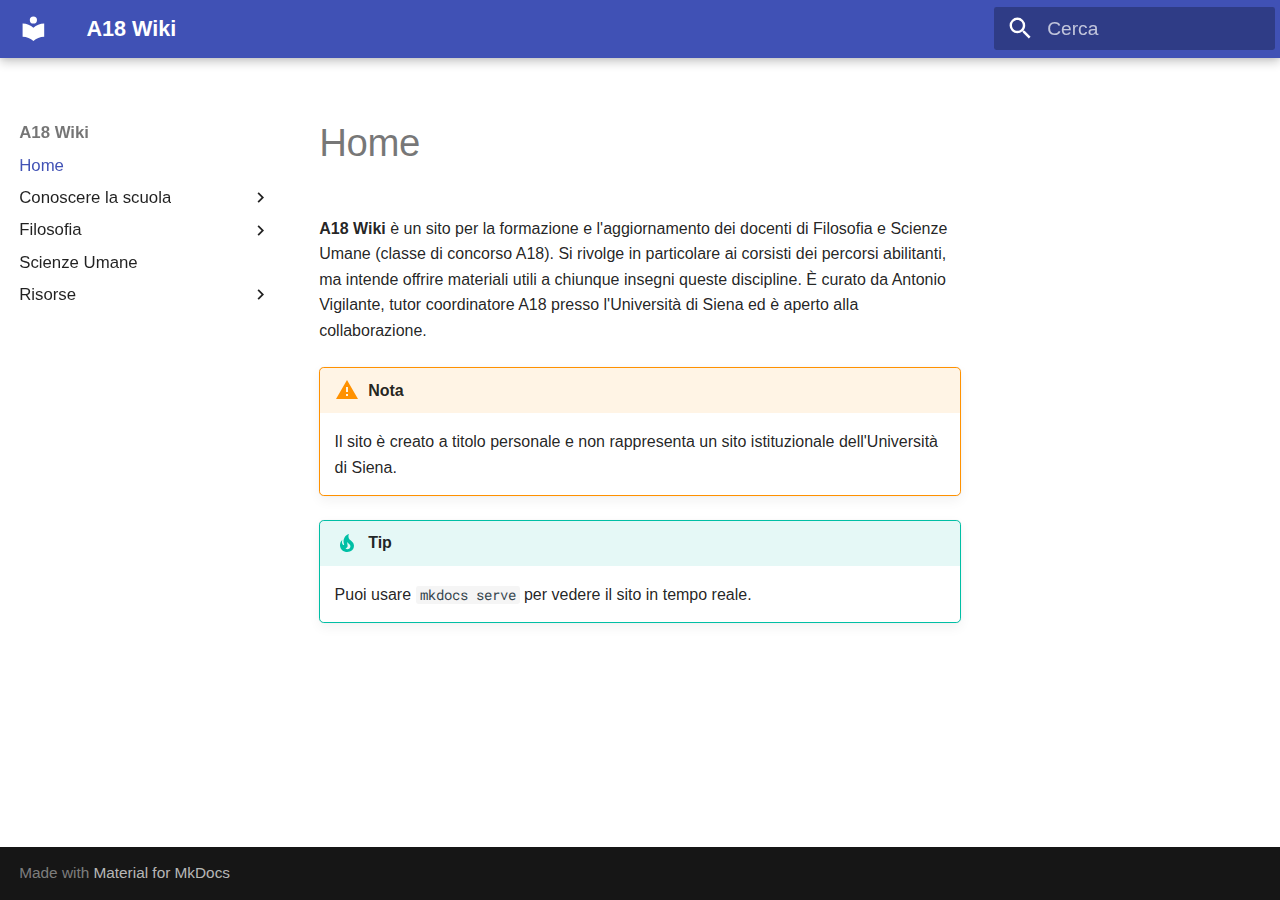
<file: index.html>
<!doctype html>
<html lang="it" class="no-js">
  <head>
    
      <meta charset="utf-8">
      <meta name="viewport" content="width=device-width,initial-scale=1">
      
      
      
      
      
        <link rel="next" href="scuola/presentazione/">
      
      
      <link rel="icon" href="assets/images/favicon.png">
      <meta name="generator" content="mkdocs-1.6.1, mkdocs-material-9.6.15">
    
    
      
        <title>A18 Wiki</title>
      
    
    
      <link rel="stylesheet" href="assets/stylesheets/main.342714a4.min.css">
      
        
        <link rel="stylesheet" href="assets/stylesheets/palette.06af60db.min.css">
      
      


    
    
      
    
    
      
        
        
        <link rel="preconnect" href="https://fonts.gstatic.com" crossorigin>
        <link rel="stylesheet" href="https://fonts.googleapis.com/css?family=Roboto:300,300i,400,400i,700,700i%7CRoboto+Mono:400,400i,700,700i&display=fallback">
        <style>:root{--md-text-font:"Roboto";--md-code-font:"Roboto Mono"}</style>
      
    
    
      <link rel="stylesheet" href="styles/extra.css">
    
    <script>__md_scope=new URL(".",location),__md_hash=e=>[...e].reduce(((e,_)=>(e<<5)-e+_.charCodeAt(0)),0),__md_get=(e,_=localStorage,t=__md_scope)=>JSON.parse(_.getItem(t.pathname+"."+e)),__md_set=(e,_,t=localStorage,a=__md_scope)=>{try{t.setItem(a.pathname+"."+e,JSON.stringify(_))}catch(e){}}</script>
    
      

    
    
    
  </head>
  
  
    
    
    
    
    
    <body dir="ltr" data-md-color-scheme="default" data-md-color-primary="indigo" data-md-color-accent="indigo">
  
    
    <input class="md-toggle" data-md-toggle="drawer" type="checkbox" id="__drawer" autocomplete="off">
    <input class="md-toggle" data-md-toggle="search" type="checkbox" id="__search" autocomplete="off">
    <label class="md-overlay" for="__drawer"></label>
    <div data-md-component="skip">
      
    </div>
    <div data-md-component="announce">
      
    </div>
    
    
      

  

<header class="md-header md-header--shadow" data-md-component="header">
  <nav class="md-header__inner md-grid" aria-label="Intestazione">
    <a href="." title="A18 Wiki" class="md-header__button md-logo" aria-label="A18 Wiki" data-md-component="logo">
      
  
  <svg xmlns="http://www.w3.org/2000/svg" viewBox="0 0 24 24"><path d="M12 8a3 3 0 0 0 3-3 3 3 0 0 0-3-3 3 3 0 0 0-3 3 3 3 0 0 0 3 3m0 3.54C9.64 9.35 6.5 8 3 8v11c3.5 0 6.64 1.35 9 3.54 2.36-2.19 5.5-3.54 9-3.54V8c-3.5 0-6.64 1.35-9 3.54"/></svg>

    </a>
    <label class="md-header__button md-icon" for="__drawer">
      
      <svg xmlns="http://www.w3.org/2000/svg" viewBox="0 0 24 24"><path d="M3 6h18v2H3zm0 5h18v2H3zm0 5h18v2H3z"/></svg>
    </label>
    <div class="md-header__title" data-md-component="header-title">
      <div class="md-header__ellipsis">
        <div class="md-header__topic">
          <span class="md-ellipsis">
            A18 Wiki
          </span>
        </div>
        <div class="md-header__topic" data-md-component="header-topic">
          <span class="md-ellipsis">
            
              Home
            
          </span>
        </div>
      </div>
    </div>
    
      
    
    
    
    
      
      
        <label class="md-header__button md-icon" for="__search">
          
          <svg xmlns="http://www.w3.org/2000/svg" viewBox="0 0 24 24"><path d="M9.5 3A6.5 6.5 0 0 1 16 9.5c0 1.61-.59 3.09-1.56 4.23l.27.27h.79l5 5-1.5 1.5-5-5v-.79l-.27-.27A6.52 6.52 0 0 1 9.5 16 6.5 6.5 0 0 1 3 9.5 6.5 6.5 0 0 1 9.5 3m0 2C7 5 5 7 5 9.5S7 14 9.5 14 14 12 14 9.5 12 5 9.5 5"/></svg>
        </label>
        <div class="md-search" data-md-component="search" role="dialog">
  <label class="md-search__overlay" for="__search"></label>
  <div class="md-search__inner" role="search">
    <form class="md-search__form" name="search">
      <input type="text" class="md-search__input" name="query" aria-label="Cerca" placeholder="Cerca" autocapitalize="off" autocorrect="off" autocomplete="off" spellcheck="false" data-md-component="search-query" required>
      <label class="md-search__icon md-icon" for="__search">
        
        <svg xmlns="http://www.w3.org/2000/svg" viewBox="0 0 24 24"><path d="M9.5 3A6.5 6.5 0 0 1 16 9.5c0 1.61-.59 3.09-1.56 4.23l.27.27h.79l5 5-1.5 1.5-5-5v-.79l-.27-.27A6.52 6.52 0 0 1 9.5 16 6.5 6.5 0 0 1 3 9.5 6.5 6.5 0 0 1 9.5 3m0 2C7 5 5 7 5 9.5S7 14 9.5 14 14 12 14 9.5 12 5 9.5 5"/></svg>
        
        <svg xmlns="http://www.w3.org/2000/svg" viewBox="0 0 24 24"><path d="M20 11v2H8l5.5 5.5-1.42 1.42L4.16 12l7.92-7.92L13.5 5.5 8 11z"/></svg>
      </label>
      <nav class="md-search__options" aria-label="Cerca">
        
        <button type="reset" class="md-search__icon md-icon" title="Cancella" aria-label="Cancella" tabindex="-1">
          
          <svg xmlns="http://www.w3.org/2000/svg" viewBox="0 0 24 24"><path d="M19 6.41 17.59 5 12 10.59 6.41 5 5 6.41 10.59 12 5 17.59 6.41 19 12 13.41 17.59 19 19 17.59 13.41 12z"/></svg>
        </button>
      </nav>
      
    </form>
    <div class="md-search__output">
      <div class="md-search__scrollwrap" tabindex="0" data-md-scrollfix>
        <div class="md-search-result" data-md-component="search-result">
          <div class="md-search-result__meta">
            Inizializza la ricerca
          </div>
          <ol class="md-search-result__list" role="presentation"></ol>
        </div>
      </div>
    </div>
  </div>
</div>
      
    
    
  </nav>
  
</header>
    
    <div class="md-container" data-md-component="container">
      
      
        
          
        
      
      <main class="md-main" data-md-component="main">
        <div class="md-main__inner md-grid">
          
            
              
              <div class="md-sidebar md-sidebar--primary" data-md-component="sidebar" data-md-type="navigation" >
                <div class="md-sidebar__scrollwrap">
                  <div class="md-sidebar__inner">
                    



<nav class="md-nav md-nav--primary" aria-label="Navigazione" data-md-level="0">
  <label class="md-nav__title" for="__drawer">
    <a href="." title="A18 Wiki" class="md-nav__button md-logo" aria-label="A18 Wiki" data-md-component="logo">
      
  
  <svg xmlns="http://www.w3.org/2000/svg" viewBox="0 0 24 24"><path d="M12 8a3 3 0 0 0 3-3 3 3 0 0 0-3-3 3 3 0 0 0-3 3 3 3 0 0 0 3 3m0 3.54C9.64 9.35 6.5 8 3 8v11c3.5 0 6.64 1.35 9 3.54 2.36-2.19 5.5-3.54 9-3.54V8c-3.5 0-6.64 1.35-9 3.54"/></svg>

    </a>
    A18 Wiki
  </label>
  
  <ul class="md-nav__list" data-md-scrollfix>
    
      
      
  
  
    
  
  
  
    <li class="md-nav__item md-nav__item--active">
      
      <input class="md-nav__toggle md-toggle" type="checkbox" id="__toc">
      
      
      
      <a href="." class="md-nav__link md-nav__link--active">
        
  
  
  <span class="md-ellipsis">
    Home
    
  </span>
  

      </a>
      
    </li>
  

    
      
      
  
  
  
  
    
    
    
    
    
    <li class="md-nav__item md-nav__item--nested">
      
        
        
        <input class="md-nav__toggle md-toggle " type="checkbox" id="__nav_2" >
        
          
          <label class="md-nav__link" for="__nav_2" id="__nav_2_label" tabindex="0">
            
  
  
  <span class="md-ellipsis">
    Conoscere la scuola
    
  </span>
  

            <span class="md-nav__icon md-icon"></span>
          </label>
        
        <nav class="md-nav" data-md-level="1" aria-labelledby="__nav_2_label" aria-expanded="false">
          <label class="md-nav__title" for="__nav_2">
            <span class="md-nav__icon md-icon"></span>
            Conoscere la scuola
          </label>
          <ul class="md-nav__list" data-md-scrollfix>
            
              
                
  
  
  
  
    <li class="md-nav__item">
      <a href="scuola/presentazione/" class="md-nav__link">
        
  
  
  <span class="md-ellipsis">
    Presentazione
    
  </span>
  

      </a>
    </li>
  

              
            
              
                
  
  
  
  
    <li class="md-nav__item">
      <a href="scuola/organismi/" class="md-nav__link">
        
  
  
  <span class="md-ellipsis">
    Gli organismi
    
  </span>
  

      </a>
    </li>
  

              
            
              
                
  
  
  
  
    <li class="md-nav__item">
      <a href="scuola/figure/" class="md-nav__link">
        
  
  
  <span class="md-ellipsis">
    Le figure
    
  </span>
  

      </a>
    </li>
  

              
            
          </ul>
        </nav>
      
    </li>
  

    
      
      
  
  
  
  
    
    
    
    
    
    <li class="md-nav__item md-nav__item--nested">
      
        
        
        <input class="md-nav__toggle md-toggle " type="checkbox" id="__nav_3" >
        
          
          <label class="md-nav__link" for="__nav_3" id="__nav_3_label" tabindex="0">
            
  
  
  <span class="md-ellipsis">
    Filosofia
    
  </span>
  

            <span class="md-nav__icon md-icon"></span>
          </label>
        
        <nav class="md-nav" data-md-level="1" aria-labelledby="__nav_3_label" aria-expanded="false">
          <label class="md-nav__title" for="__nav_3">
            <span class="md-nav__icon md-icon"></span>
            Filosofia
          </label>
          <ul class="md-nav__list" data-md-scrollfix>
            
              
                
  
  
  
  
    <li class="md-nav__item">
      <a href="filosofia/introduzione.md" class="md-nav__link">
        
  
  
  <span class="md-ellipsis">
    Introduzione
    
  </span>
  

      </a>
    </li>
  

              
            
              
                
  
  
  
  
    <li class="md-nav__item">
      <a href="filosofia/metodi.md" class="md-nav__link">
        
  
  
  <span class="md-ellipsis">
    Metodi
    
  </span>
  

      </a>
    </li>
  

              
            
          </ul>
        </nav>
      
    </li>
  

    
      
      
  
  
  
  
    <li class="md-nav__item">
      <a href="scienze-umane.md" class="md-nav__link">
        
  
  
  <span class="md-ellipsis">
    Scienze Umane
    
  </span>
  

      </a>
    </li>
  

    
      
      
  
  
  
  
    
    
    
    
    
    <li class="md-nav__item md-nav__item--nested">
      
        
        
        <input class="md-nav__toggle md-toggle " type="checkbox" id="__nav_5" >
        
          
          <label class="md-nav__link" for="__nav_5" id="__nav_5_label" tabindex="0">
            
  
  
  <span class="md-ellipsis">
    Risorse
    
  </span>
  

            <span class="md-nav__icon md-icon"></span>
          </label>
        
        <nav class="md-nav" data-md-level="1" aria-labelledby="__nav_5_label" aria-expanded="false">
          <label class="md-nav__title" for="__nav_5">
            <span class="md-nav__icon md-icon"></span>
            Risorse
          </label>
          <ul class="md-nav__list" data-md-scrollfix>
            
              
                
  
  
  
  
    <li class="md-nav__item">
      <a href="risorse/libri.md" class="md-nav__link">
        
  
  
  <span class="md-ellipsis">
    Libri
    
  </span>
  

      </a>
    </li>
  

              
            
              
                
  
  
  
  
    <li class="md-nav__item">
      <a href="risorse/siti.md" class="md-nav__link">
        
  
  
  <span class="md-ellipsis">
    Siti
    
  </span>
  

      </a>
    </li>
  

              
            
          </ul>
        </nav>
      
    </li>
  

    
  </ul>
</nav>
                  </div>
                </div>
              </div>
            
            
              
              <div class="md-sidebar md-sidebar--secondary" data-md-component="sidebar" data-md-type="toc" >
                <div class="md-sidebar__scrollwrap">
                  <div class="md-sidebar__inner">
                    

<nav class="md-nav md-nav--secondary" aria-label="Indice">
  
  
  
  
</nav>
                  </div>
                </div>
              </div>
            
          
          
            <div class="md-content" data-md-component="content">
              <article class="md-content__inner md-typeset">
                
                  



  <h1>Home</h1>

<p><strong>A18 Wiki</strong> è un sito per la formazione e l'aggiornamento dei docenti di Filosofia e Scienze Umane (classe di concorso A18).
Si rivolge in particolare ai corsisti dei percorsi abilitanti, ma intende offrire materiali utili a chiunque insegni queste discipline.
È curato da Antonio Vigilante, tutor coordinatore A18 presso l'Università di Siena ed è aperto alla collaborazione.</p>
<div class="admonition warning">
<p class="admonition-title">Nota</p>
<p>Il sito è creato a titolo personale e non rappresenta un sito istituzionale dell'Università di Siena.</p>
</div>
<div class="admonition tip">
<p class="admonition-title">Tip</p>
<p>Puoi usare <code>mkdocs serve</code> per vedere il sito in tempo reale.</p>
</div>












                
              </article>
            </div>
          
          
<script>var target=document.getElementById(location.hash.slice(1));target&&target.name&&(target.checked=target.name.startsWith("__tabbed_"))</script>
        </div>
        
      </main>
      
        <footer class="md-footer">
  
  <div class="md-footer-meta md-typeset">
    <div class="md-footer-meta__inner md-grid">
      <div class="md-copyright">
  
  
    Made with
    <a href="https://squidfunk.github.io/mkdocs-material/" target="_blank" rel="noopener">
      Material for MkDocs
    </a>
  
</div>
      
    </div>
  </div>
</footer>
      
    </div>
    <div class="md-dialog" data-md-component="dialog">
      <div class="md-dialog__inner md-typeset"></div>
    </div>
    
    
    
      
      <script id="__config" type="application/json">{"base": ".", "features": [], "search": "assets/javascripts/workers/search.d50fe291.min.js", "tags": null, "translations": {"clipboard.copied": "Copiato", "clipboard.copy": "Copia", "search.result.more.one": "1 altro in questa pagina", "search.result.more.other": "# altri in questa pagina", "search.result.none": "Nessun documento trovato", "search.result.one": "1 documento trovato", "search.result.other": "# documenti trovati", "search.result.placeholder": "Scrivi per iniziare a cercare", "search.result.term.missing": "Non presente", "select.version": "Seleziona la versione"}, "version": null}</script>
    
    
      <script src="assets/javascripts/bundle.56ea9cef.min.js"></script>
      
    
  </body>
</html>
</file>
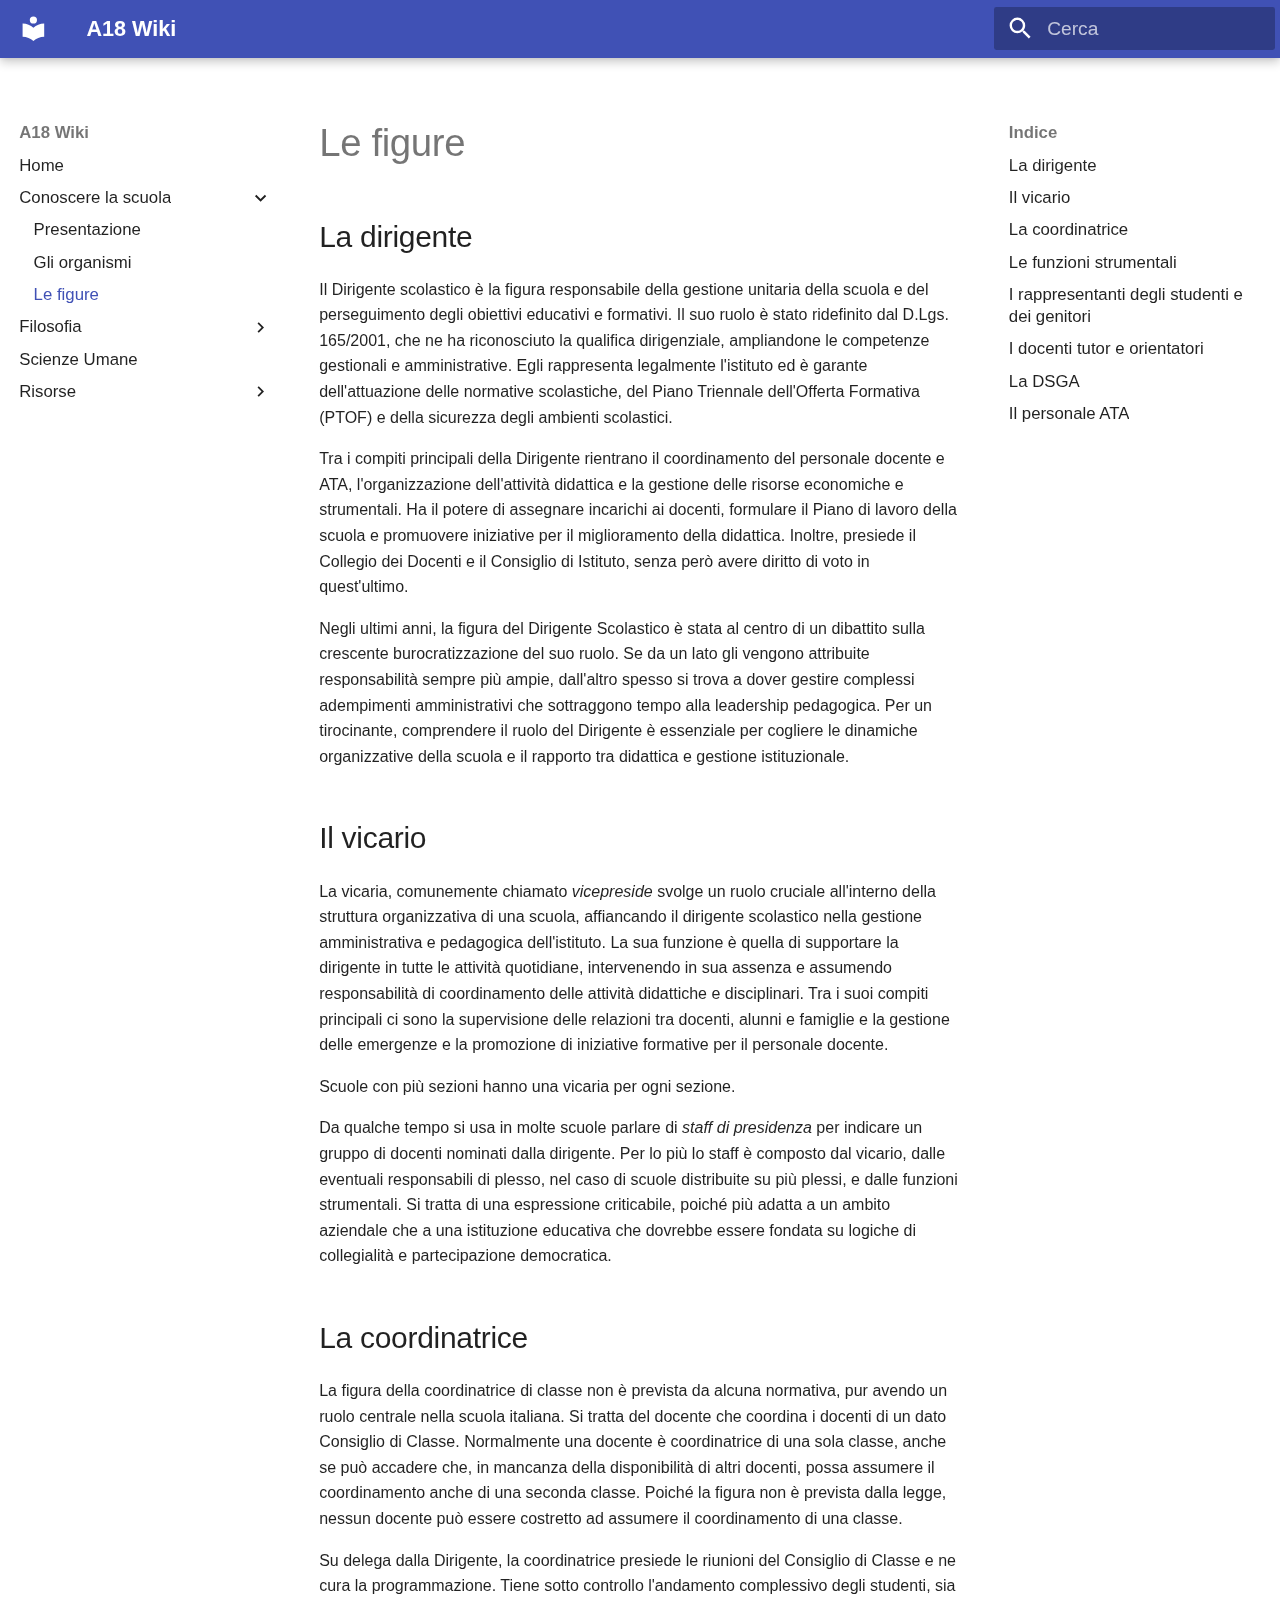
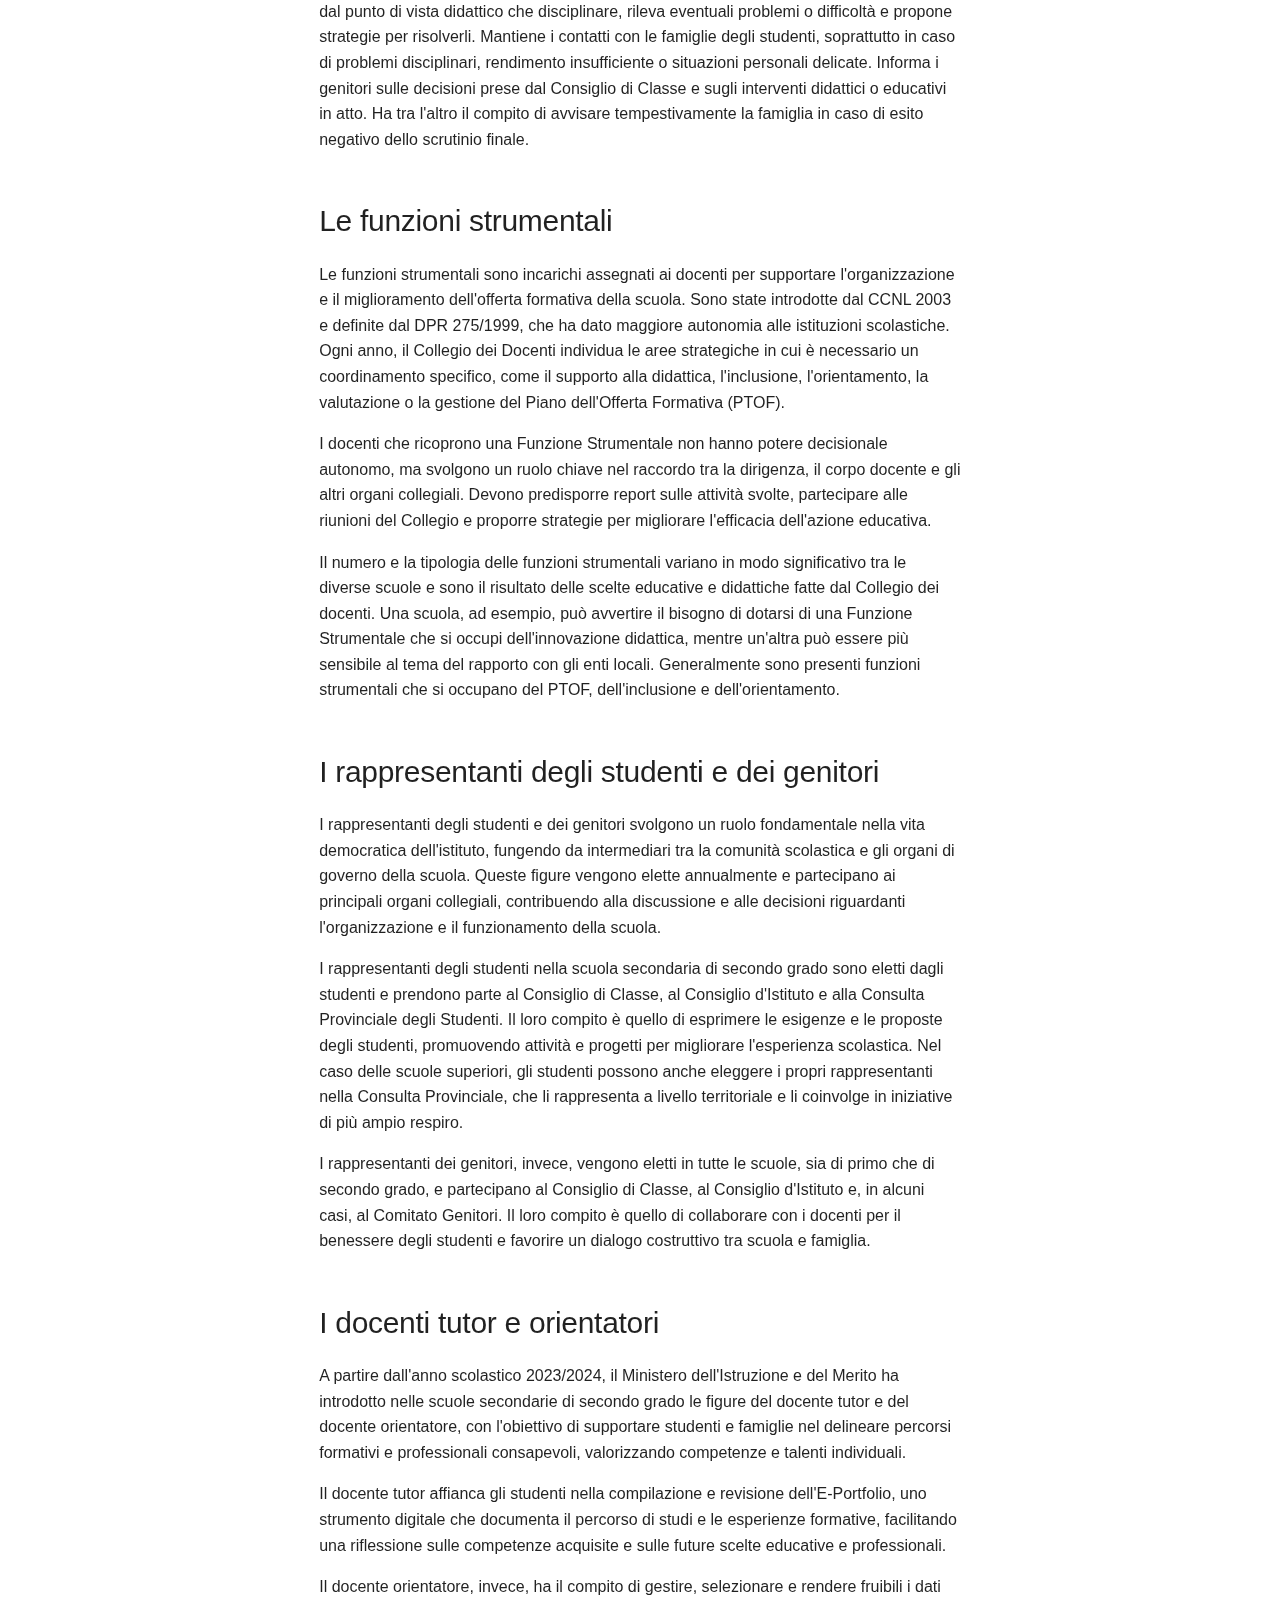
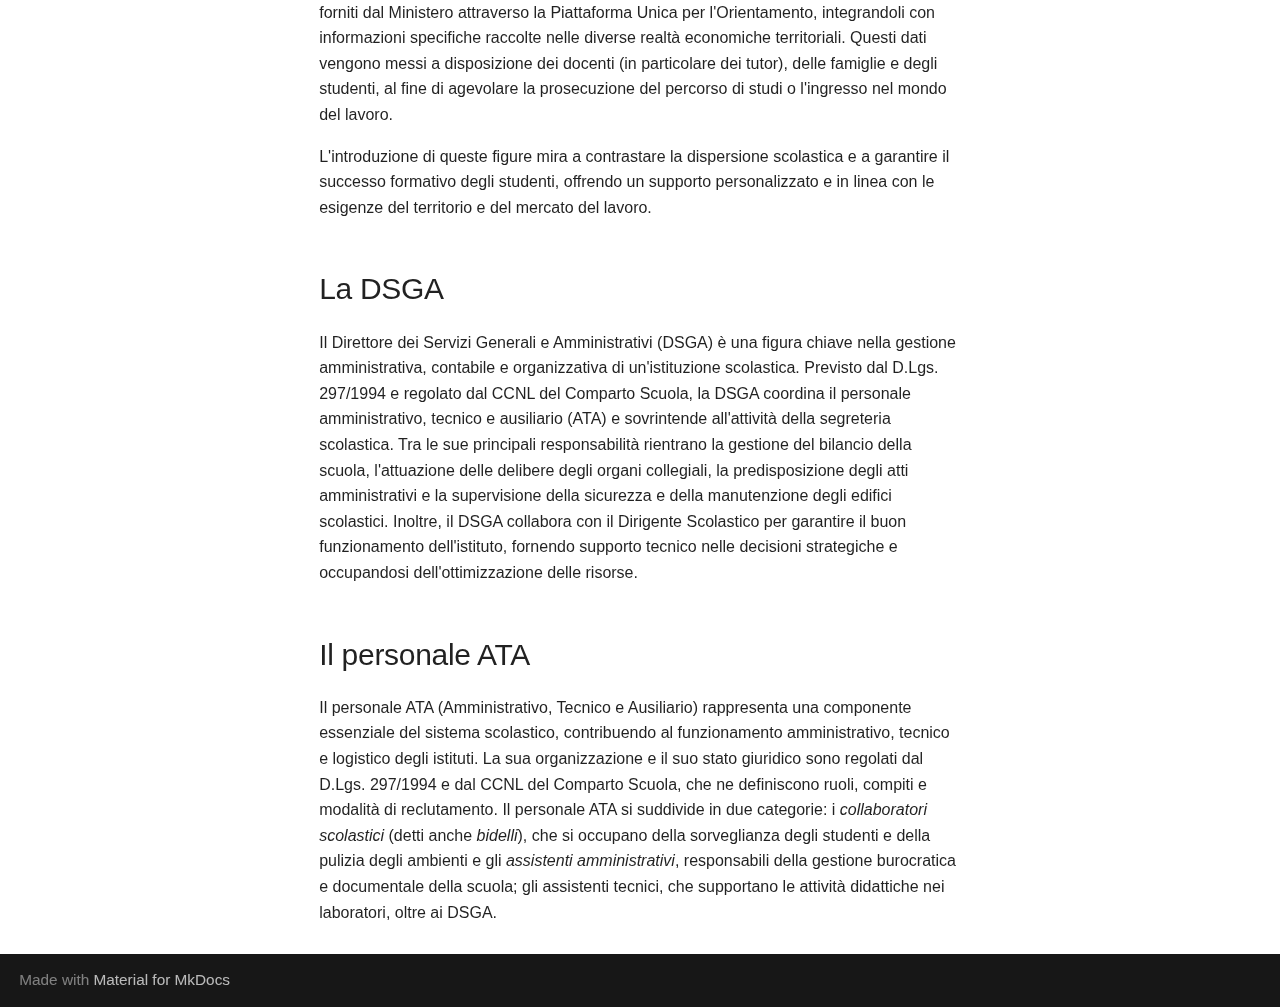
<file: scuola/figure/index.html>
<!doctype html>
<html lang="it" class="no-js">
  <head>
    
      <meta charset="utf-8">
      <meta name="viewport" content="width=device-width,initial-scale=1">
      
      
      
      
        <link rel="prev" href="../organismi/">
      
      
      
      <link rel="icon" href="../../assets/images/favicon.png">
      <meta name="generator" content="mkdocs-1.6.1, mkdocs-material-9.6.15">
    
    
      
        <title>Le figure - A18 Wiki</title>
      
    
    
      <link rel="stylesheet" href="../../assets/stylesheets/main.342714a4.min.css">
      
        
        <link rel="stylesheet" href="../../assets/stylesheets/palette.06af60db.min.css">
      
      


    
    
      
    
    
      
        
        
        <link rel="preconnect" href="https://fonts.gstatic.com" crossorigin>
        <link rel="stylesheet" href="https://fonts.googleapis.com/css?family=Roboto:300,300i,400,400i,700,700i%7CRoboto+Mono:400,400i,700,700i&display=fallback">
        <style>:root{--md-text-font:"Roboto";--md-code-font:"Roboto Mono"}</style>
      
    
    
      <link rel="stylesheet" href="../../styles/extra.css">
    
    <script>__md_scope=new URL("../..",location),__md_hash=e=>[...e].reduce(((e,_)=>(e<<5)-e+_.charCodeAt(0)),0),__md_get=(e,_=localStorage,t=__md_scope)=>JSON.parse(_.getItem(t.pathname+"."+e)),__md_set=(e,_,t=localStorage,a=__md_scope)=>{try{t.setItem(a.pathname+"."+e,JSON.stringify(_))}catch(e){}}</script>
    
      

    
    
    
  </head>
  
  
    
    
    
    
    
    <body dir="ltr" data-md-color-scheme="default" data-md-color-primary="indigo" data-md-color-accent="indigo">
  
    
    <input class="md-toggle" data-md-toggle="drawer" type="checkbox" id="__drawer" autocomplete="off">
    <input class="md-toggle" data-md-toggle="search" type="checkbox" id="__search" autocomplete="off">
    <label class="md-overlay" for="__drawer"></label>
    <div data-md-component="skip">
      
        
        <a href="#le-figure" class="md-skip">
          Vai al contenuto
        </a>
      
    </div>
    <div data-md-component="announce">
      
    </div>
    
    
      

  

<header class="md-header md-header--shadow" data-md-component="header">
  <nav class="md-header__inner md-grid" aria-label="Intestazione">
    <a href="../.." title="A18 Wiki" class="md-header__button md-logo" aria-label="A18 Wiki" data-md-component="logo">
      
  
  <svg xmlns="http://www.w3.org/2000/svg" viewBox="0 0 24 24"><path d="M12 8a3 3 0 0 0 3-3 3 3 0 0 0-3-3 3 3 0 0 0-3 3 3 3 0 0 0 3 3m0 3.54C9.64 9.35 6.5 8 3 8v11c3.5 0 6.64 1.35 9 3.54 2.36-2.19 5.5-3.54 9-3.54V8c-3.5 0-6.64 1.35-9 3.54"/></svg>

    </a>
    <label class="md-header__button md-icon" for="__drawer">
      
      <svg xmlns="http://www.w3.org/2000/svg" viewBox="0 0 24 24"><path d="M3 6h18v2H3zm0 5h18v2H3zm0 5h18v2H3z"/></svg>
    </label>
    <div class="md-header__title" data-md-component="header-title">
      <div class="md-header__ellipsis">
        <div class="md-header__topic">
          <span class="md-ellipsis">
            A18 Wiki
          </span>
        </div>
        <div class="md-header__topic" data-md-component="header-topic">
          <span class="md-ellipsis">
            
              Le figure
            
          </span>
        </div>
      </div>
    </div>
    
      
    
    
    
    
      
      
        <label class="md-header__button md-icon" for="__search">
          
          <svg xmlns="http://www.w3.org/2000/svg" viewBox="0 0 24 24"><path d="M9.5 3A6.5 6.5 0 0 1 16 9.5c0 1.61-.59 3.09-1.56 4.23l.27.27h.79l5 5-1.5 1.5-5-5v-.79l-.27-.27A6.52 6.52 0 0 1 9.5 16 6.5 6.5 0 0 1 3 9.5 6.5 6.5 0 0 1 9.5 3m0 2C7 5 5 7 5 9.5S7 14 9.5 14 14 12 14 9.5 12 5 9.5 5"/></svg>
        </label>
        <div class="md-search" data-md-component="search" role="dialog">
  <label class="md-search__overlay" for="__search"></label>
  <div class="md-search__inner" role="search">
    <form class="md-search__form" name="search">
      <input type="text" class="md-search__input" name="query" aria-label="Cerca" placeholder="Cerca" autocapitalize="off" autocorrect="off" autocomplete="off" spellcheck="false" data-md-component="search-query" required>
      <label class="md-search__icon md-icon" for="__search">
        
        <svg xmlns="http://www.w3.org/2000/svg" viewBox="0 0 24 24"><path d="M9.5 3A6.5 6.5 0 0 1 16 9.5c0 1.61-.59 3.09-1.56 4.23l.27.27h.79l5 5-1.5 1.5-5-5v-.79l-.27-.27A6.52 6.52 0 0 1 9.5 16 6.5 6.5 0 0 1 3 9.5 6.5 6.5 0 0 1 9.5 3m0 2C7 5 5 7 5 9.5S7 14 9.5 14 14 12 14 9.5 12 5 9.5 5"/></svg>
        
        <svg xmlns="http://www.w3.org/2000/svg" viewBox="0 0 24 24"><path d="M20 11v2H8l5.5 5.5-1.42 1.42L4.16 12l7.92-7.92L13.5 5.5 8 11z"/></svg>
      </label>
      <nav class="md-search__options" aria-label="Cerca">
        
        <button type="reset" class="md-search__icon md-icon" title="Cancella" aria-label="Cancella" tabindex="-1">
          
          <svg xmlns="http://www.w3.org/2000/svg" viewBox="0 0 24 24"><path d="M19 6.41 17.59 5 12 10.59 6.41 5 5 6.41 10.59 12 5 17.59 6.41 19 12 13.41 17.59 19 19 17.59 13.41 12z"/></svg>
        </button>
      </nav>
      
    </form>
    <div class="md-search__output">
      <div class="md-search__scrollwrap" tabindex="0" data-md-scrollfix>
        <div class="md-search-result" data-md-component="search-result">
          <div class="md-search-result__meta">
            Inizializza la ricerca
          </div>
          <ol class="md-search-result__list" role="presentation"></ol>
        </div>
      </div>
    </div>
  </div>
</div>
      
    
    
  </nav>
  
</header>
    
    <div class="md-container" data-md-component="container">
      
      
        
          
        
      
      <main class="md-main" data-md-component="main">
        <div class="md-main__inner md-grid">
          
            
              
              <div class="md-sidebar md-sidebar--primary" data-md-component="sidebar" data-md-type="navigation" >
                <div class="md-sidebar__scrollwrap">
                  <div class="md-sidebar__inner">
                    



<nav class="md-nav md-nav--primary" aria-label="Navigazione" data-md-level="0">
  <label class="md-nav__title" for="__drawer">
    <a href="../.." title="A18 Wiki" class="md-nav__button md-logo" aria-label="A18 Wiki" data-md-component="logo">
      
  
  <svg xmlns="http://www.w3.org/2000/svg" viewBox="0 0 24 24"><path d="M12 8a3 3 0 0 0 3-3 3 3 0 0 0-3-3 3 3 0 0 0-3 3 3 3 0 0 0 3 3m0 3.54C9.64 9.35 6.5 8 3 8v11c3.5 0 6.64 1.35 9 3.54 2.36-2.19 5.5-3.54 9-3.54V8c-3.5 0-6.64 1.35-9 3.54"/></svg>

    </a>
    A18 Wiki
  </label>
  
  <ul class="md-nav__list" data-md-scrollfix>
    
      
      
  
  
  
  
    <li class="md-nav__item">
      <a href="../.." class="md-nav__link">
        
  
  
  <span class="md-ellipsis">
    Home
    
  </span>
  

      </a>
    </li>
  

    
      
      
  
  
    
  
  
  
    
    
    
    
    
    <li class="md-nav__item md-nav__item--active md-nav__item--nested">
      
        
        
        <input class="md-nav__toggle md-toggle " type="checkbox" id="__nav_2" checked>
        
          
          <label class="md-nav__link" for="__nav_2" id="__nav_2_label" tabindex="0">
            
  
  
  <span class="md-ellipsis">
    Conoscere la scuola
    
  </span>
  

            <span class="md-nav__icon md-icon"></span>
          </label>
        
        <nav class="md-nav" data-md-level="1" aria-labelledby="__nav_2_label" aria-expanded="true">
          <label class="md-nav__title" for="__nav_2">
            <span class="md-nav__icon md-icon"></span>
            Conoscere la scuola
          </label>
          <ul class="md-nav__list" data-md-scrollfix>
            
              
                
  
  
  
  
    <li class="md-nav__item">
      <a href="../presentazione/" class="md-nav__link">
        
  
  
  <span class="md-ellipsis">
    Presentazione
    
  </span>
  

      </a>
    </li>
  

              
            
              
                
  
  
  
  
    <li class="md-nav__item">
      <a href="../organismi/" class="md-nav__link">
        
  
  
  <span class="md-ellipsis">
    Gli organismi
    
  </span>
  

      </a>
    </li>
  

              
            
              
                
  
  
    
  
  
  
    <li class="md-nav__item md-nav__item--active">
      
      <input class="md-nav__toggle md-toggle" type="checkbox" id="__toc">
      
      
        
      
      
        <label class="md-nav__link md-nav__link--active" for="__toc">
          
  
  
  <span class="md-ellipsis">
    Le figure
    
  </span>
  

          <span class="md-nav__icon md-icon"></span>
        </label>
      
      <a href="./" class="md-nav__link md-nav__link--active">
        
  
  
  <span class="md-ellipsis">
    Le figure
    
  </span>
  

      </a>
      
        

<nav class="md-nav md-nav--secondary" aria-label="Indice">
  
  
  
    
  
  
    <label class="md-nav__title" for="__toc">
      <span class="md-nav__icon md-icon"></span>
      Indice
    </label>
    <ul class="md-nav__list" data-md-component="toc" data-md-scrollfix>
      
        <li class="md-nav__item">
  <a href="#la-dirigente" class="md-nav__link">
    <span class="md-ellipsis">
      La dirigente
    </span>
  </a>
  
</li>
      
        <li class="md-nav__item">
  <a href="#il-vicario" class="md-nav__link">
    <span class="md-ellipsis">
      Il vicario
    </span>
  </a>
  
</li>
      
        <li class="md-nav__item">
  <a href="#la-coordinatrice" class="md-nav__link">
    <span class="md-ellipsis">
      La coordinatrice
    </span>
  </a>
  
</li>
      
        <li class="md-nav__item">
  <a href="#le-funzioni-strumentali" class="md-nav__link">
    <span class="md-ellipsis">
      Le funzioni strumentali
    </span>
  </a>
  
</li>
      
        <li class="md-nav__item">
  <a href="#i-rappresentanti-degli-studenti-e-dei-genitori" class="md-nav__link">
    <span class="md-ellipsis">
      I rappresentanti degli studenti e dei genitori
    </span>
  </a>
  
</li>
      
        <li class="md-nav__item">
  <a href="#i-docenti-tutor-e-orientatori" class="md-nav__link">
    <span class="md-ellipsis">
      I docenti tutor e orientatori
    </span>
  </a>
  
</li>
      
        <li class="md-nav__item">
  <a href="#la-dsga" class="md-nav__link">
    <span class="md-ellipsis">
      La DSGA
    </span>
  </a>
  
</li>
      
        <li class="md-nav__item">
  <a href="#il-personale-ata" class="md-nav__link">
    <span class="md-ellipsis">
      Il personale ATA
    </span>
  </a>
  
</li>
      
    </ul>
  
</nav>
      
    </li>
  

              
            
          </ul>
        </nav>
      
    </li>
  

    
      
      
  
  
  
  
    
    
    
    
    
    <li class="md-nav__item md-nav__item--nested">
      
        
        
        <input class="md-nav__toggle md-toggle " type="checkbox" id="__nav_3" >
        
          
          <label class="md-nav__link" for="__nav_3" id="__nav_3_label" tabindex="0">
            
  
  
  <span class="md-ellipsis">
    Filosofia
    
  </span>
  

            <span class="md-nav__icon md-icon"></span>
          </label>
        
        <nav class="md-nav" data-md-level="1" aria-labelledby="__nav_3_label" aria-expanded="false">
          <label class="md-nav__title" for="__nav_3">
            <span class="md-nav__icon md-icon"></span>
            Filosofia
          </label>
          <ul class="md-nav__list" data-md-scrollfix>
            
              
                
  
  
  
  
    <li class="md-nav__item">
      <a href="../../filosofia/introduzione.md" class="md-nav__link">
        
  
  
  <span class="md-ellipsis">
    Introduzione
    
  </span>
  

      </a>
    </li>
  

              
            
              
                
  
  
  
  
    <li class="md-nav__item">
      <a href="../../filosofia/metodi.md" class="md-nav__link">
        
  
  
  <span class="md-ellipsis">
    Metodi
    
  </span>
  

      </a>
    </li>
  

              
            
          </ul>
        </nav>
      
    </li>
  

    
      
      
  
  
  
  
    <li class="md-nav__item">
      <a href="../../scienze-umane.md" class="md-nav__link">
        
  
  
  <span class="md-ellipsis">
    Scienze Umane
    
  </span>
  

      </a>
    </li>
  

    
      
      
  
  
  
  
    
    
    
    
    
    <li class="md-nav__item md-nav__item--nested">
      
        
        
        <input class="md-nav__toggle md-toggle " type="checkbox" id="__nav_5" >
        
          
          <label class="md-nav__link" for="__nav_5" id="__nav_5_label" tabindex="0">
            
  
  
  <span class="md-ellipsis">
    Risorse
    
  </span>
  

            <span class="md-nav__icon md-icon"></span>
          </label>
        
        <nav class="md-nav" data-md-level="1" aria-labelledby="__nav_5_label" aria-expanded="false">
          <label class="md-nav__title" for="__nav_5">
            <span class="md-nav__icon md-icon"></span>
            Risorse
          </label>
          <ul class="md-nav__list" data-md-scrollfix>
            
              
                
  
  
  
  
    <li class="md-nav__item">
      <a href="../../risorse/libri.md" class="md-nav__link">
        
  
  
  <span class="md-ellipsis">
    Libri
    
  </span>
  

      </a>
    </li>
  

              
            
              
                
  
  
  
  
    <li class="md-nav__item">
      <a href="../../risorse/siti.md" class="md-nav__link">
        
  
  
  <span class="md-ellipsis">
    Siti
    
  </span>
  

      </a>
    </li>
  

              
            
          </ul>
        </nav>
      
    </li>
  

    
  </ul>
</nav>
                  </div>
                </div>
              </div>
            
            
              
              <div class="md-sidebar md-sidebar--secondary" data-md-component="sidebar" data-md-type="toc" >
                <div class="md-sidebar__scrollwrap">
                  <div class="md-sidebar__inner">
                    

<nav class="md-nav md-nav--secondary" aria-label="Indice">
  
  
  
    
  
  
    <label class="md-nav__title" for="__toc">
      <span class="md-nav__icon md-icon"></span>
      Indice
    </label>
    <ul class="md-nav__list" data-md-component="toc" data-md-scrollfix>
      
        <li class="md-nav__item">
  <a href="#la-dirigente" class="md-nav__link">
    <span class="md-ellipsis">
      La dirigente
    </span>
  </a>
  
</li>
      
        <li class="md-nav__item">
  <a href="#il-vicario" class="md-nav__link">
    <span class="md-ellipsis">
      Il vicario
    </span>
  </a>
  
</li>
      
        <li class="md-nav__item">
  <a href="#la-coordinatrice" class="md-nav__link">
    <span class="md-ellipsis">
      La coordinatrice
    </span>
  </a>
  
</li>
      
        <li class="md-nav__item">
  <a href="#le-funzioni-strumentali" class="md-nav__link">
    <span class="md-ellipsis">
      Le funzioni strumentali
    </span>
  </a>
  
</li>
      
        <li class="md-nav__item">
  <a href="#i-rappresentanti-degli-studenti-e-dei-genitori" class="md-nav__link">
    <span class="md-ellipsis">
      I rappresentanti degli studenti e dei genitori
    </span>
  </a>
  
</li>
      
        <li class="md-nav__item">
  <a href="#i-docenti-tutor-e-orientatori" class="md-nav__link">
    <span class="md-ellipsis">
      I docenti tutor e orientatori
    </span>
  </a>
  
</li>
      
        <li class="md-nav__item">
  <a href="#la-dsga" class="md-nav__link">
    <span class="md-ellipsis">
      La DSGA
    </span>
  </a>
  
</li>
      
        <li class="md-nav__item">
  <a href="#il-personale-ata" class="md-nav__link">
    <span class="md-ellipsis">
      Il personale ATA
    </span>
  </a>
  
</li>
      
    </ul>
  
</nav>
                  </div>
                </div>
              </div>
            
          
          
            <div class="md-content" data-md-component="content">
              <article class="md-content__inner md-typeset">
                
                  



<h1 id="le-figure">Le figure</h1>
<h2 id="la-dirigente">La dirigente</h2>
<p>Il Dirigente scolastico è la figura responsabile della gestione unitaria
della scuola e del perseguimento degli obiettivi educativi e formativi.
Il suo ruolo è stato ridefinito dal D.Lgs. 165/2001, che ne ha
riconosciuto la qualifica dirigenziale, ampliandone le competenze
gestionali e amministrative. Egli rappresenta legalmente l'istituto ed è
garante dell'attuazione delle normative scolastiche, del Piano Triennale
dell'Offerta Formativa (PTOF) e della sicurezza degli ambienti
scolastici.</p>
<p>Tra i compiti principali della Dirigente rientrano il coordinamento del
personale docente e ATA, l'organizzazione dell'attività didattica e la
gestione delle risorse economiche e strumentali. Ha il potere di
assegnare incarichi ai docenti, formulare il Piano di lavoro della
scuola e promuovere iniziative per il miglioramento della didattica.
Inoltre, presiede il Collegio dei Docenti e il Consiglio di Istituto,
senza però avere diritto di voto in quest'ultimo.</p>
<p>Negli ultimi anni, la figura del Dirigente Scolastico è stata al centro
di un dibattito sulla crescente burocratizzazione del suo ruolo. Se da
un lato gli vengono attribuite responsabilità sempre più ampie,
dall'altro spesso si trova a dover gestire complessi adempimenti
amministrativi che sottraggono tempo alla leadership pedagogica. Per un
tirocinante, comprendere il ruolo del Dirigente è essenziale per
cogliere le dinamiche organizzative della scuola e il rapporto tra
didattica e gestione istituzionale.</p>
<h2 id="il-vicario">Il vicario</h2>
<p>La vicaria, comunemente chiamato <em>vicepreside</em> svolge un ruolo cruciale
all'interno della struttura organizzativa di una scuola, affiancando il
dirigente scolastico nella gestione amministrativa e pedagogica
dell'istituto. La sua funzione è quella di supportare la dirigente in
tutte le attività quotidiane, intervenendo in sua assenza e assumendo
responsabilità di coordinamento delle attività didattiche e
disciplinari. Tra i suoi compiti principali ci sono la supervisione
delle relazioni tra docenti, alunni e famiglie e la gestione delle
emergenze e la promozione di iniziative formative per il personale
docente.</p>
<p>Scuole con più sezioni hanno una vicaria per ogni sezione.</p>
<p>Da qualche tempo si usa in molte scuole parlare di <em>staff di presidenza</em>
per indicare un gruppo di docenti nominati dalla dirigente. Per lo più
lo staff è composto dal vicario, dalle eventuali responsabili di plesso,
nel caso di scuole distribuite su più plessi, e dalle funzioni
strumentali. Si tratta di una espressione criticabile, poiché più adatta
a un ambito aziendale che a una istituzione educativa che dovrebbe
essere fondata su logiche di collegialità e partecipazione democratica.</p>
<h2 id="la-coordinatrice">La coordinatrice</h2>
<p>La figura della coordinatrice di classe non è prevista da alcuna
normativa, pur avendo un ruolo centrale nella scuola italiana. Si tratta
del docente che coordina i docenti di un dato Consiglio di Classe.
Normalmente una docente è coordinatrice di una sola classe, anche se può
accadere che, in mancanza della disponibilità di altri docenti, possa
assumere il coordinamento anche di una seconda classe. Poiché la figura
non è prevista dalla legge, nessun docente può essere costretto ad
assumere il coordinamento di una classe.</p>
<p>Su delega dalla Dirigente, la coordinatrice presiede le riunioni del
Consiglio di Classe e ne cura la programmazione. Tiene sotto controllo
l'andamento complessivo degli studenti, sia dal punto di vista didattico
che disciplinare, rileva eventuali problemi o difficoltà e propone
strategie per risolverli. Mantiene i contatti con le famiglie degli
studenti, soprattutto in caso di problemi disciplinari, rendimento
insufficiente o situazioni personali delicate. Informa i genitori sulle
decisioni prese dal Consiglio di Classe e sugli interventi didattici o
educativi in atto. Ha tra l'altro il compito di avvisare tempestivamente
la famiglia in caso di esito negativo dello scrutinio finale.</p>
<h2 id="le-funzioni-strumentali">Le funzioni strumentali</h2>
<p>Le funzioni strumentali sono incarichi assegnati ai docenti per
supportare l'organizzazione e il miglioramento dell'offerta formativa
della scuola. Sono state introdotte dal CCNL 2003 e definite dal DPR
275/1999, che ha dato maggiore autonomia alle istituzioni scolastiche.
Ogni anno, il Collegio dei Docenti individua le aree strategiche in cui
è necessario un coordinamento specifico, come il supporto alla
didattica, l'inclusione, l'orientamento, la valutazione o la gestione
del Piano dell'Offerta Formativa (PTOF).</p>
<p>I docenti che ricoprono una Funzione Strumentale non hanno potere
decisionale autonomo, ma svolgono un ruolo chiave nel raccordo tra la
dirigenza, il corpo docente e gli altri organi collegiali. Devono
predisporre report sulle attività svolte, partecipare alle riunioni del
Collegio e proporre strategie per migliorare l'efficacia dell'azione
educativa.</p>
<p>Il numero e la tipologia delle funzioni strumentali variano in modo
significativo tra le diverse scuole e sono il risultato delle scelte
educative e didattiche fatte dal Collegio dei docenti. Una scuola, ad
esempio, può avvertire il bisogno di dotarsi di una Funzione Strumentale
che si occupi dell'innovazione didattica, mentre un'altra può essere più
sensibile al tema del rapporto con gli enti locali. Generalmente sono
presenti funzioni strumentali che si occupano del PTOF, dell'inclusione
e dell'orientamento.</p>
<h2 id="i-rappresentanti-degli-studenti-e-dei-genitori">I rappresentanti degli studenti e dei genitori</h2>
<p>I rappresentanti degli studenti e dei genitori svolgono un ruolo
fondamentale nella vita democratica dell'istituto, fungendo da
intermediari tra la comunità scolastica e gli organi di governo della
scuola. Queste figure vengono elette annualmente e partecipano ai
principali organi collegiali, contribuendo alla discussione e alle
decisioni riguardanti l'organizzazione e il funzionamento della scuola.</p>
<p>I rappresentanti degli studenti nella scuola secondaria di secondo grado
sono eletti dagli studenti e prendono parte al Consiglio di Classe, al
Consiglio d'Istituto e alla Consulta Provinciale degli Studenti. Il loro
compito è quello di esprimere le esigenze e le proposte degli studenti,
promuovendo attività e progetti per migliorare l'esperienza scolastica.
Nel caso delle scuole superiori, gli studenti possono anche eleggere i
propri rappresentanti nella Consulta Provinciale, che li rappresenta a
livello territoriale e li coinvolge in iniziative di più ampio respiro.</p>
<p>I rappresentanti dei genitori, invece, vengono eletti in tutte le
scuole, sia di primo che di secondo grado, e partecipano al Consiglio di
Classe, al Consiglio d'Istituto e, in alcuni casi, al Comitato Genitori.
Il loro compito è quello di collaborare con i docenti per il benessere
degli studenti e favorire un dialogo costruttivo tra scuola e famiglia.</p>
<h2 id="i-docenti-tutor-e-orientatori">I docenti tutor e orientatori</h2>
<p>A partire dall'anno scolastico 2023/2024, il Ministero dell'Istruzione e
del Merito ha introdotto nelle scuole secondarie di secondo grado le
figure del docente tutor e del docente orientatore, con l'obiettivo di
supportare studenti e famiglie nel delineare percorsi formativi e
professionali consapevoli, valorizzando competenze e talenti
individuali.</p>
<p>Il docente tutor affianca gli studenti nella compilazione e revisione
dell'E-Portfolio, uno strumento digitale che documenta il percorso di
studi e le esperienze formative, facilitando una riflessione sulle
competenze acquisite e sulle future scelte educative e professionali.</p>
<p>Il docente orientatore, invece, ha il compito di gestire, selezionare e
rendere fruibili i dati forniti dal Ministero attraverso la Piattaforma
Unica per l'Orientamento, integrandoli con informazioni specifiche
raccolte nelle diverse realtà economiche territoriali. Questi dati
vengono messi a disposizione dei docenti (in particolare dei tutor),
delle famiglie e degli studenti, al fine di agevolare la prosecuzione
del percorso di studi o l'ingresso nel mondo del lavoro.</p>
<p>L'introduzione di queste figure mira a contrastare la dispersione
scolastica e a garantire il successo formativo degli studenti, offrendo
un supporto personalizzato e in linea con le esigenze del territorio e
del mercato del lavoro.</p>
<h2 id="la-dsga">La DSGA</h2>
<p>Il Direttore dei Servizi Generali e Amministrativi (DSGA) è una figura
chiave nella gestione amministrativa, contabile e organizzativa di
un'istituzione scolastica. Previsto dal D.Lgs. 297/1994 e regolato dal
CCNL del Comparto Scuola, la DSGA coordina il personale amministrativo,
tecnico e ausiliario (ATA) e sovrintende all'attività della segreteria
scolastica. Tra le sue principali responsabilità rientrano la gestione
del bilancio della scuola, l'attuazione delle delibere degli organi
collegiali, la predisposizione degli atti amministrativi e la
supervisione della sicurezza e della manutenzione degli edifici
scolastici. Inoltre, il DSGA collabora con il Dirigente Scolastico per
garantire il buon funzionamento dell'istituto, fornendo supporto tecnico
nelle decisioni strategiche e occupandosi dell'ottimizzazione delle
risorse.</p>
<h2 id="il-personale-ata">Il personale ATA</h2>
<p>Il personale ATA (Amministrativo, Tecnico e Ausiliario) rappresenta una
componente essenziale del sistema scolastico, contribuendo al
funzionamento amministrativo, tecnico e logistico degli istituti. La sua
organizzazione e il suo stato giuridico sono regolati dal D.Lgs.
297/1994 e dal CCNL del Comparto Scuola, che ne definiscono ruoli,
compiti e modalità di reclutamento. Il personale ATA si suddivide in due
categorie: i <em>collaboratori scolastici</em> (detti anche <em>bidelli</em>), che si
occupano della sorveglianza degli studenti e della pulizia degli
ambienti e gli <em>assistenti amministrativi</em>, responsabili della gestione
burocratica e documentale della scuola; gli assistenti tecnici, che
supportano le attività didattiche nei laboratori, oltre ai DSGA.</p>












                
              </article>
            </div>
          
          
<script>var target=document.getElementById(location.hash.slice(1));target&&target.name&&(target.checked=target.name.startsWith("__tabbed_"))</script>
        </div>
        
      </main>
      
        <footer class="md-footer">
  
  <div class="md-footer-meta md-typeset">
    <div class="md-footer-meta__inner md-grid">
      <div class="md-copyright">
  
  
    Made with
    <a href="https://squidfunk.github.io/mkdocs-material/" target="_blank" rel="noopener">
      Material for MkDocs
    </a>
  
</div>
      
    </div>
  </div>
</footer>
      
    </div>
    <div class="md-dialog" data-md-component="dialog">
      <div class="md-dialog__inner md-typeset"></div>
    </div>
    
    
    
      
      <script id="__config" type="application/json">{"base": "../..", "features": [], "search": "../../assets/javascripts/workers/search.d50fe291.min.js", "tags": null, "translations": {"clipboard.copied": "Copiato", "clipboard.copy": "Copia", "search.result.more.one": "1 altro in questa pagina", "search.result.more.other": "# altri in questa pagina", "search.result.none": "Nessun documento trovato", "search.result.one": "1 documento trovato", "search.result.other": "# documenti trovati", "search.result.placeholder": "Scrivi per iniziare a cercare", "search.result.term.missing": "Non presente", "select.version": "Seleziona la versione"}, "version": null}</script>
    
    
      <script src="../../assets/javascripts/bundle.56ea9cef.min.js"></script>
      
    
  </body>
</html>
</file>
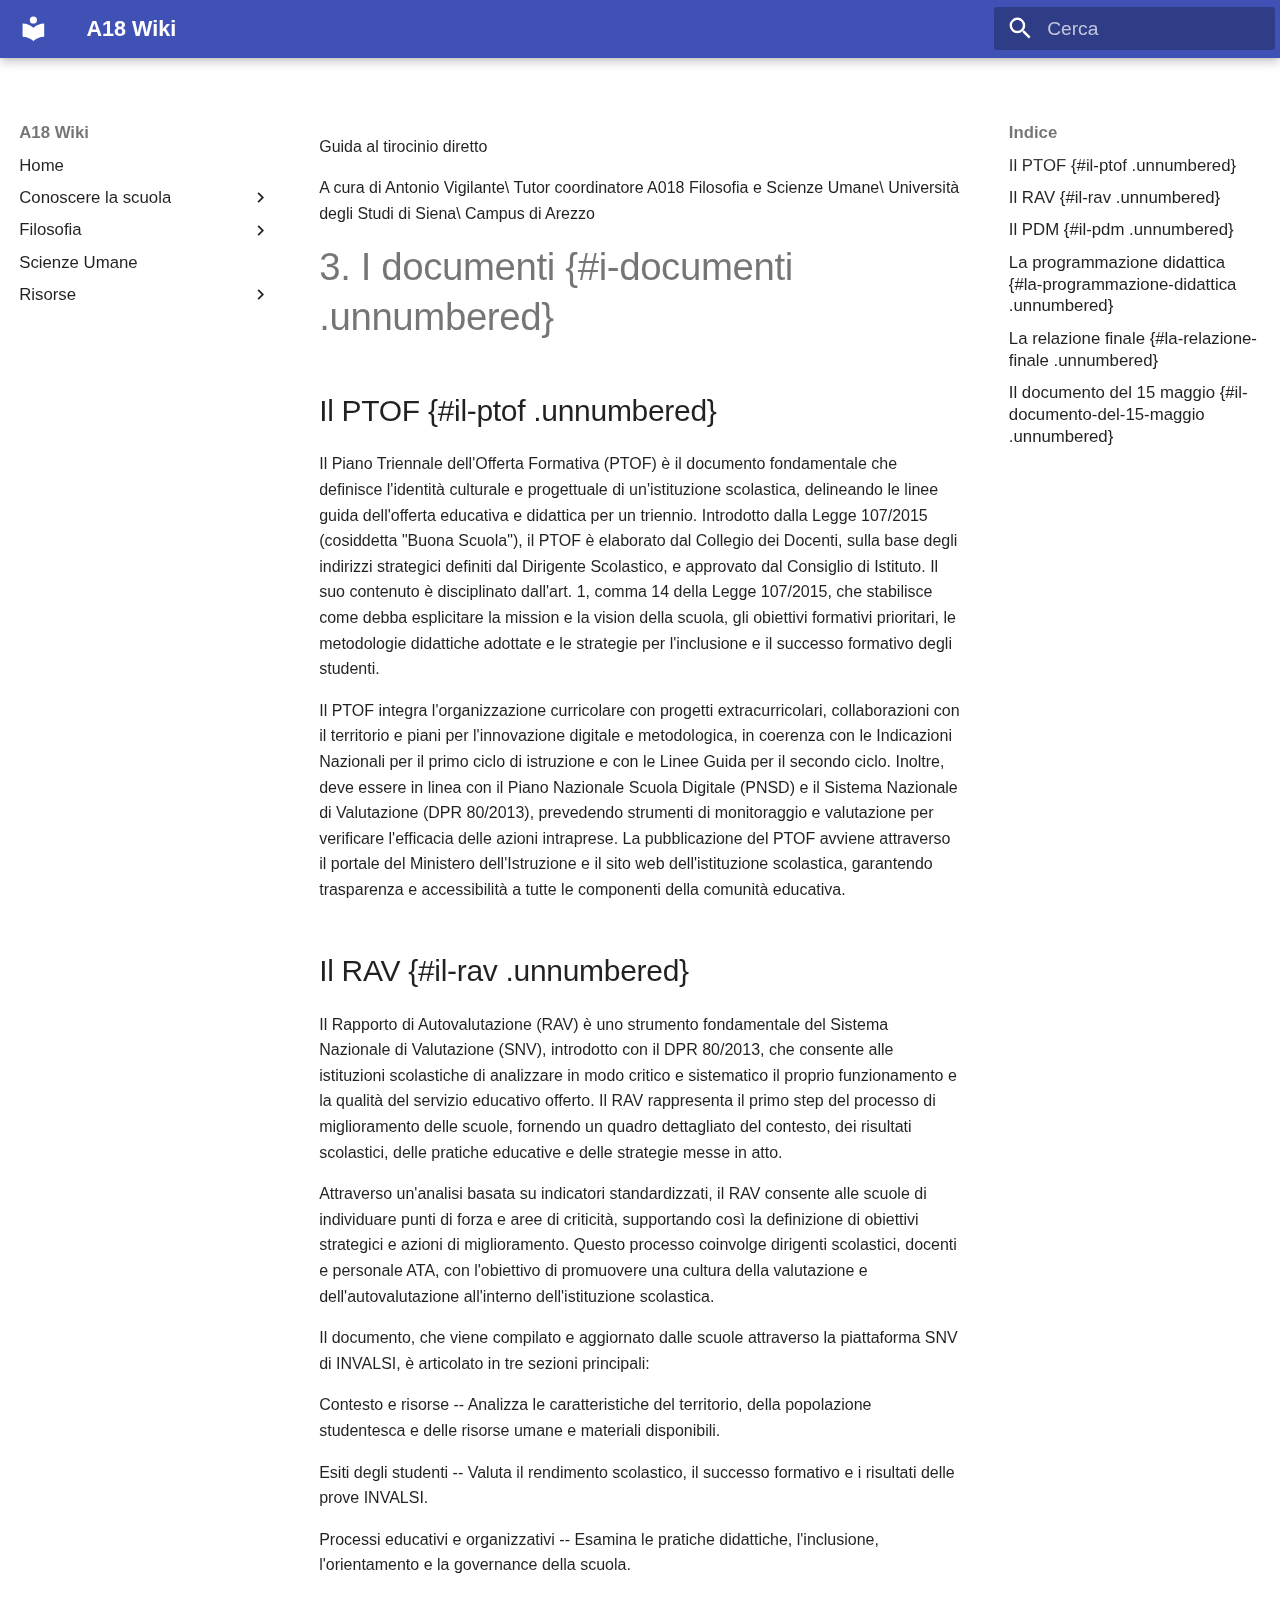
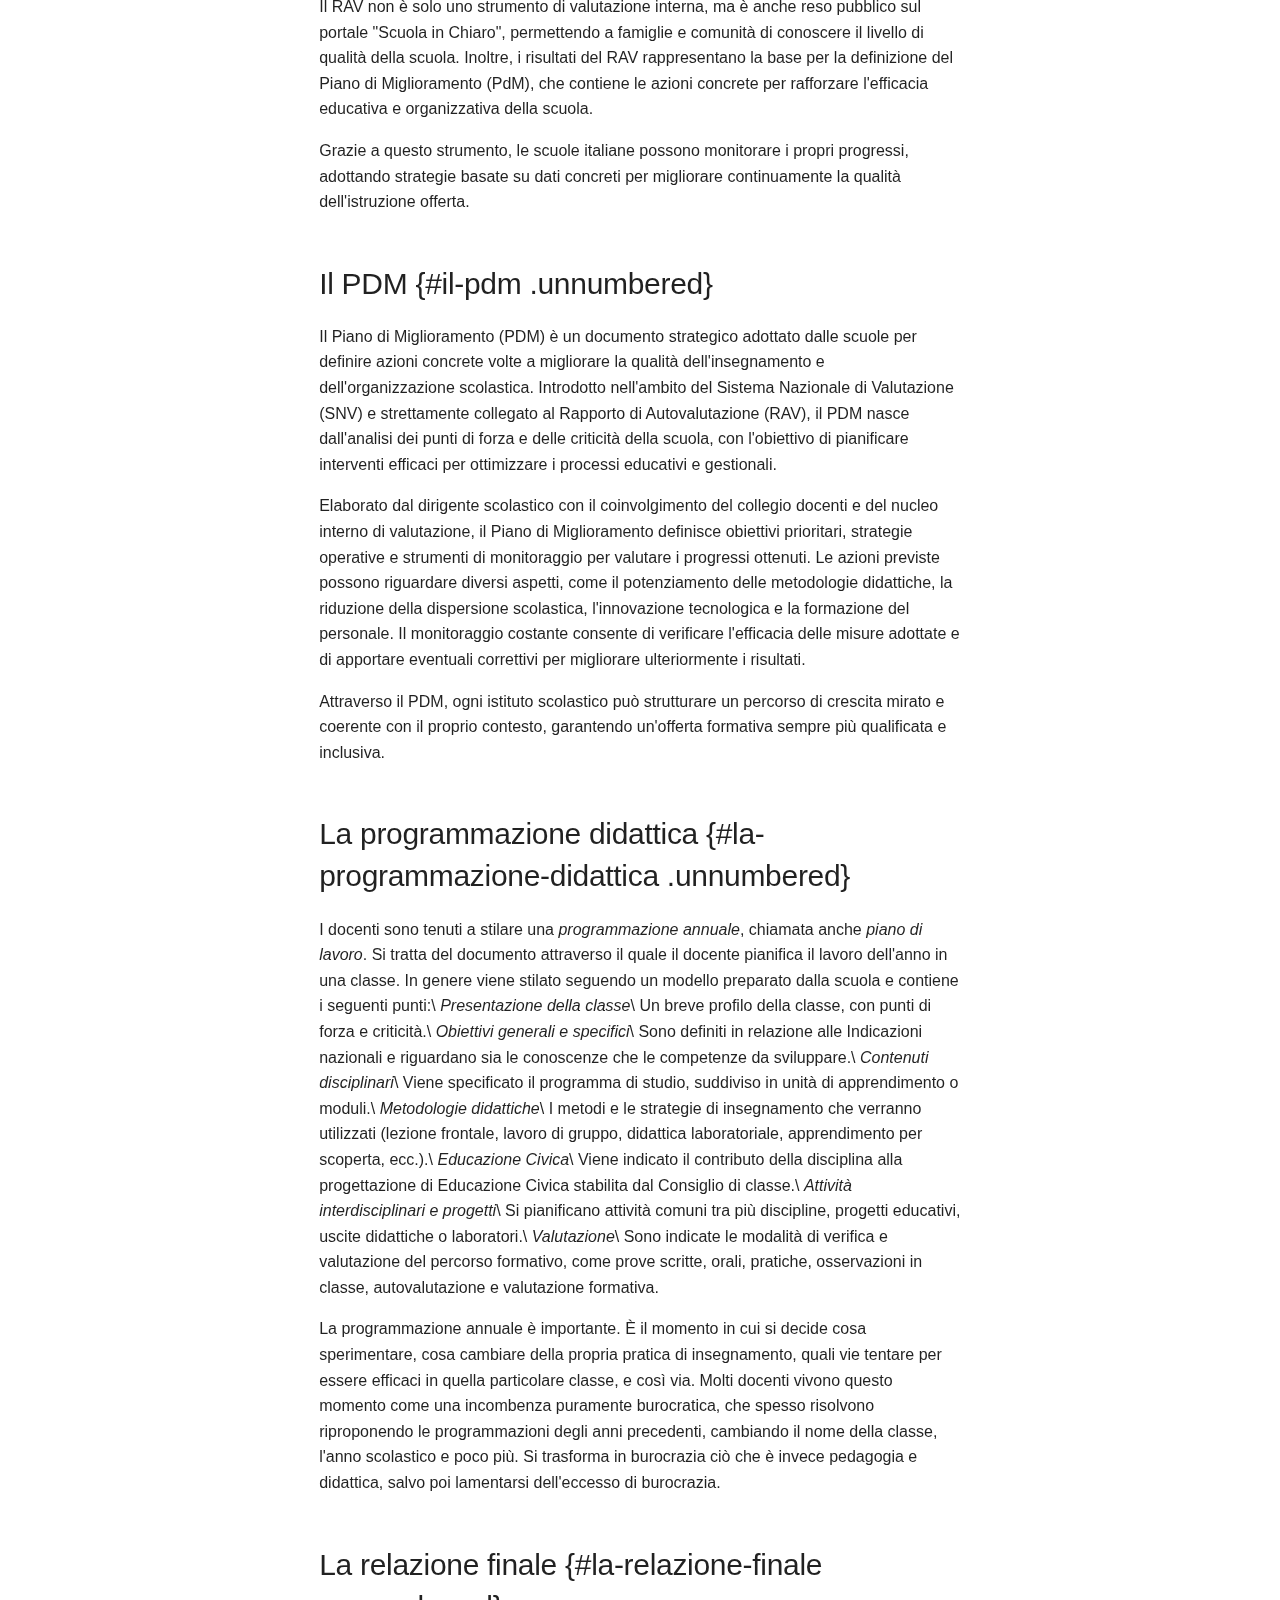
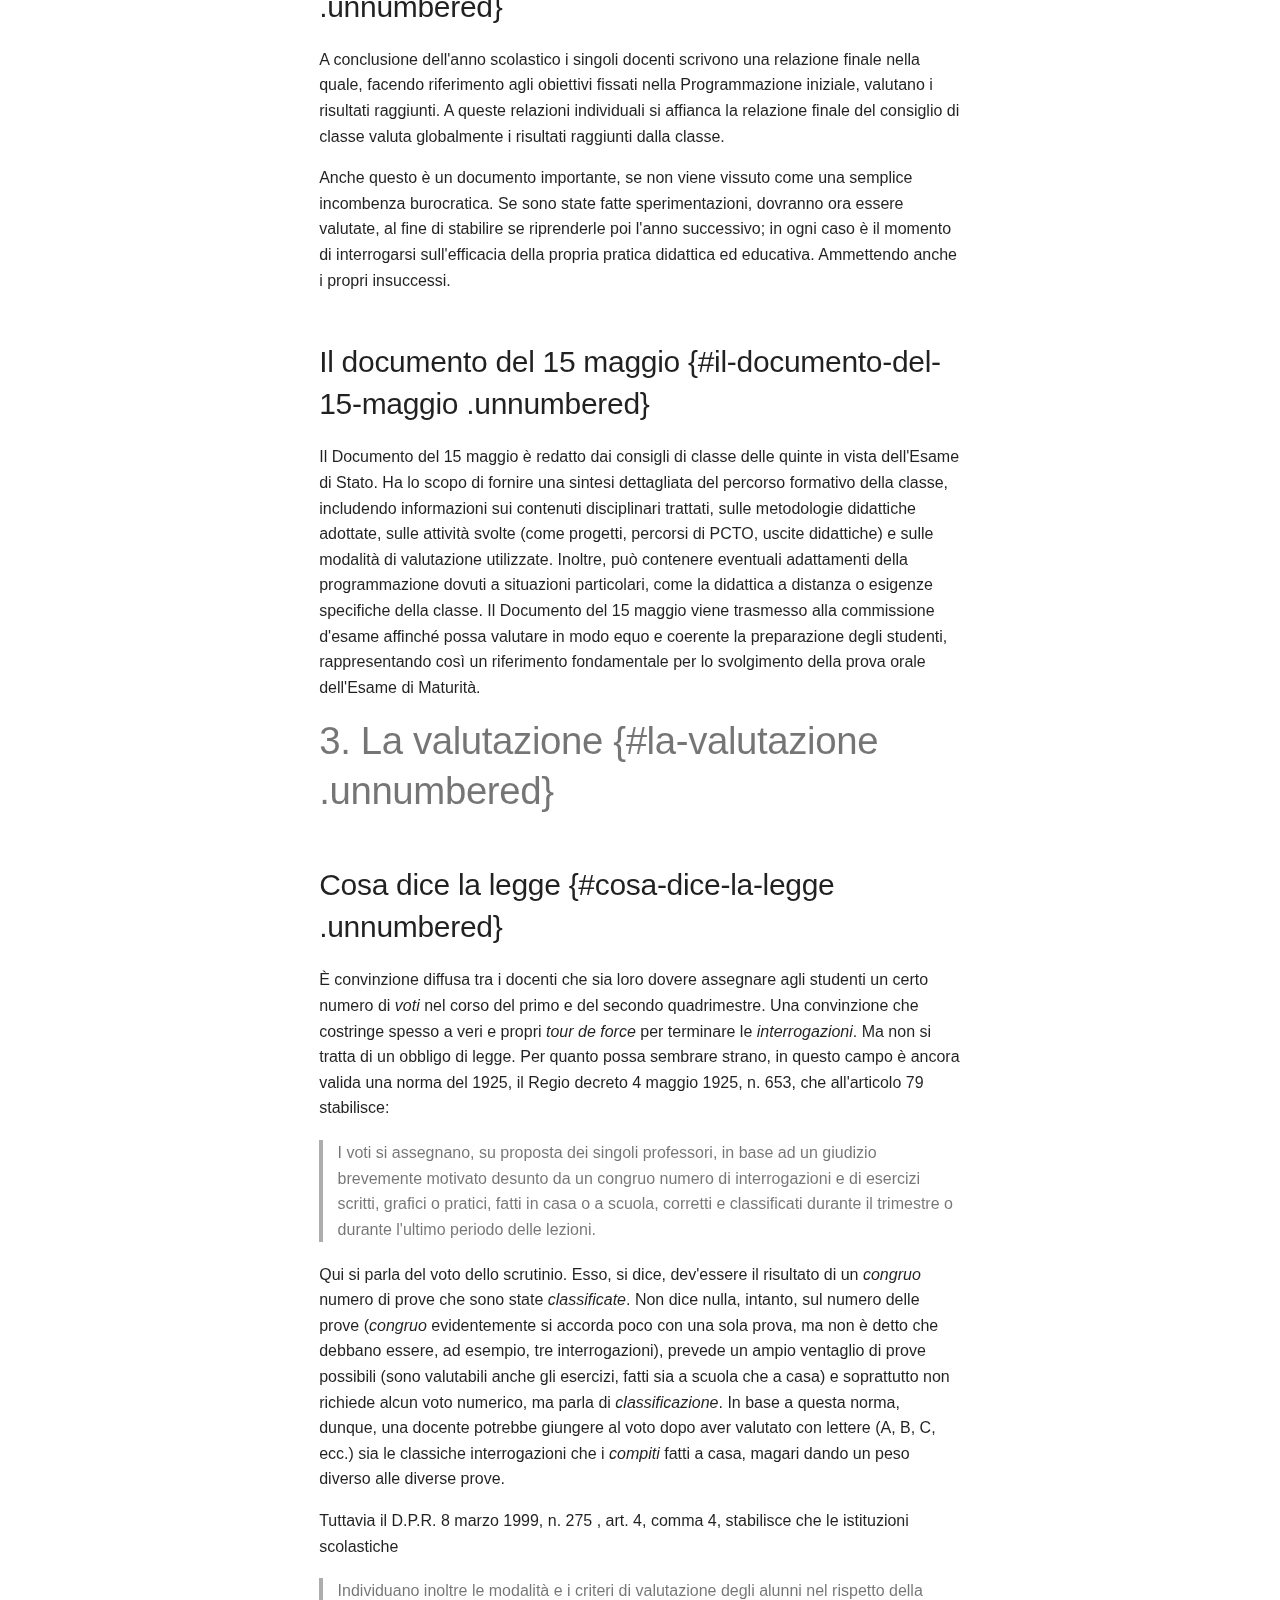
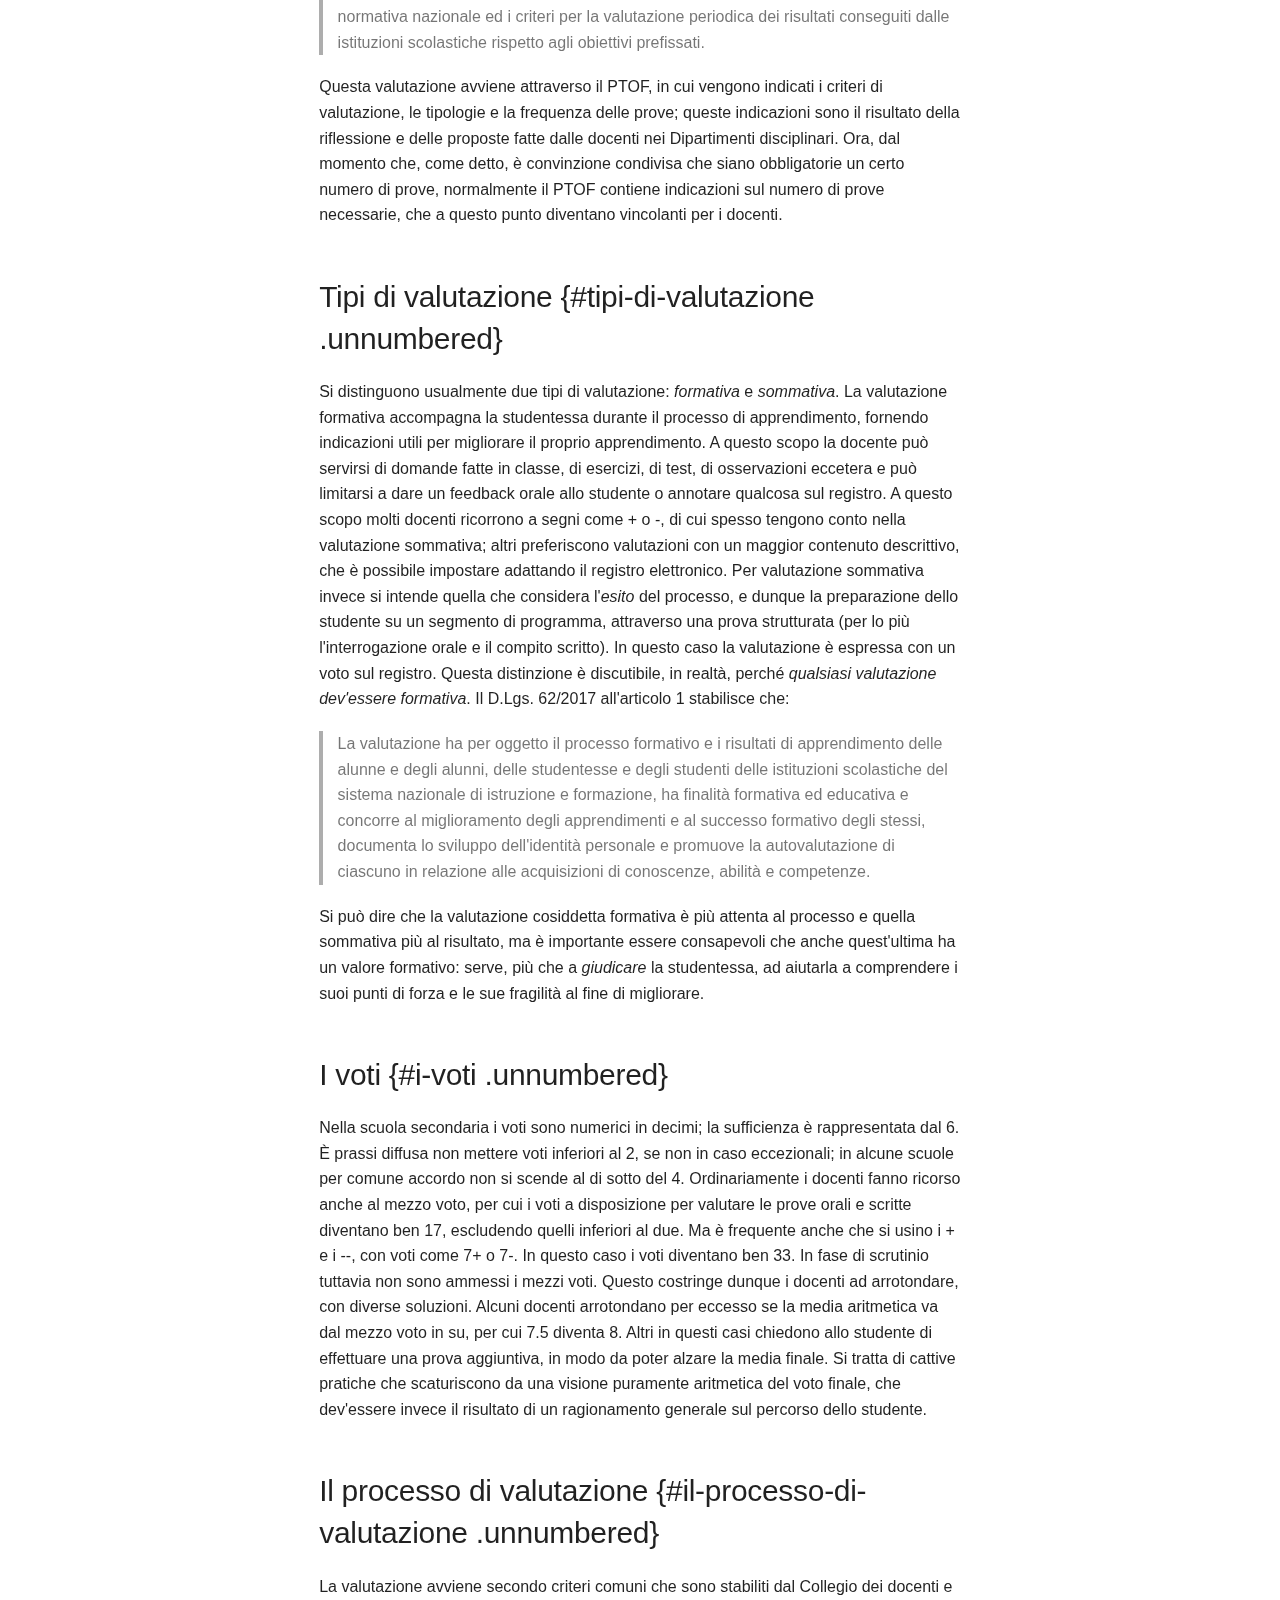
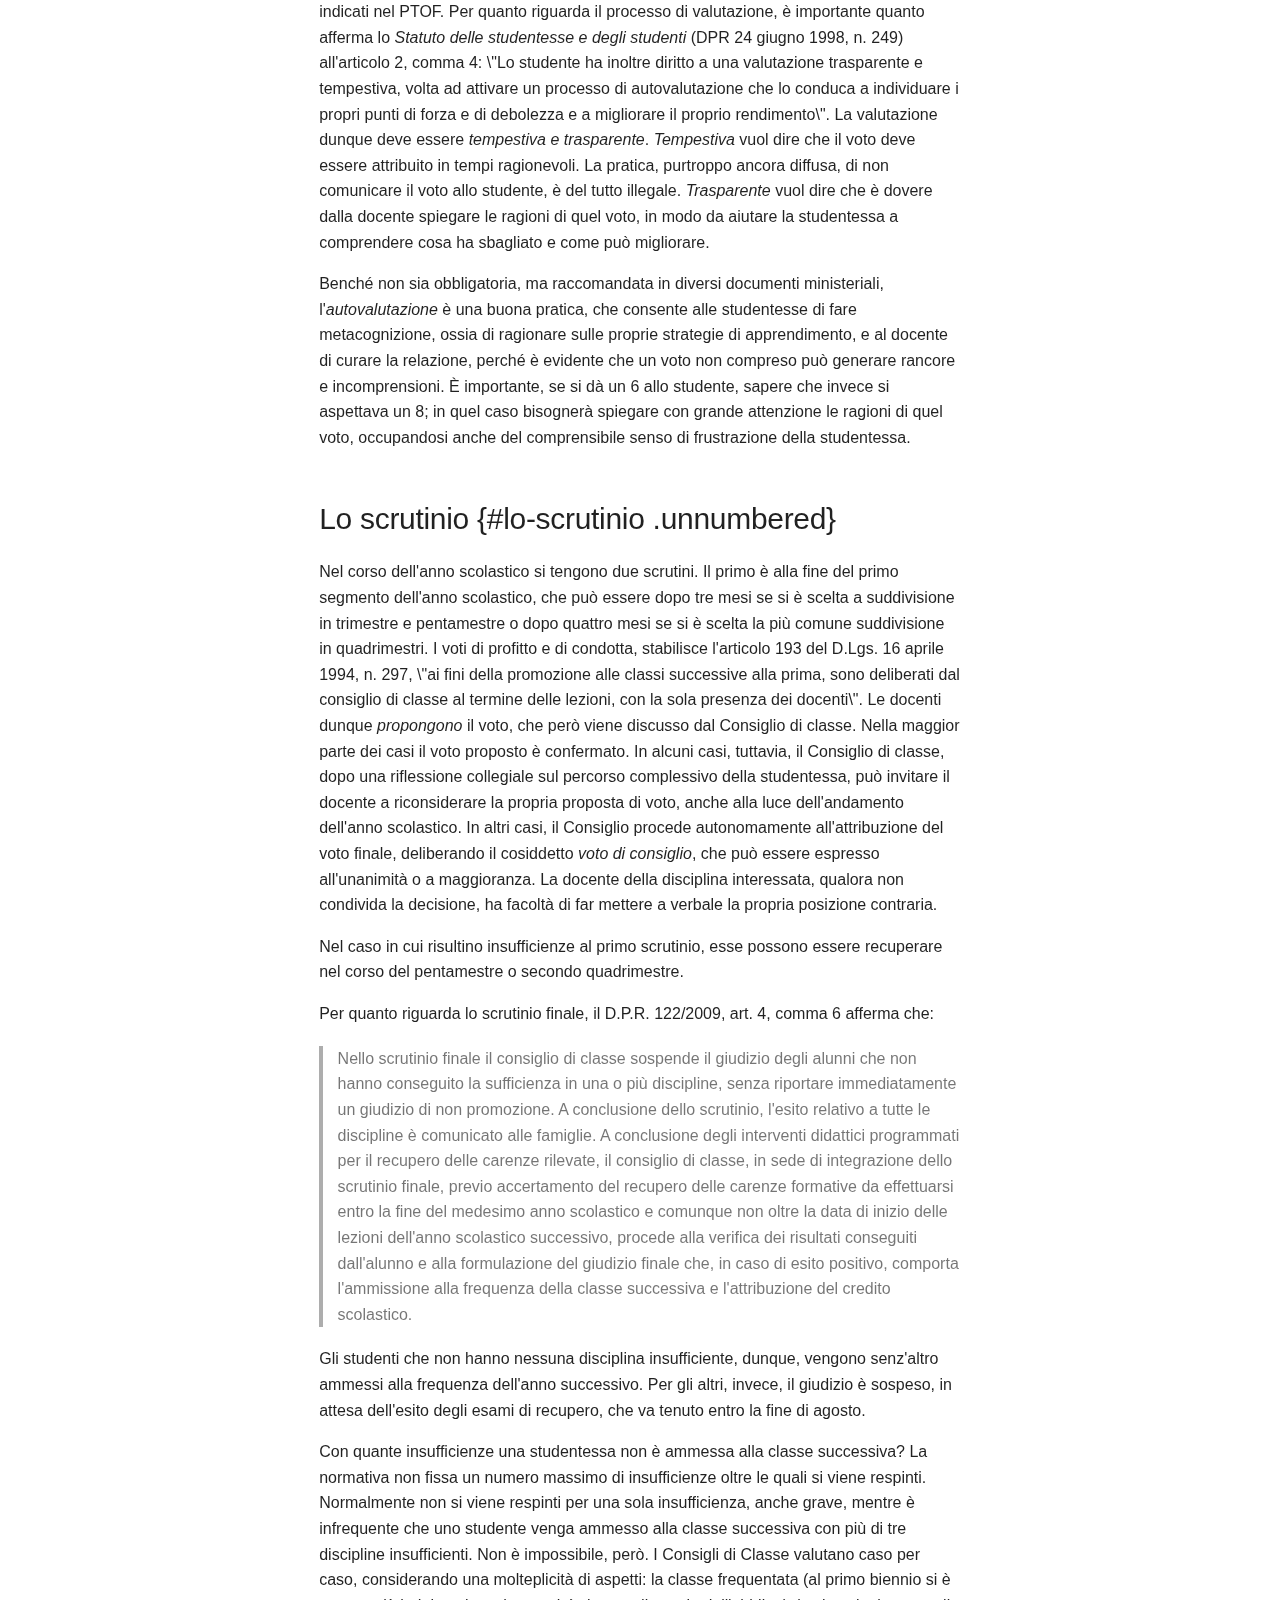
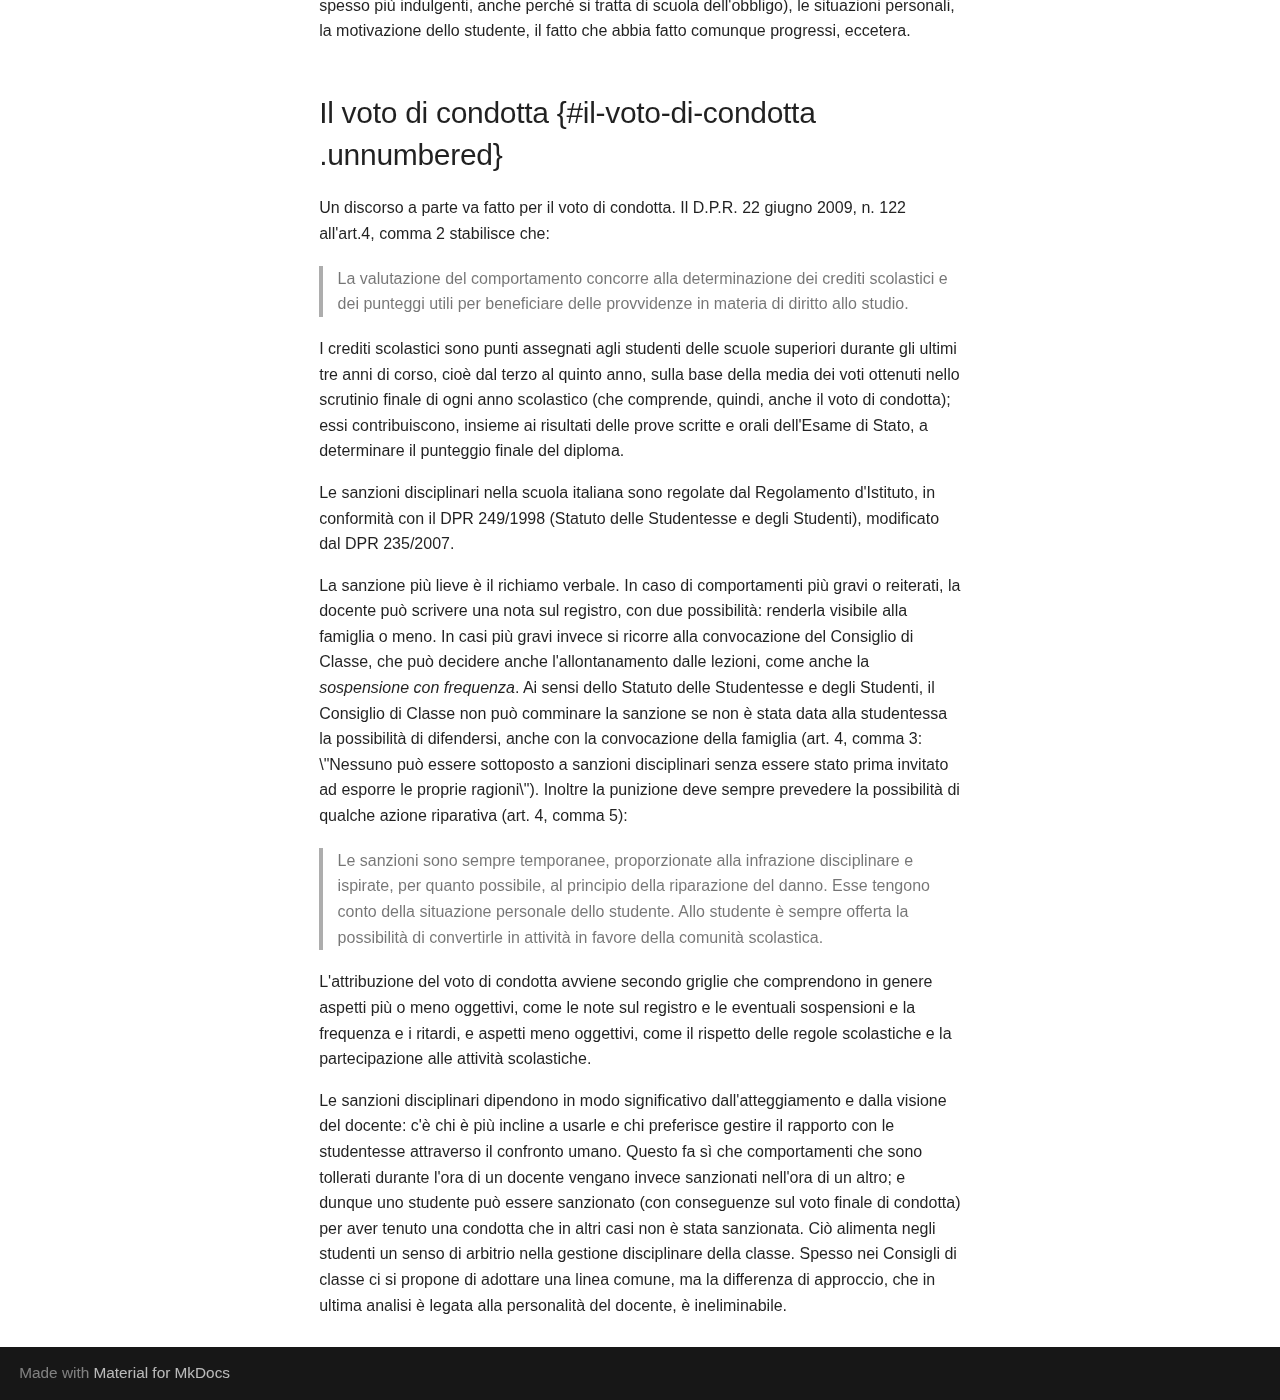
<file: scuola/Guida/index.html>
<!doctype html>
<html lang="it" class="no-js">
  <head>
    
      <meta charset="utf-8">
      <meta name="viewport" content="width=device-width,initial-scale=1">
      
      
      
      
      
      
      <link rel="icon" href="../../assets/images/favicon.png">
      <meta name="generator" content="mkdocs-1.6.1, mkdocs-material-9.6.15">
    
    
      
        <title>Guida - A18 Wiki</title>
      
    
    
      <link rel="stylesheet" href="../../assets/stylesheets/main.342714a4.min.css">
      
        
        <link rel="stylesheet" href="../../assets/stylesheets/palette.06af60db.min.css">
      
      


    
    
      
    
    
      
        
        
        <link rel="preconnect" href="https://fonts.gstatic.com" crossorigin>
        <link rel="stylesheet" href="https://fonts.googleapis.com/css?family=Roboto:300,300i,400,400i,700,700i%7CRoboto+Mono:400,400i,700,700i&display=fallback">
        <style>:root{--md-text-font:"Roboto";--md-code-font:"Roboto Mono"}</style>
      
    
    
      <link rel="stylesheet" href="../../styles/extra.css">
    
    <script>__md_scope=new URL("../..",location),__md_hash=e=>[...e].reduce(((e,_)=>(e<<5)-e+_.charCodeAt(0)),0),__md_get=(e,_=localStorage,t=__md_scope)=>JSON.parse(_.getItem(t.pathname+"."+e)),__md_set=(e,_,t=localStorage,a=__md_scope)=>{try{t.setItem(a.pathname+"."+e,JSON.stringify(_))}catch(e){}}</script>
    
      

    
    
    
  </head>
  
  
    
    
    
    
    
    <body dir="ltr" data-md-color-scheme="default" data-md-color-primary="indigo" data-md-color-accent="indigo">
  
    
    <input class="md-toggle" data-md-toggle="drawer" type="checkbox" id="__drawer" autocomplete="off">
    <input class="md-toggle" data-md-toggle="search" type="checkbox" id="__search" autocomplete="off">
    <label class="md-overlay" for="__drawer"></label>
    <div data-md-component="skip">
      
        
        <a href="#3-i-documenti-i-documenti-unnumbered" class="md-skip">
          Vai al contenuto
        </a>
      
    </div>
    <div data-md-component="announce">
      
    </div>
    
    
      

  

<header class="md-header md-header--shadow" data-md-component="header">
  <nav class="md-header__inner md-grid" aria-label="Intestazione">
    <a href="../.." title="A18 Wiki" class="md-header__button md-logo" aria-label="A18 Wiki" data-md-component="logo">
      
  
  <svg xmlns="http://www.w3.org/2000/svg" viewBox="0 0 24 24"><path d="M12 8a3 3 0 0 0 3-3 3 3 0 0 0-3-3 3 3 0 0 0-3 3 3 3 0 0 0 3 3m0 3.54C9.64 9.35 6.5 8 3 8v11c3.5 0 6.64 1.35 9 3.54 2.36-2.19 5.5-3.54 9-3.54V8c-3.5 0-6.64 1.35-9 3.54"/></svg>

    </a>
    <label class="md-header__button md-icon" for="__drawer">
      
      <svg xmlns="http://www.w3.org/2000/svg" viewBox="0 0 24 24"><path d="M3 6h18v2H3zm0 5h18v2H3zm0 5h18v2H3z"/></svg>
    </label>
    <div class="md-header__title" data-md-component="header-title">
      <div class="md-header__ellipsis">
        <div class="md-header__topic">
          <span class="md-ellipsis">
            A18 Wiki
          </span>
        </div>
        <div class="md-header__topic" data-md-component="header-topic">
          <span class="md-ellipsis">
            
              Guida
            
          </span>
        </div>
      </div>
    </div>
    
      
    
    
    
    
      
      
        <label class="md-header__button md-icon" for="__search">
          
          <svg xmlns="http://www.w3.org/2000/svg" viewBox="0 0 24 24"><path d="M9.5 3A6.5 6.5 0 0 1 16 9.5c0 1.61-.59 3.09-1.56 4.23l.27.27h.79l5 5-1.5 1.5-5-5v-.79l-.27-.27A6.52 6.52 0 0 1 9.5 16 6.5 6.5 0 0 1 3 9.5 6.5 6.5 0 0 1 9.5 3m0 2C7 5 5 7 5 9.5S7 14 9.5 14 14 12 14 9.5 12 5 9.5 5"/></svg>
        </label>
        <div class="md-search" data-md-component="search" role="dialog">
  <label class="md-search__overlay" for="__search"></label>
  <div class="md-search__inner" role="search">
    <form class="md-search__form" name="search">
      <input type="text" class="md-search__input" name="query" aria-label="Cerca" placeholder="Cerca" autocapitalize="off" autocorrect="off" autocomplete="off" spellcheck="false" data-md-component="search-query" required>
      <label class="md-search__icon md-icon" for="__search">
        
        <svg xmlns="http://www.w3.org/2000/svg" viewBox="0 0 24 24"><path d="M9.5 3A6.5 6.5 0 0 1 16 9.5c0 1.61-.59 3.09-1.56 4.23l.27.27h.79l5 5-1.5 1.5-5-5v-.79l-.27-.27A6.52 6.52 0 0 1 9.5 16 6.5 6.5 0 0 1 3 9.5 6.5 6.5 0 0 1 9.5 3m0 2C7 5 5 7 5 9.5S7 14 9.5 14 14 12 14 9.5 12 5 9.5 5"/></svg>
        
        <svg xmlns="http://www.w3.org/2000/svg" viewBox="0 0 24 24"><path d="M20 11v2H8l5.5 5.5-1.42 1.42L4.16 12l7.92-7.92L13.5 5.5 8 11z"/></svg>
      </label>
      <nav class="md-search__options" aria-label="Cerca">
        
        <button type="reset" class="md-search__icon md-icon" title="Cancella" aria-label="Cancella" tabindex="-1">
          
          <svg xmlns="http://www.w3.org/2000/svg" viewBox="0 0 24 24"><path d="M19 6.41 17.59 5 12 10.59 6.41 5 5 6.41 10.59 12 5 17.59 6.41 19 12 13.41 17.59 19 19 17.59 13.41 12z"/></svg>
        </button>
      </nav>
      
    </form>
    <div class="md-search__output">
      <div class="md-search__scrollwrap" tabindex="0" data-md-scrollfix>
        <div class="md-search-result" data-md-component="search-result">
          <div class="md-search-result__meta">
            Inizializza la ricerca
          </div>
          <ol class="md-search-result__list" role="presentation"></ol>
        </div>
      </div>
    </div>
  </div>
</div>
      
    
    
  </nav>
  
</header>
    
    <div class="md-container" data-md-component="container">
      
      
        
          
        
      
      <main class="md-main" data-md-component="main">
        <div class="md-main__inner md-grid">
          
            
              
              <div class="md-sidebar md-sidebar--primary" data-md-component="sidebar" data-md-type="navigation" >
                <div class="md-sidebar__scrollwrap">
                  <div class="md-sidebar__inner">
                    



<nav class="md-nav md-nav--primary" aria-label="Navigazione" data-md-level="0">
  <label class="md-nav__title" for="__drawer">
    <a href="../.." title="A18 Wiki" class="md-nav__button md-logo" aria-label="A18 Wiki" data-md-component="logo">
      
  
  <svg xmlns="http://www.w3.org/2000/svg" viewBox="0 0 24 24"><path d="M12 8a3 3 0 0 0 3-3 3 3 0 0 0-3-3 3 3 0 0 0-3 3 3 3 0 0 0 3 3m0 3.54C9.64 9.35 6.5 8 3 8v11c3.5 0 6.64 1.35 9 3.54 2.36-2.19 5.5-3.54 9-3.54V8c-3.5 0-6.64 1.35-9 3.54"/></svg>

    </a>
    A18 Wiki
  </label>
  
  <ul class="md-nav__list" data-md-scrollfix>
    
      
      
  
  
  
  
    <li class="md-nav__item">
      <a href="../.." class="md-nav__link">
        
  
  
  <span class="md-ellipsis">
    Home
    
  </span>
  

      </a>
    </li>
  

    
      
      
  
  
  
  
    
    
    
    
    
    <li class="md-nav__item md-nav__item--nested">
      
        
        
        <input class="md-nav__toggle md-toggle " type="checkbox" id="__nav_2" >
        
          
          <label class="md-nav__link" for="__nav_2" id="__nav_2_label" tabindex="0">
            
  
  
  <span class="md-ellipsis">
    Conoscere la scuola
    
  </span>
  

            <span class="md-nav__icon md-icon"></span>
          </label>
        
        <nav class="md-nav" data-md-level="1" aria-labelledby="__nav_2_label" aria-expanded="false">
          <label class="md-nav__title" for="__nav_2">
            <span class="md-nav__icon md-icon"></span>
            Conoscere la scuola
          </label>
          <ul class="md-nav__list" data-md-scrollfix>
            
              
                
  
  
  
  
    <li class="md-nav__item">
      <a href="../presentazione/" class="md-nav__link">
        
  
  
  <span class="md-ellipsis">
    Presentazione
    
  </span>
  

      </a>
    </li>
  

              
            
              
                
  
  
  
  
    <li class="md-nav__item">
      <a href="../organismi/" class="md-nav__link">
        
  
  
  <span class="md-ellipsis">
    Gli organismi
    
  </span>
  

      </a>
    </li>
  

              
            
              
                
  
  
  
  
    <li class="md-nav__item">
      <a href="../figure/" class="md-nav__link">
        
  
  
  <span class="md-ellipsis">
    Le figure
    
  </span>
  

      </a>
    </li>
  

              
            
          </ul>
        </nav>
      
    </li>
  

    
      
      
  
  
  
  
    
    
    
    
    
    <li class="md-nav__item md-nav__item--nested">
      
        
        
        <input class="md-nav__toggle md-toggle " type="checkbox" id="__nav_3" >
        
          
          <label class="md-nav__link" for="__nav_3" id="__nav_3_label" tabindex="0">
            
  
  
  <span class="md-ellipsis">
    Filosofia
    
  </span>
  

            <span class="md-nav__icon md-icon"></span>
          </label>
        
        <nav class="md-nav" data-md-level="1" aria-labelledby="__nav_3_label" aria-expanded="false">
          <label class="md-nav__title" for="__nav_3">
            <span class="md-nav__icon md-icon"></span>
            Filosofia
          </label>
          <ul class="md-nav__list" data-md-scrollfix>
            
              
                
  
  
  
  
    <li class="md-nav__item">
      <a href="../../filosofia/introduzione.md" class="md-nav__link">
        
  
  
  <span class="md-ellipsis">
    Introduzione
    
  </span>
  

      </a>
    </li>
  

              
            
              
                
  
  
  
  
    <li class="md-nav__item">
      <a href="../../filosofia/metodi.md" class="md-nav__link">
        
  
  
  <span class="md-ellipsis">
    Metodi
    
  </span>
  

      </a>
    </li>
  

              
            
          </ul>
        </nav>
      
    </li>
  

    
      
      
  
  
  
  
    <li class="md-nav__item">
      <a href="../../scienze-umane.md" class="md-nav__link">
        
  
  
  <span class="md-ellipsis">
    Scienze Umane
    
  </span>
  

      </a>
    </li>
  

    
      
      
  
  
  
  
    
    
    
    
    
    <li class="md-nav__item md-nav__item--nested">
      
        
        
        <input class="md-nav__toggle md-toggle " type="checkbox" id="__nav_5" >
        
          
          <label class="md-nav__link" for="__nav_5" id="__nav_5_label" tabindex="0">
            
  
  
  <span class="md-ellipsis">
    Risorse
    
  </span>
  

            <span class="md-nav__icon md-icon"></span>
          </label>
        
        <nav class="md-nav" data-md-level="1" aria-labelledby="__nav_5_label" aria-expanded="false">
          <label class="md-nav__title" for="__nav_5">
            <span class="md-nav__icon md-icon"></span>
            Risorse
          </label>
          <ul class="md-nav__list" data-md-scrollfix>
            
              
                
  
  
  
  
    <li class="md-nav__item">
      <a href="../../risorse/libri.md" class="md-nav__link">
        
  
  
  <span class="md-ellipsis">
    Libri
    
  </span>
  

      </a>
    </li>
  

              
            
              
                
  
  
  
  
    <li class="md-nav__item">
      <a href="../../risorse/siti.md" class="md-nav__link">
        
  
  
  <span class="md-ellipsis">
    Siti
    
  </span>
  

      </a>
    </li>
  

              
            
          </ul>
        </nav>
      
    </li>
  

    
  </ul>
</nav>
                  </div>
                </div>
              </div>
            
            
              
              <div class="md-sidebar md-sidebar--secondary" data-md-component="sidebar" data-md-type="toc" >
                <div class="md-sidebar__scrollwrap">
                  <div class="md-sidebar__inner">
                    

<nav class="md-nav md-nav--secondary" aria-label="Indice">
  
  
  
    
  
  
    <label class="md-nav__title" for="__toc">
      <span class="md-nav__icon md-icon"></span>
      Indice
    </label>
    <ul class="md-nav__list" data-md-component="toc" data-md-scrollfix>
      
        <li class="md-nav__item">
  <a href="#il-ptof-il-ptof-unnumbered" class="md-nav__link">
    <span class="md-ellipsis">
      Il PTOF {#il-ptof .unnumbered}
    </span>
  </a>
  
</li>
      
        <li class="md-nav__item">
  <a href="#il-rav-il-rav-unnumbered" class="md-nav__link">
    <span class="md-ellipsis">
      Il RAV {#il-rav .unnumbered}
    </span>
  </a>
  
</li>
      
        <li class="md-nav__item">
  <a href="#il-pdm-il-pdm-unnumbered" class="md-nav__link">
    <span class="md-ellipsis">
      Il PDM {#il-pdm .unnumbered}
    </span>
  </a>
  
</li>
      
        <li class="md-nav__item">
  <a href="#la-programmazione-didattica-la-programmazione-didattica-unnumbered" class="md-nav__link">
    <span class="md-ellipsis">
      La programmazione didattica {#la-programmazione-didattica .unnumbered}
    </span>
  </a>
  
</li>
      
        <li class="md-nav__item">
  <a href="#la-relazione-finale-la-relazione-finale-unnumbered" class="md-nav__link">
    <span class="md-ellipsis">
      La relazione finale {#la-relazione-finale .unnumbered}
    </span>
  </a>
  
</li>
      
        <li class="md-nav__item">
  <a href="#il-documento-del-15-maggio-il-documento-del-15-maggio-unnumbered" class="md-nav__link">
    <span class="md-ellipsis">
      Il documento del 15 maggio {#il-documento-del-15-maggio .unnumbered}
    </span>
  </a>
  
</li>
      
    </ul>
  
</nav>
                  </div>
                </div>
              </div>
            
          
          
            <div class="md-content" data-md-component="content">
              <article class="md-content__inner md-typeset">
                
                  



<p>Guida al tirocinio diretto</p>
<p>A cura di Antonio Vigilante\
Tutor coordinatore A018 Filosofia e Scienze Umane\
Università degli Studi di Siena\
Campus di Arezzo</p>
<h1 id="3-i-documenti-i-documenti-unnumbered">3. I documenti {#i-documenti .unnumbered}</h1>
<h2 id="il-ptof-il-ptof-unnumbered">Il PTOF {#il-ptof .unnumbered}</h2>
<p>Il Piano Triennale dell'Offerta Formativa (PTOF) è il documento
fondamentale che definisce l'identità culturale e progettuale di
un'istituzione scolastica, delineando le linee guida dell'offerta
educativa e didattica per un triennio. Introdotto dalla Legge 107/2015
(cosiddetta "Buona Scuola"), il PTOF è elaborato dal Collegio dei
Docenti, sulla base degli indirizzi strategici definiti dal Dirigente
Scolastico, e approvato dal Consiglio di Istituto. Il suo contenuto è
disciplinato dall'art. 1, comma 14 della Legge 107/2015, che stabilisce
come debba esplicitare la mission e la vision della scuola, gli
obiettivi formativi prioritari, le metodologie didattiche adottate e le
strategie per l'inclusione e il successo formativo degli studenti.</p>
<p>Il PTOF integra l'organizzazione curricolare con progetti
extracurricolari, collaborazioni con il territorio e piani per
l'innovazione digitale e metodologica, in coerenza con le Indicazioni
Nazionali per il primo ciclo di istruzione e con le Linee Guida per il
secondo ciclo. Inoltre, deve essere in linea con il Piano Nazionale
Scuola Digitale (PNSD) e il Sistema Nazionale di Valutazione (DPR
80/2013), prevedendo strumenti di monitoraggio e valutazione per
verificare l'efficacia delle azioni intraprese. La pubblicazione del
PTOF avviene attraverso il portale del Ministero dell'Istruzione e il
sito web dell'istituzione scolastica, garantendo trasparenza e
accessibilità a tutte le componenti della comunità educativa.</p>
<h2 id="il-rav-il-rav-unnumbered">Il RAV {#il-rav .unnumbered}</h2>
<p>Il Rapporto di Autovalutazione (RAV) è uno strumento fondamentale del
Sistema Nazionale di Valutazione (SNV), introdotto con il DPR 80/2013,
che consente alle istituzioni scolastiche di analizzare in modo critico
e sistematico il proprio funzionamento e la qualità del servizio
educativo offerto. Il RAV rappresenta il primo step del processo di
miglioramento delle scuole, fornendo un quadro dettagliato del contesto,
dei risultati scolastici, delle pratiche educative e delle strategie
messe in atto.</p>
<p>Attraverso un'analisi basata su indicatori standardizzati, il RAV
consente alle scuole di individuare punti di forza e aree di criticità,
supportando così la definizione di obiettivi strategici e azioni di
miglioramento. Questo processo coinvolge dirigenti scolastici, docenti e
personale ATA, con l'obiettivo di promuovere una cultura della
valutazione e dell'autovalutazione all'interno dell'istituzione
scolastica.</p>
<p>Il documento, che viene compilato e aggiornato dalle scuole attraverso
la piattaforma SNV di INVALSI, è articolato in tre sezioni principali:</p>
<p>Contesto e risorse -- Analizza le caratteristiche del territorio, della
popolazione studentesca e delle risorse umane e materiali disponibili.</p>
<p>Esiti degli studenti -- Valuta il rendimento scolastico, il successo
formativo e i risultati delle prove INVALSI.</p>
<p>Processi educativi e organizzativi -- Esamina le pratiche didattiche,
l'inclusione, l'orientamento e la governance della scuola.</p>
<p>Il RAV non è solo uno strumento di valutazione interna, ma è anche reso
pubblico sul portale "Scuola in Chiaro", permettendo a famiglie e
comunità di conoscere il livello di qualità della scuola. Inoltre, i
risultati del RAV rappresentano la base per la definizione del Piano di
Miglioramento (PdM), che contiene le azioni concrete per rafforzare
l'efficacia educativa e organizzativa della scuola.</p>
<p>Grazie a questo strumento, le scuole italiane possono monitorare i
propri progressi, adottando strategie basate su dati concreti per
migliorare continuamente la qualità dell'istruzione offerta.</p>
<h2 id="il-pdm-il-pdm-unnumbered">Il PDM {#il-pdm .unnumbered}</h2>
<p>Il Piano di Miglioramento (PDM) è un documento strategico adottato dalle
scuole per definire azioni concrete volte a migliorare la qualità
dell'insegnamento e dell'organizzazione scolastica. Introdotto
nell'ambito del Sistema Nazionale di Valutazione (SNV) e strettamente
collegato al Rapporto di Autovalutazione (RAV), il PDM nasce
dall'analisi dei punti di forza e delle criticità della scuola, con
l'obiettivo di pianificare interventi efficaci per ottimizzare i
processi educativi e gestionali.</p>
<p>Elaborato dal dirigente scolastico con il coinvolgimento del collegio
docenti e del nucleo interno di valutazione, il Piano di Miglioramento
definisce obiettivi prioritari, strategie operative e strumenti di
monitoraggio per valutare i progressi ottenuti. Le azioni previste
possono riguardare diversi aspetti, come il potenziamento delle
metodologie didattiche, la riduzione della dispersione scolastica,
l'innovazione tecnologica e la formazione del personale. Il monitoraggio
costante consente di verificare l'efficacia delle misure adottate e di
apportare eventuali correttivi per migliorare ulteriormente i risultati.</p>
<p>Attraverso il PDM, ogni istituto scolastico può strutturare un percorso
di crescita mirato e coerente con il proprio contesto, garantendo
un'offerta formativa sempre più qualificata e inclusiva.</p>
<h2 id="la-programmazione-didattica-la-programmazione-didattica-unnumbered">La programmazione didattica {#la-programmazione-didattica .unnumbered}</h2>
<p>I docenti sono tenuti a stilare una <em>programmazione annuale</em>, chiamata
anche <em>piano di lavoro</em>. Si tratta del documento attraverso il quale il
docente pianifica il lavoro dell'anno in una classe. In genere viene
stilato seguendo un modello preparato dalla scuola e contiene i seguenti
punti:\
<em>Presentazione della classe</em>\
Un breve profilo della classe, con punti di forza e criticità.\
<em>Obiettivi generali e specifici</em>\
Sono definiti in relazione alle Indicazioni nazionali e riguardano sia
le conoscenze che le competenze da sviluppare.\
<em>Contenuti disciplinari</em>\
Viene specificato il programma di studio, suddiviso in unità di
apprendimento o moduli.\
<em>Metodologie didattiche</em>\
I metodi e le strategie di insegnamento che verranno utilizzati (lezione
frontale, lavoro di gruppo, didattica laboratoriale, apprendimento per
scoperta, ecc.).\
<em>Educazione Civica</em>\
Viene indicato il contributo della disciplina alla progettazione di
Educazione Civica stabilita dal Consiglio di classe.\
<em>Attività interdisciplinari e progetti</em>\
Si pianificano attività comuni tra più discipline, progetti educativi,
uscite didattiche o laboratori.\
<em>Valutazione</em>\
Sono indicate le modalità di verifica e valutazione del percorso
formativo, come prove scritte, orali, pratiche, osservazioni in classe,
autovalutazione e valutazione formativa.</p>
<p>La programmazione annuale è importante. È il momento in cui si decide
cosa sperimentare, cosa cambiare della propria pratica di insegnamento,
quali vie tentare per essere efficaci in quella particolare classe, e
così via. Molti docenti vivono questo momento come una incombenza
puramente burocratica, che spesso risolvono riproponendo le
programmazioni degli anni precedenti, cambiando il nome della classe,
l'anno scolastico e poco più. Si trasforma in burocrazia ciò che è
invece pedagogia e didattica, salvo poi lamentarsi dell'eccesso di
burocrazia.</p>
<h2 id="la-relazione-finale-la-relazione-finale-unnumbered">La relazione finale {#la-relazione-finale .unnumbered}</h2>
<p>A conclusione dell'anno scolastico i singoli docenti scrivono una
relazione finale nella quale, facendo riferimento agli obiettivi fissati
nella Programmazione iniziale, valutano i risultati raggiunti. A queste
relazioni individuali si affianca la relazione finale del consiglio di
classe valuta globalmente i risultati raggiunti dalla classe.</p>
<p>Anche questo è un documento importante, se non viene vissuto come una
semplice incombenza burocratica. Se sono state fatte sperimentazioni,
dovranno ora essere valutate, al fine di stabilire se riprenderle poi
l'anno successivo; in ogni caso è il momento di interrogarsi
sull'efficacia della propria pratica didattica ed educativa. Ammettendo
anche i propri insuccessi.</p>
<h2 id="il-documento-del-15-maggio-il-documento-del-15-maggio-unnumbered">Il documento del 15 maggio {#il-documento-del-15-maggio .unnumbered}</h2>
<p>Il Documento del 15 maggio è redatto dai consigli di classe delle quinte
in vista dell'Esame di Stato. Ha lo scopo di fornire una sintesi
dettagliata del percorso formativo della classe, includendo informazioni
sui contenuti disciplinari trattati, sulle metodologie didattiche
adottate, sulle attività svolte (come progetti, percorsi di PCTO, uscite
didattiche) e sulle modalità di valutazione utilizzate. Inoltre, può
contenere eventuali adattamenti della programmazione dovuti a situazioni
particolari, come la didattica a distanza o esigenze specifiche della
classe. Il Documento del 15 maggio viene trasmesso alla commissione
d'esame affinché possa valutare in modo equo e coerente la preparazione
degli studenti, rappresentando così un riferimento fondamentale per lo
svolgimento della prova orale dell'Esame di Maturità.</p>
<h1 id="3-la-valutazione-la-valutazione-unnumbered">3. La valutazione {#la-valutazione .unnumbered}</h1>
<h2 id="cosa-dice-la-legge-cosa-dice-la-legge-unnumbered">Cosa dice la legge {#cosa-dice-la-legge .unnumbered}</h2>
<p>È convinzione diffusa tra i docenti che sia loro dovere assegnare agli
studenti un certo numero di <em>voti</em> nel corso del primo e del secondo
quadrimestre. Una convinzione che costringe spesso a veri e propri <em>tour
de force</em> per terminare le <em>interrogazioni</em>. Ma non si tratta di un
obbligo di legge. Per quanto possa sembrare strano, in questo campo è
ancora valida una norma del 1925, il Regio decreto 4 maggio 1925, n.
653, che all'articolo 79 stabilisce:</p>
<blockquote>
<p>I voti si assegnano, su proposta dei singoli professori, in base ad un
giudizio brevemente motivato desunto da un congruo numero di
interrogazioni e di esercizi scritti, grafici o pratici, fatti in casa
o a scuola, corretti e classificati durante il trimestre o durante
l'ultimo periodo delle lezioni.</p>
</blockquote>
<p>Qui si parla del voto dello scrutinio. Esso, si dice, dev'essere il
risultato di un <em>congruo</em> numero di prove che sono state <em>classificate</em>.
Non dice nulla, intanto, sul numero delle prove (<em>congruo</em> evidentemente
si accorda poco con una sola prova, ma non è detto che debbano essere,
ad esempio, tre interrogazioni), prevede un ampio ventaglio di prove
possibili (sono valutabili anche gli esercizi, fatti sia a scuola che a
casa) e soprattutto non richiede alcun voto numerico, ma parla di
<em>classificazione</em>. In base a questa norma, dunque, una docente potrebbe
giungere al voto dopo aver valutato con lettere (A, B, C, ecc.) sia le
classiche interrogazioni che i <em>compiti</em> fatti a casa, magari dando un
peso diverso alle diverse prove.</p>
<p>Tuttavia il D.P.R. 8 marzo 1999, n. 275 , art. 4, comma 4, stabilisce
che le istituzioni scolastiche</p>
<blockquote>
<p>Individuano inoltre le modalità e i criteri di valutazione degli
alunni nel rispetto della normativa nazionale ed i criteri per la
valutazione periodica dei risultati conseguiti dalle istituzioni
scolastiche rispetto agli obiettivi prefissati.</p>
</blockquote>
<p>Questa valutazione avviene attraverso il PTOF, in cui vengono indicati i
criteri di valutazione, le tipologie e la frequenza delle prove; queste
indicazioni sono il risultato della riflessione e delle proposte fatte
dalle docenti nei Dipartimenti disciplinari. Ora, dal momento che, come
detto, è convinzione condivisa che siano obbligatorie un certo numero di
prove, normalmente il PTOF contiene indicazioni sul numero di prove
necessarie, che a questo punto diventano vincolanti per i docenti.</p>
<h2 id="tipi-di-valutazione-tipi-di-valutazione-unnumbered">Tipi di valutazione {#tipi-di-valutazione .unnumbered}</h2>
<p>Si distinguono usualmente due tipi di valutazione: <em>formativa</em> e
<em>sommativa</em>. La valutazione formativa accompagna la studentessa durante
il processo di apprendimento, fornendo indicazioni utili per migliorare
il proprio apprendimento. A questo scopo la docente può servirsi di
domande fatte in classe, di esercizi, di test, di osservazioni eccetera
e può limitarsi a dare un feedback orale allo studente o annotare
qualcosa sul registro. A questo scopo molti docenti ricorrono a segni
come + o -, di cui spesso tengono conto nella valutazione sommativa;
altri preferiscono valutazioni con un maggior contenuto descrittivo, che
è possibile impostare adattando il registro elettronico. Per valutazione
sommativa invece si intende quella che considera l'<em>esito</em> del processo,
e dunque la preparazione dello studente su un segmento di programma,
attraverso una prova strutturata (per lo più l'interrogazione orale e il
compito scritto). In questo caso la valutazione è espressa con un voto
sul registro. Questa distinzione è discutibile, in realtà, perché
<em>qualsiasi valutazione dev'essere formativa</em>. Il D.Lgs. 62/2017
all'articolo 1 stabilisce che:</p>
<blockquote>
<p>La valutazione ha per oggetto il processo formativo e i risultati di
apprendimento delle alunne e degli alunni, delle studentesse e degli
studenti delle istituzioni scolastiche del sistema nazionale di
istruzione e formazione, ha finalità formativa ed educativa e concorre
al miglioramento degli apprendimenti e al successo formativo degli
stessi, documenta lo sviluppo dell'identità personale e promuove la
autovalutazione di ciascuno in relazione alle acquisizioni di
conoscenze, abilità e competenze.</p>
</blockquote>
<p>Si può dire che la valutazione cosiddetta formativa è più attenta al
processo e quella sommativa più al risultato, ma è importante essere
consapevoli che anche quest'ultima ha un valore formativo: serve, più
che a <em>giudicare</em> la studentessa, ad aiutarla a comprendere i suoi punti
di forza e le sue fragilità al fine di migliorare.</p>
<h2 id="i-voti-i-voti-unnumbered">I voti {#i-voti .unnumbered}</h2>
<p>Nella scuola secondaria i voti sono numerici in decimi; la sufficienza è
rappresentata dal 6. È prassi diffusa non mettere voti inferiori al 2,
se non in caso eccezionali; in alcune scuole per comune accordo non si
scende al di sotto del 4. Ordinariamente i docenti fanno ricorso anche
al mezzo voto, per cui i voti a disposizione per valutare le prove orali
e scritte diventano ben 17, escludendo quelli inferiori al due. Ma è
frequente anche che si usino i + e i --, con voti come 7+ o 7-. In
questo caso i voti diventano ben 33. In fase di scrutinio tuttavia non
sono ammessi i mezzi voti. Questo costringe dunque i docenti ad
arrotondare, con diverse soluzioni. Alcuni docenti arrotondano per
eccesso se la media aritmetica va dal mezzo voto in su, per cui 7.5
diventa 8. Altri in questi casi chiedono allo studente di effettuare una
prova aggiuntiva, in modo da poter alzare la media finale. Si tratta di
cattive pratiche che scaturiscono da una visione puramente aritmetica
del voto finale, che dev'essere invece il risultato di un ragionamento
generale sul percorso dello studente.</p>
<h2 id="il-processo-di-valutazione-il-processo-di-valutazione-unnumbered">Il processo di valutazione {#il-processo-di-valutazione .unnumbered}</h2>
<p>La valutazione avviene secondo criteri comuni che sono stabiliti dal
Collegio dei docenti e indicati nel PTOF. Per quanto riguarda il
processo di valutazione, è importante quanto afferma lo <em>Statuto delle
studentesse e degli studenti</em> (DPR 24 giugno 1998, n. 249) all'articolo
2, comma 4: \"Lo studente ha inoltre diritto a una valutazione
trasparente e tempestiva, volta ad attivare un processo di
autovalutazione che lo conduca a individuare i propri punti di forza e
di debolezza e a migliorare il proprio rendimento\". La valutazione
dunque deve essere <em>tempestiva e trasparente</em>. <em>Tempestiva</em> vuol dire
che il voto deve essere attribuito in tempi ragionevoli. La pratica,
purtroppo ancora diffusa, di non comunicare il voto allo studente, è del
tutto illegale. <em>Trasparente</em> vuol dire che è dovere dalla docente
spiegare le ragioni di quel voto, in modo da aiutare la studentessa a
comprendere cosa ha sbagliato e come può migliorare.</p>
<p>Benché non sia obbligatoria, ma raccomandata in diversi documenti
ministeriali, l'<em>autovalutazione</em> è una buona pratica, che consente alle
studentesse di fare metacognizione, ossia di ragionare sulle proprie
strategie di apprendimento, e al docente di curare la relazione, perché
è evidente che un voto non compreso può generare rancore e
incomprensioni. È importante, se si dà un 6 allo studente, sapere che
invece si aspettava un 8; in quel caso bisognerà spiegare con grande
attenzione le ragioni di quel voto, occupandosi anche del comprensibile
senso di frustrazione della studentessa.</p>
<h2 id="lo-scrutinio-lo-scrutinio-unnumbered">Lo scrutinio {#lo-scrutinio .unnumbered}</h2>
<p>Nel corso dell'anno scolastico si tengono due scrutini. Il primo è alla
fine del primo segmento dell'anno scolastico, che può essere dopo tre
mesi se si è scelta a suddivisione in trimestre e pentamestre o dopo
quattro mesi se si è scelta la più comune suddivisione in quadrimestri.
I voti di profitto e di condotta, stabilisce l'articolo 193 del D.Lgs.
16 aprile 1994, n. 297, \"ai fini della promozione alle classi
successive alla prima, sono deliberati dal consiglio di classe al
termine delle lezioni, con la sola presenza dei docenti\". Le docenti
dunque <em>propongono</em> il voto, che però viene discusso dal Consiglio di
classe. Nella maggior parte dei casi il voto proposto è confermato. In
alcuni casi, tuttavia, il Consiglio di classe, dopo una riflessione
collegiale sul percorso complessivo della studentessa, può invitare il
docente a riconsiderare la propria proposta di voto, anche alla luce
dell'andamento dell'anno scolastico. In altri casi, il Consiglio procede
autonomamente all'attribuzione del voto finale, deliberando il
cosiddetto <em>voto di consiglio</em>, che può essere espresso all'unanimità o
a maggioranza. La docente della disciplina interessata, qualora non
condivida la decisione, ha facoltà di far mettere a verbale la propria
posizione contraria.</p>
<p>Nel caso in cui risultino insufficienze al primo scrutinio, esse possono
essere recuperare nel corso del pentamestre o secondo quadrimestre.</p>
<p>Per quanto riguarda lo scrutinio finale, il D.P.R. 122/2009, art. 4,
comma 6 afferma che:</p>
<blockquote>
<p>Nello scrutinio finale il consiglio di classe sospende il giudizio
degli alunni che non hanno conseguito la sufficienza in una o più
discipline, senza riportare immediatamente un giudizio di non
promozione. A conclusione dello scrutinio, l'esito relativo a tutte le
discipline è comunicato alle famiglie. A conclusione degli interventi
didattici programmati per il recupero delle carenze rilevate, il
consiglio di classe, in sede di integrazione dello scrutinio finale,
previo accertamento del recupero delle carenze formative da
effettuarsi entro la fine del medesimo anno scolastico e comunque non
oltre la data di inizio delle lezioni dell'anno scolastico successivo,
procede alla verifica dei risultati conseguiti dall'alunno e alla
formulazione del giudizio finale che, in caso di esito positivo,
comporta l'ammissione alla frequenza della classe successiva e
l'attribuzione del credito scolastico.</p>
</blockquote>
<p>Gli studenti che non hanno nessuna disciplina insufficiente, dunque,
vengono senz'altro ammessi alla frequenza dell'anno successivo. Per gli
altri, invece, il giudizio è sospeso, in attesa dell'esito degli esami
di recupero, che va tenuto entro la fine di agosto.</p>
<p>Con quante insufficienze una studentessa non è ammessa alla classe
successiva? La normativa non fissa un numero massimo di insufficienze
oltre le quali si viene respinti. Normalmente non si viene respinti per
una sola insufficienza, anche grave, mentre è infrequente che uno
studente venga ammesso alla classe successiva con più di tre discipline
insufficienti. Non è impossibile, però. I Consigli di Classe valutano
caso per caso, considerando una molteplicità di aspetti: la classe
frequentata (al primo biennio si è spesso più indulgenti, anche perché
si tratta di scuola dell'obbligo), le situazioni personali, la
motivazione dello studente, il fatto che abbia fatto comunque progressi,
eccetera.</p>
<h2 id="il-voto-di-condotta-il-voto-di-condotta-unnumbered">Il voto di condotta {#il-voto-di-condotta .unnumbered}</h2>
<p>Un discorso a parte va fatto per il voto di condotta. Il D.P.R. 22
giugno 2009, n. 122 all'art.4, comma 2 stabilisce che:</p>
<blockquote>
<p>La valutazione del comportamento concorre alla determinazione dei
crediti scolastici e dei punteggi utili per beneficiare delle
provvidenze in materia di diritto allo studio.</p>
</blockquote>
<p>I crediti scolastici sono punti assegnati agli studenti delle scuole
superiori durante gli ultimi tre anni di corso, cioè dal terzo al quinto
anno, sulla base della media dei voti ottenuti nello scrutinio finale di
ogni anno scolastico (che comprende, quindi, anche il voto di condotta);
essi contribuiscono, insieme ai risultati delle prove scritte e orali
dell'Esame di Stato, a determinare il punteggio finale del diploma.</p>
<p>Le sanzioni disciplinari nella scuola italiana sono regolate dal
Regolamento d'Istituto, in conformità con il DPR 249/1998 (Statuto delle
Studentesse e degli Studenti), modificato dal DPR 235/2007.</p>
<p>La sanzione più lieve è il richiamo verbale. In caso di comportamenti
più gravi o reiterati, la docente può scrivere una nota sul registro,
con due possibilità: renderla visibile alla famiglia o meno. In casi più
gravi invece si ricorre alla convocazione del Consiglio di Classe, che
può decidere anche l'allontanamento dalle lezioni, come anche la
<em>sospensione con frequenza</em>. Ai sensi dello Statuto delle Studentesse e
degli Studenti, il Consiglio di Classe non può comminare la sanzione se
non è stata data alla studentessa la possibilità di difendersi, anche
con la convocazione della famiglia (art. 4, comma 3: \"Nessuno può
essere sottoposto a sanzioni disciplinari senza essere stato prima
invitato ad esporre le proprie ragioni\"). Inoltre la punizione deve
sempre prevedere la possibilità di qualche azione riparativa (art. 4,
comma 5):</p>
<blockquote>
<p>Le sanzioni sono sempre temporanee, proporzionate alla infrazione
disciplinare e ispirate, per quanto possibile, al principio della
riparazione del danno. Esse tengono conto della situazione personale
dello studente. Allo studente è sempre offerta la possibilità di
convertirle in attività in favore della comunità scolastica.</p>
</blockquote>
<p>L'attribuzione del voto di condotta avviene secondo griglie che
comprendono in genere aspetti più o meno oggettivi, come le note sul
registro e le eventuali sospensioni e la frequenza e i ritardi, e
aspetti meno oggettivi, come il rispetto delle regole scolastiche e la
partecipazione alle attività scolastiche.</p>
<p>Le sanzioni disciplinari dipendono in modo significativo
dall'atteggiamento e dalla visione del docente: c'è chi è più incline a
usarle e chi preferisce gestire il rapporto con le studentesse
attraverso il confronto umano. Questo fa sì che comportamenti che sono
tollerati durante l'ora di un docente vengano invece sanzionati nell'ora
di un altro; e dunque uno studente può essere sanzionato (con
conseguenze sul voto finale di condotta) per aver tenuto una condotta
che in altri casi non è stata sanzionata. Ciò alimenta negli studenti un
senso di arbitrio nella gestione disciplinare della classe. Spesso nei
Consigli di classe ci si propone di adottare una linea comune, ma la
differenza di approccio, che in ultima analisi è legata alla personalità
del docente, è ineliminabile.</p>












                
              </article>
            </div>
          
          
<script>var target=document.getElementById(location.hash.slice(1));target&&target.name&&(target.checked=target.name.startsWith("__tabbed_"))</script>
        </div>
        
      </main>
      
        <footer class="md-footer">
  
  <div class="md-footer-meta md-typeset">
    <div class="md-footer-meta__inner md-grid">
      <div class="md-copyright">
  
  
    Made with
    <a href="https://squidfunk.github.io/mkdocs-material/" target="_blank" rel="noopener">
      Material for MkDocs
    </a>
  
</div>
      
    </div>
  </div>
</footer>
      
    </div>
    <div class="md-dialog" data-md-component="dialog">
      <div class="md-dialog__inner md-typeset"></div>
    </div>
    
    
    
      
      <script id="__config" type="application/json">{"base": "../..", "features": [], "search": "../../assets/javascripts/workers/search.d50fe291.min.js", "tags": null, "translations": {"clipboard.copied": "Copiato", "clipboard.copy": "Copia", "search.result.more.one": "1 altro in questa pagina", "search.result.more.other": "# altri in questa pagina", "search.result.none": "Nessun documento trovato", "search.result.one": "1 documento trovato", "search.result.other": "# documenti trovati", "search.result.placeholder": "Scrivi per iniziare a cercare", "search.result.term.missing": "Non presente", "select.version": "Seleziona la versione"}, "version": null}</script>
    
    
      <script src="../../assets/javascripts/bundle.56ea9cef.min.js"></script>
      
    
  </body>
</html>
</file>
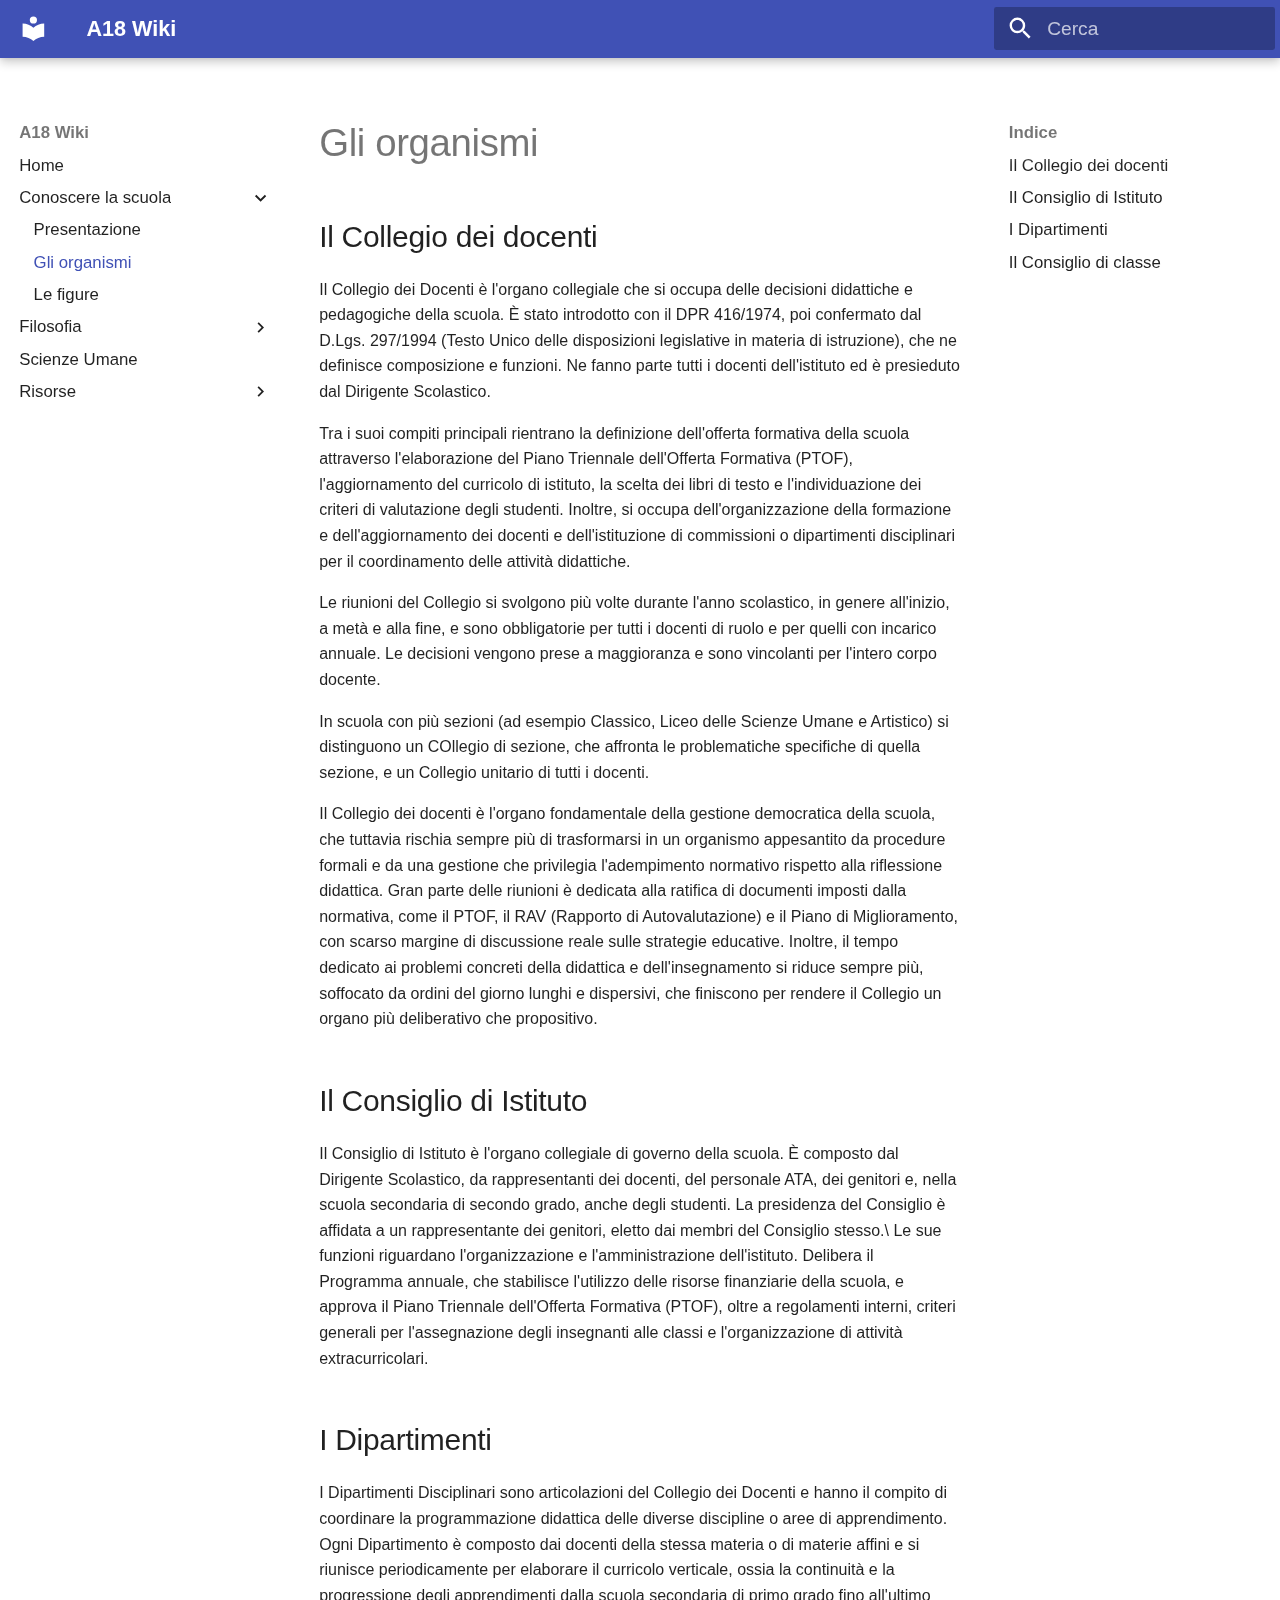
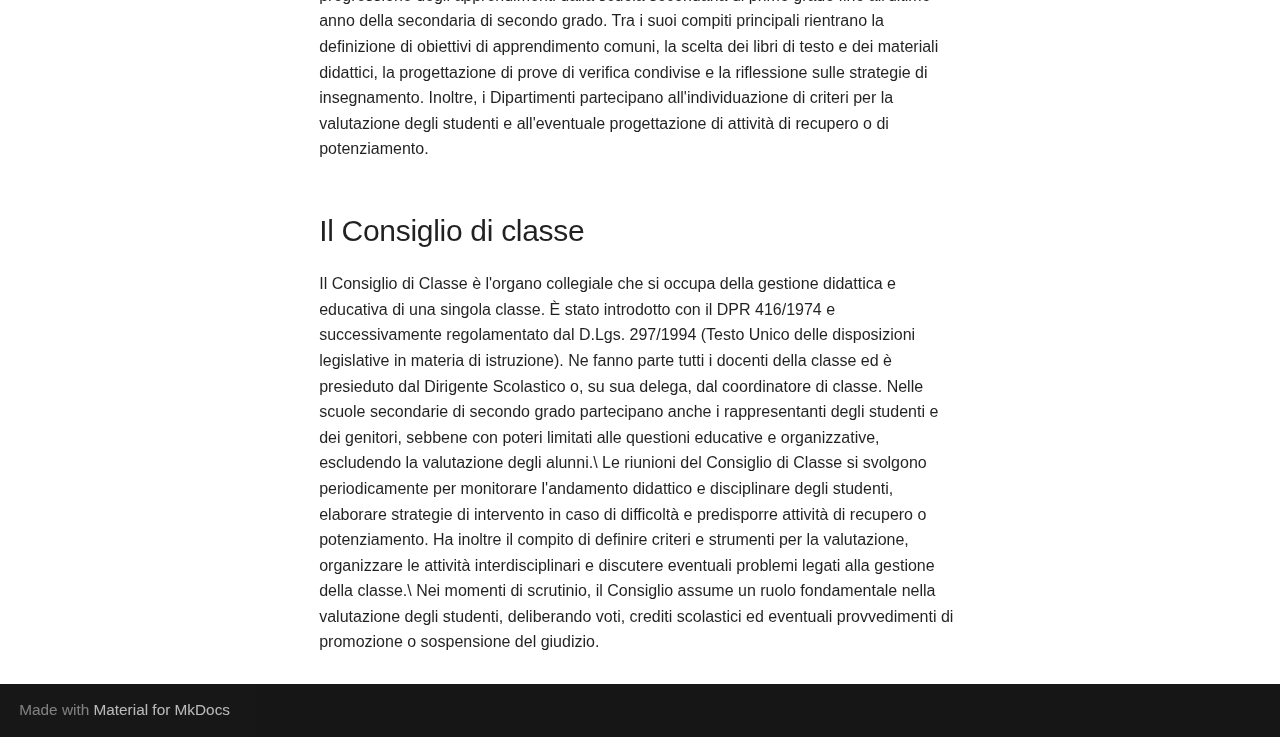
<file: scuola/organismi/index.html>
<!doctype html>
<html lang="it" class="no-js">
  <head>
    
      <meta charset="utf-8">
      <meta name="viewport" content="width=device-width,initial-scale=1">
      
      
      
      
        <link rel="prev" href="../presentazione/">
      
      
        <link rel="next" href="../figure/">
      
      
      <link rel="icon" href="../../assets/images/favicon.png">
      <meta name="generator" content="mkdocs-1.6.1, mkdocs-material-9.6.15">
    
    
      
        <title>Gli organismi - A18 Wiki</title>
      
    
    
      <link rel="stylesheet" href="../../assets/stylesheets/main.342714a4.min.css">
      
        
        <link rel="stylesheet" href="../../assets/stylesheets/palette.06af60db.min.css">
      
      


    
    
      
    
    
      
        
        
        <link rel="preconnect" href="https://fonts.gstatic.com" crossorigin>
        <link rel="stylesheet" href="https://fonts.googleapis.com/css?family=Roboto:300,300i,400,400i,700,700i%7CRoboto+Mono:400,400i,700,700i&display=fallback">
        <style>:root{--md-text-font:"Roboto";--md-code-font:"Roboto Mono"}</style>
      
    
    
      <link rel="stylesheet" href="../../styles/extra.css">
    
    <script>__md_scope=new URL("../..",location),__md_hash=e=>[...e].reduce(((e,_)=>(e<<5)-e+_.charCodeAt(0)),0),__md_get=(e,_=localStorage,t=__md_scope)=>JSON.parse(_.getItem(t.pathname+"."+e)),__md_set=(e,_,t=localStorage,a=__md_scope)=>{try{t.setItem(a.pathname+"."+e,JSON.stringify(_))}catch(e){}}</script>
    
      

    
    
    
  </head>
  
  
    
    
    
    
    
    <body dir="ltr" data-md-color-scheme="default" data-md-color-primary="indigo" data-md-color-accent="indigo">
  
    
    <input class="md-toggle" data-md-toggle="drawer" type="checkbox" id="__drawer" autocomplete="off">
    <input class="md-toggle" data-md-toggle="search" type="checkbox" id="__search" autocomplete="off">
    <label class="md-overlay" for="__drawer"></label>
    <div data-md-component="skip">
      
        
        <a href="#gli-organismi" class="md-skip">
          Vai al contenuto
        </a>
      
    </div>
    <div data-md-component="announce">
      
    </div>
    
    
      

  

<header class="md-header md-header--shadow" data-md-component="header">
  <nav class="md-header__inner md-grid" aria-label="Intestazione">
    <a href="../.." title="A18 Wiki" class="md-header__button md-logo" aria-label="A18 Wiki" data-md-component="logo">
      
  
  <svg xmlns="http://www.w3.org/2000/svg" viewBox="0 0 24 24"><path d="M12 8a3 3 0 0 0 3-3 3 3 0 0 0-3-3 3 3 0 0 0-3 3 3 3 0 0 0 3 3m0 3.54C9.64 9.35 6.5 8 3 8v11c3.5 0 6.64 1.35 9 3.54 2.36-2.19 5.5-3.54 9-3.54V8c-3.5 0-6.64 1.35-9 3.54"/></svg>

    </a>
    <label class="md-header__button md-icon" for="__drawer">
      
      <svg xmlns="http://www.w3.org/2000/svg" viewBox="0 0 24 24"><path d="M3 6h18v2H3zm0 5h18v2H3zm0 5h18v2H3z"/></svg>
    </label>
    <div class="md-header__title" data-md-component="header-title">
      <div class="md-header__ellipsis">
        <div class="md-header__topic">
          <span class="md-ellipsis">
            A18 Wiki
          </span>
        </div>
        <div class="md-header__topic" data-md-component="header-topic">
          <span class="md-ellipsis">
            
              Gli organismi
            
          </span>
        </div>
      </div>
    </div>
    
      
    
    
    
    
      
      
        <label class="md-header__button md-icon" for="__search">
          
          <svg xmlns="http://www.w3.org/2000/svg" viewBox="0 0 24 24"><path d="M9.5 3A6.5 6.5 0 0 1 16 9.5c0 1.61-.59 3.09-1.56 4.23l.27.27h.79l5 5-1.5 1.5-5-5v-.79l-.27-.27A6.52 6.52 0 0 1 9.5 16 6.5 6.5 0 0 1 3 9.5 6.5 6.5 0 0 1 9.5 3m0 2C7 5 5 7 5 9.5S7 14 9.5 14 14 12 14 9.5 12 5 9.5 5"/></svg>
        </label>
        <div class="md-search" data-md-component="search" role="dialog">
  <label class="md-search__overlay" for="__search"></label>
  <div class="md-search__inner" role="search">
    <form class="md-search__form" name="search">
      <input type="text" class="md-search__input" name="query" aria-label="Cerca" placeholder="Cerca" autocapitalize="off" autocorrect="off" autocomplete="off" spellcheck="false" data-md-component="search-query" required>
      <label class="md-search__icon md-icon" for="__search">
        
        <svg xmlns="http://www.w3.org/2000/svg" viewBox="0 0 24 24"><path d="M9.5 3A6.5 6.5 0 0 1 16 9.5c0 1.61-.59 3.09-1.56 4.23l.27.27h.79l5 5-1.5 1.5-5-5v-.79l-.27-.27A6.52 6.52 0 0 1 9.5 16 6.5 6.5 0 0 1 3 9.5 6.5 6.5 0 0 1 9.5 3m0 2C7 5 5 7 5 9.5S7 14 9.5 14 14 12 14 9.5 12 5 9.5 5"/></svg>
        
        <svg xmlns="http://www.w3.org/2000/svg" viewBox="0 0 24 24"><path d="M20 11v2H8l5.5 5.5-1.42 1.42L4.16 12l7.92-7.92L13.5 5.5 8 11z"/></svg>
      </label>
      <nav class="md-search__options" aria-label="Cerca">
        
        <button type="reset" class="md-search__icon md-icon" title="Cancella" aria-label="Cancella" tabindex="-1">
          
          <svg xmlns="http://www.w3.org/2000/svg" viewBox="0 0 24 24"><path d="M19 6.41 17.59 5 12 10.59 6.41 5 5 6.41 10.59 12 5 17.59 6.41 19 12 13.41 17.59 19 19 17.59 13.41 12z"/></svg>
        </button>
      </nav>
      
    </form>
    <div class="md-search__output">
      <div class="md-search__scrollwrap" tabindex="0" data-md-scrollfix>
        <div class="md-search-result" data-md-component="search-result">
          <div class="md-search-result__meta">
            Inizializza la ricerca
          </div>
          <ol class="md-search-result__list" role="presentation"></ol>
        </div>
      </div>
    </div>
  </div>
</div>
      
    
    
  </nav>
  
</header>
    
    <div class="md-container" data-md-component="container">
      
      
        
          
        
      
      <main class="md-main" data-md-component="main">
        <div class="md-main__inner md-grid">
          
            
              
              <div class="md-sidebar md-sidebar--primary" data-md-component="sidebar" data-md-type="navigation" >
                <div class="md-sidebar__scrollwrap">
                  <div class="md-sidebar__inner">
                    



<nav class="md-nav md-nav--primary" aria-label="Navigazione" data-md-level="0">
  <label class="md-nav__title" for="__drawer">
    <a href="../.." title="A18 Wiki" class="md-nav__button md-logo" aria-label="A18 Wiki" data-md-component="logo">
      
  
  <svg xmlns="http://www.w3.org/2000/svg" viewBox="0 0 24 24"><path d="M12 8a3 3 0 0 0 3-3 3 3 0 0 0-3-3 3 3 0 0 0-3 3 3 3 0 0 0 3 3m0 3.54C9.64 9.35 6.5 8 3 8v11c3.5 0 6.64 1.35 9 3.54 2.36-2.19 5.5-3.54 9-3.54V8c-3.5 0-6.64 1.35-9 3.54"/></svg>

    </a>
    A18 Wiki
  </label>
  
  <ul class="md-nav__list" data-md-scrollfix>
    
      
      
  
  
  
  
    <li class="md-nav__item">
      <a href="../.." class="md-nav__link">
        
  
  
  <span class="md-ellipsis">
    Home
    
  </span>
  

      </a>
    </li>
  

    
      
      
  
  
    
  
  
  
    
    
    
    
    
    <li class="md-nav__item md-nav__item--active md-nav__item--nested">
      
        
        
        <input class="md-nav__toggle md-toggle " type="checkbox" id="__nav_2" checked>
        
          
          <label class="md-nav__link" for="__nav_2" id="__nav_2_label" tabindex="0">
            
  
  
  <span class="md-ellipsis">
    Conoscere la scuola
    
  </span>
  

            <span class="md-nav__icon md-icon"></span>
          </label>
        
        <nav class="md-nav" data-md-level="1" aria-labelledby="__nav_2_label" aria-expanded="true">
          <label class="md-nav__title" for="__nav_2">
            <span class="md-nav__icon md-icon"></span>
            Conoscere la scuola
          </label>
          <ul class="md-nav__list" data-md-scrollfix>
            
              
                
  
  
  
  
    <li class="md-nav__item">
      <a href="../presentazione/" class="md-nav__link">
        
  
  
  <span class="md-ellipsis">
    Presentazione
    
  </span>
  

      </a>
    </li>
  

              
            
              
                
  
  
    
  
  
  
    <li class="md-nav__item md-nav__item--active">
      
      <input class="md-nav__toggle md-toggle" type="checkbox" id="__toc">
      
      
        
      
      
        <label class="md-nav__link md-nav__link--active" for="__toc">
          
  
  
  <span class="md-ellipsis">
    Gli organismi
    
  </span>
  

          <span class="md-nav__icon md-icon"></span>
        </label>
      
      <a href="./" class="md-nav__link md-nav__link--active">
        
  
  
  <span class="md-ellipsis">
    Gli organismi
    
  </span>
  

      </a>
      
        

<nav class="md-nav md-nav--secondary" aria-label="Indice">
  
  
  
    
  
  
    <label class="md-nav__title" for="__toc">
      <span class="md-nav__icon md-icon"></span>
      Indice
    </label>
    <ul class="md-nav__list" data-md-component="toc" data-md-scrollfix>
      
        <li class="md-nav__item">
  <a href="#il-collegio-dei-docenti" class="md-nav__link">
    <span class="md-ellipsis">
      Il Collegio dei docenti
    </span>
  </a>
  
</li>
      
        <li class="md-nav__item">
  <a href="#il-consiglio-di-istituto" class="md-nav__link">
    <span class="md-ellipsis">
      Il Consiglio di Istituto
    </span>
  </a>
  
</li>
      
        <li class="md-nav__item">
  <a href="#i-dipartimenti" class="md-nav__link">
    <span class="md-ellipsis">
      I Dipartimenti
    </span>
  </a>
  
</li>
      
        <li class="md-nav__item">
  <a href="#il-consiglio-di-classe" class="md-nav__link">
    <span class="md-ellipsis">
      Il Consiglio di classe
    </span>
  </a>
  
</li>
      
    </ul>
  
</nav>
      
    </li>
  

              
            
              
                
  
  
  
  
    <li class="md-nav__item">
      <a href="../figure/" class="md-nav__link">
        
  
  
  <span class="md-ellipsis">
    Le figure
    
  </span>
  

      </a>
    </li>
  

              
            
          </ul>
        </nav>
      
    </li>
  

    
      
      
  
  
  
  
    
    
    
    
    
    <li class="md-nav__item md-nav__item--nested">
      
        
        
        <input class="md-nav__toggle md-toggle " type="checkbox" id="__nav_3" >
        
          
          <label class="md-nav__link" for="__nav_3" id="__nav_3_label" tabindex="0">
            
  
  
  <span class="md-ellipsis">
    Filosofia
    
  </span>
  

            <span class="md-nav__icon md-icon"></span>
          </label>
        
        <nav class="md-nav" data-md-level="1" aria-labelledby="__nav_3_label" aria-expanded="false">
          <label class="md-nav__title" for="__nav_3">
            <span class="md-nav__icon md-icon"></span>
            Filosofia
          </label>
          <ul class="md-nav__list" data-md-scrollfix>
            
              
                
  
  
  
  
    <li class="md-nav__item">
      <a href="../../filosofia/introduzione.md" class="md-nav__link">
        
  
  
  <span class="md-ellipsis">
    Introduzione
    
  </span>
  

      </a>
    </li>
  

              
            
              
                
  
  
  
  
    <li class="md-nav__item">
      <a href="../../filosofia/metodi.md" class="md-nav__link">
        
  
  
  <span class="md-ellipsis">
    Metodi
    
  </span>
  

      </a>
    </li>
  

              
            
          </ul>
        </nav>
      
    </li>
  

    
      
      
  
  
  
  
    <li class="md-nav__item">
      <a href="../../scienze-umane.md" class="md-nav__link">
        
  
  
  <span class="md-ellipsis">
    Scienze Umane
    
  </span>
  

      </a>
    </li>
  

    
      
      
  
  
  
  
    
    
    
    
    
    <li class="md-nav__item md-nav__item--nested">
      
        
        
        <input class="md-nav__toggle md-toggle " type="checkbox" id="__nav_5" >
        
          
          <label class="md-nav__link" for="__nav_5" id="__nav_5_label" tabindex="0">
            
  
  
  <span class="md-ellipsis">
    Risorse
    
  </span>
  

            <span class="md-nav__icon md-icon"></span>
          </label>
        
        <nav class="md-nav" data-md-level="1" aria-labelledby="__nav_5_label" aria-expanded="false">
          <label class="md-nav__title" for="__nav_5">
            <span class="md-nav__icon md-icon"></span>
            Risorse
          </label>
          <ul class="md-nav__list" data-md-scrollfix>
            
              
                
  
  
  
  
    <li class="md-nav__item">
      <a href="../../risorse/libri.md" class="md-nav__link">
        
  
  
  <span class="md-ellipsis">
    Libri
    
  </span>
  

      </a>
    </li>
  

              
            
              
                
  
  
  
  
    <li class="md-nav__item">
      <a href="../../risorse/siti.md" class="md-nav__link">
        
  
  
  <span class="md-ellipsis">
    Siti
    
  </span>
  

      </a>
    </li>
  

              
            
          </ul>
        </nav>
      
    </li>
  

    
  </ul>
</nav>
                  </div>
                </div>
              </div>
            
            
              
              <div class="md-sidebar md-sidebar--secondary" data-md-component="sidebar" data-md-type="toc" >
                <div class="md-sidebar__scrollwrap">
                  <div class="md-sidebar__inner">
                    

<nav class="md-nav md-nav--secondary" aria-label="Indice">
  
  
  
    
  
  
    <label class="md-nav__title" for="__toc">
      <span class="md-nav__icon md-icon"></span>
      Indice
    </label>
    <ul class="md-nav__list" data-md-component="toc" data-md-scrollfix>
      
        <li class="md-nav__item">
  <a href="#il-collegio-dei-docenti" class="md-nav__link">
    <span class="md-ellipsis">
      Il Collegio dei docenti
    </span>
  </a>
  
</li>
      
        <li class="md-nav__item">
  <a href="#il-consiglio-di-istituto" class="md-nav__link">
    <span class="md-ellipsis">
      Il Consiglio di Istituto
    </span>
  </a>
  
</li>
      
        <li class="md-nav__item">
  <a href="#i-dipartimenti" class="md-nav__link">
    <span class="md-ellipsis">
      I Dipartimenti
    </span>
  </a>
  
</li>
      
        <li class="md-nav__item">
  <a href="#il-consiglio-di-classe" class="md-nav__link">
    <span class="md-ellipsis">
      Il Consiglio di classe
    </span>
  </a>
  
</li>
      
    </ul>
  
</nav>
                  </div>
                </div>
              </div>
            
          
          
            <div class="md-content" data-md-component="content">
              <article class="md-content__inner md-typeset">
                
                  



<h1 id="gli-organismi">Gli organismi</h1>
<h2 id="il-collegio-dei-docenti">Il Collegio dei docenti</h2>
<p>Il Collegio dei Docenti è l'organo collegiale che si occupa delle
decisioni didattiche e pedagogiche della scuola. È stato introdotto con
il DPR 416/1974, poi confermato dal D.Lgs. 297/1994 (Testo Unico delle
disposizioni legislative in materia di istruzione), che ne definisce
composizione e funzioni. Ne fanno parte tutti i docenti dell'istituto ed
è presieduto dal Dirigente Scolastico.</p>
<p>Tra i suoi compiti principali rientrano la definizione dell'offerta
formativa della scuola attraverso l'elaborazione del Piano Triennale
dell'Offerta Formativa (PTOF), l'aggiornamento del curricolo di
istituto, la scelta dei libri di testo e l'individuazione dei criteri di
valutazione degli studenti. Inoltre, si occupa dell'organizzazione della
formazione e dell'aggiornamento dei docenti e dell'istituzione di
commissioni o dipartimenti disciplinari per il coordinamento delle
attività didattiche.</p>
<p>Le riunioni del Collegio si svolgono più volte durante l'anno
scolastico, in genere all'inizio, a metà e alla fine, e sono
obbligatorie per tutti i docenti di ruolo e per quelli con incarico
annuale. Le decisioni vengono prese a maggioranza e sono vincolanti per
l'intero corpo docente.</p>
<p>In scuola con più sezioni (ad esempio Classico, Liceo delle Scienze
Umane e Artistico) si distinguono un COllegio di sezione, che affronta
le problematiche specifiche di quella sezione, e un Collegio unitario di
tutti i docenti.</p>
<p>Il Collegio dei docenti è l'organo fondamentale della gestione
democratica della scuola, che tuttavia rischia sempre più di
trasformarsi in un organismo appesantito da procedure formali e da una
gestione che privilegia l'adempimento normativo rispetto alla
riflessione didattica. Gran parte delle riunioni è dedicata alla
ratifica di documenti imposti dalla normativa, come il PTOF, il RAV
(Rapporto di Autovalutazione) e il Piano di Miglioramento, con scarso
margine di discussione reale sulle strategie educative. Inoltre, il
tempo dedicato ai problemi concreti della didattica e dell'insegnamento
si riduce sempre più, soffocato da ordini del giorno lunghi e
dispersivi, che finiscono per rendere il Collegio un organo più
deliberativo che propositivo.</p>
<h2 id="il-consiglio-di-istituto">Il Consiglio di Istituto</h2>
<p>Il Consiglio di Istituto è l'organo collegiale di governo della scuola.
È composto dal Dirigente Scolastico, da rappresentanti dei docenti, del
personale ATA, dei genitori e, nella scuola secondaria di secondo grado,
anche degli studenti. La presidenza del Consiglio è affidata a un
rappresentante dei genitori, eletto dai membri del Consiglio stesso.\
Le sue funzioni riguardano l'organizzazione e l'amministrazione
dell'istituto. Delibera il Programma annuale, che stabilisce l'utilizzo
delle risorse finanziarie della scuola, e approva il Piano Triennale
dell'Offerta Formativa (PTOF), oltre a regolamenti interni, criteri
generali per l'assegnazione degli insegnanti alle classi e
l'organizzazione di attività extracurricolari.</p>
<h2 id="i-dipartimenti">I Dipartimenti</h2>
<p>I Dipartimenti Disciplinari sono articolazioni del Collegio dei Docenti
e hanno il compito di coordinare la programmazione didattica delle
diverse discipline o aree di apprendimento. Ogni Dipartimento è composto
dai docenti della stessa materia o di materie affini e si riunisce
periodicamente per elaborare il curricolo verticale, ossia la continuità
e la progressione degli apprendimenti dalla scuola secondaria di primo
grado fino all'ultimo anno della secondaria di secondo grado. Tra i suoi
compiti principali rientrano la definizione di obiettivi di
apprendimento comuni, la scelta dei libri di testo e dei materiali
didattici, la progettazione di prove di verifica condivise e la
riflessione sulle strategie di insegnamento. Inoltre, i Dipartimenti
partecipano all'individuazione di criteri per la valutazione degli
studenti e all'eventuale progettazione di attività di recupero o di
potenziamento.</p>
<h2 id="il-consiglio-di-classe">Il Consiglio di classe</h2>
<p>Il Consiglio di Classe è l'organo collegiale che si occupa della
gestione didattica e educativa di una singola classe. È stato introdotto
con il DPR 416/1974 e successivamente regolamentato dal D.Lgs. 297/1994
(Testo Unico delle disposizioni legislative in materia di istruzione).
Ne fanno parte tutti i docenti della classe ed è presieduto dal
Dirigente Scolastico o, su sua delega, dal coordinatore di classe. Nelle
scuole secondarie di secondo grado partecipano anche i rappresentanti
degli studenti e dei genitori, sebbene con poteri limitati alle
questioni educative e organizzative, escludendo la valutazione degli
alunni.\
Le riunioni del Consiglio di Classe si svolgono periodicamente per
monitorare l'andamento didattico e disciplinare degli studenti,
elaborare strategie di intervento in caso di difficoltà e predisporre
attività di recupero o potenziamento. Ha inoltre il compito di definire
criteri e strumenti per la valutazione, organizzare le attività
interdisciplinari e discutere eventuali problemi legati alla gestione
della classe.\
Nei momenti di scrutinio, il Consiglio assume un ruolo fondamentale
nella valutazione degli studenti, deliberando voti, crediti scolastici
ed eventuali provvedimenti di promozione o sospensione del giudizio.</p>












                
              </article>
            </div>
          
          
<script>var target=document.getElementById(location.hash.slice(1));target&&target.name&&(target.checked=target.name.startsWith("__tabbed_"))</script>
        </div>
        
      </main>
      
        <footer class="md-footer">
  
  <div class="md-footer-meta md-typeset">
    <div class="md-footer-meta__inner md-grid">
      <div class="md-copyright">
  
  
    Made with
    <a href="https://squidfunk.github.io/mkdocs-material/" target="_blank" rel="noopener">
      Material for MkDocs
    </a>
  
</div>
      
    </div>
  </div>
</footer>
      
    </div>
    <div class="md-dialog" data-md-component="dialog">
      <div class="md-dialog__inner md-typeset"></div>
    </div>
    
    
    
      
      <script id="__config" type="application/json">{"base": "../..", "features": [], "search": "../../assets/javascripts/workers/search.d50fe291.min.js", "tags": null, "translations": {"clipboard.copied": "Copiato", "clipboard.copy": "Copia", "search.result.more.one": "1 altro in questa pagina", "search.result.more.other": "# altri in questa pagina", "search.result.none": "Nessun documento trovato", "search.result.one": "1 documento trovato", "search.result.other": "# documenti trovati", "search.result.placeholder": "Scrivi per iniziare a cercare", "search.result.term.missing": "Non presente", "select.version": "Seleziona la versione"}, "version": null}</script>
    
    
      <script src="../../assets/javascripts/bundle.56ea9cef.min.js"></script>
      
    
  </body>
</html>
</file>
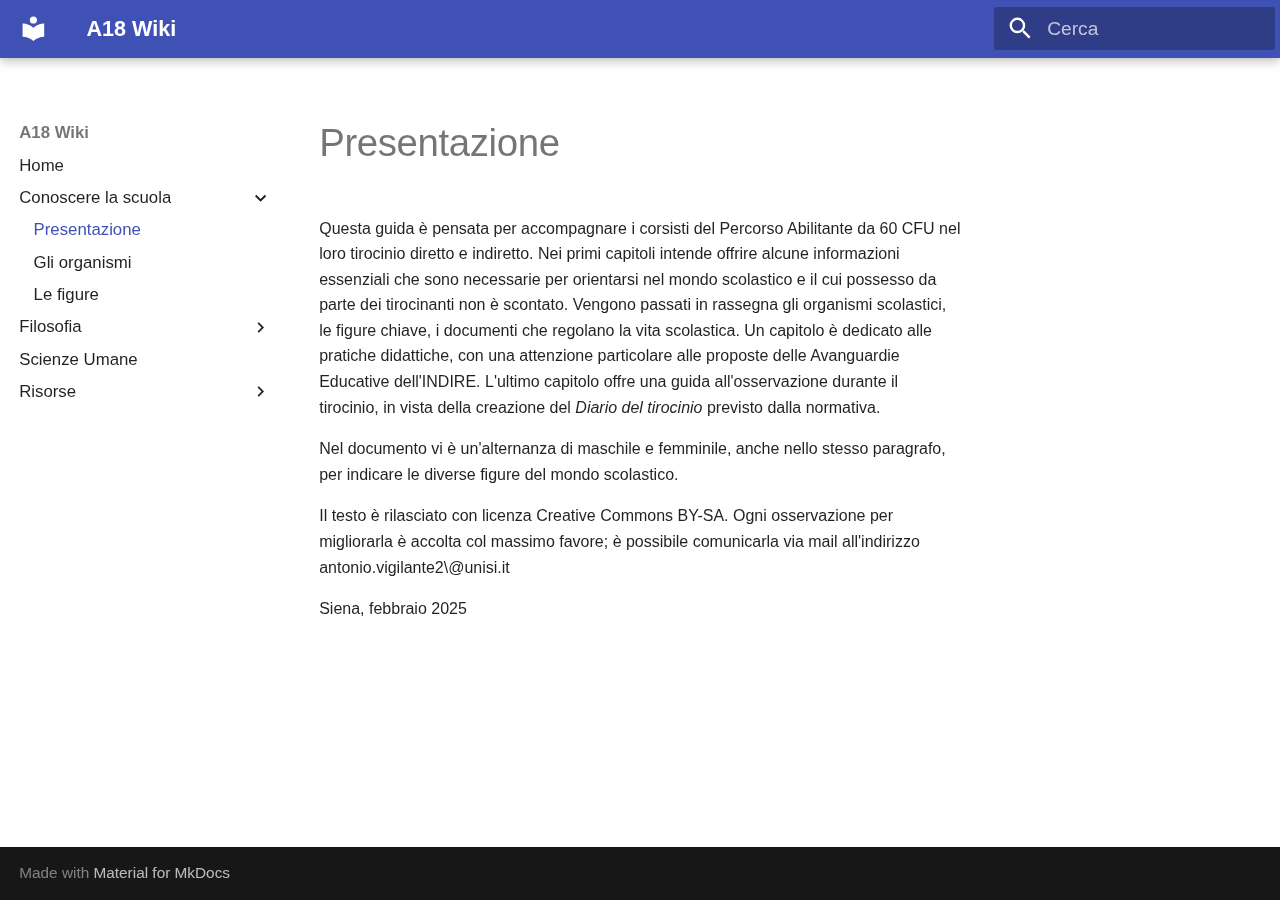
<file: scuola/presentazione/index.html>
<!doctype html>
<html lang="it" class="no-js">
  <head>
    
      <meta charset="utf-8">
      <meta name="viewport" content="width=device-width,initial-scale=1">
      
      
      
      
        <link rel="prev" href="../..">
      
      
        <link rel="next" href="../organismi/">
      
      
      <link rel="icon" href="../../assets/images/favicon.png">
      <meta name="generator" content="mkdocs-1.6.1, mkdocs-material-9.6.15">
    
    
      
        <title>Presentazione - A18 Wiki</title>
      
    
    
      <link rel="stylesheet" href="../../assets/stylesheets/main.342714a4.min.css">
      
        
        <link rel="stylesheet" href="../../assets/stylesheets/palette.06af60db.min.css">
      
      


    
    
      
    
    
      
        
        
        <link rel="preconnect" href="https://fonts.gstatic.com" crossorigin>
        <link rel="stylesheet" href="https://fonts.googleapis.com/css?family=Roboto:300,300i,400,400i,700,700i%7CRoboto+Mono:400,400i,700,700i&display=fallback">
        <style>:root{--md-text-font:"Roboto";--md-code-font:"Roboto Mono"}</style>
      
    
    
      <link rel="stylesheet" href="../../styles/extra.css">
    
    <script>__md_scope=new URL("../..",location),__md_hash=e=>[...e].reduce(((e,_)=>(e<<5)-e+_.charCodeAt(0)),0),__md_get=(e,_=localStorage,t=__md_scope)=>JSON.parse(_.getItem(t.pathname+"."+e)),__md_set=(e,_,t=localStorage,a=__md_scope)=>{try{t.setItem(a.pathname+"."+e,JSON.stringify(_))}catch(e){}}</script>
    
      

    
    
    
  </head>
  
  
    
    
    
    
    
    <body dir="ltr" data-md-color-scheme="default" data-md-color-primary="indigo" data-md-color-accent="indigo">
  
    
    <input class="md-toggle" data-md-toggle="drawer" type="checkbox" id="__drawer" autocomplete="off">
    <input class="md-toggle" data-md-toggle="search" type="checkbox" id="__search" autocomplete="off">
    <label class="md-overlay" for="__drawer"></label>
    <div data-md-component="skip">
      
        
        <a href="#presentazione" class="md-skip">
          Vai al contenuto
        </a>
      
    </div>
    <div data-md-component="announce">
      
    </div>
    
    
      

  

<header class="md-header md-header--shadow" data-md-component="header">
  <nav class="md-header__inner md-grid" aria-label="Intestazione">
    <a href="../.." title="A18 Wiki" class="md-header__button md-logo" aria-label="A18 Wiki" data-md-component="logo">
      
  
  <svg xmlns="http://www.w3.org/2000/svg" viewBox="0 0 24 24"><path d="M12 8a3 3 0 0 0 3-3 3 3 0 0 0-3-3 3 3 0 0 0-3 3 3 3 0 0 0 3 3m0 3.54C9.64 9.35 6.5 8 3 8v11c3.5 0 6.64 1.35 9 3.54 2.36-2.19 5.5-3.54 9-3.54V8c-3.5 0-6.64 1.35-9 3.54"/></svg>

    </a>
    <label class="md-header__button md-icon" for="__drawer">
      
      <svg xmlns="http://www.w3.org/2000/svg" viewBox="0 0 24 24"><path d="M3 6h18v2H3zm0 5h18v2H3zm0 5h18v2H3z"/></svg>
    </label>
    <div class="md-header__title" data-md-component="header-title">
      <div class="md-header__ellipsis">
        <div class="md-header__topic">
          <span class="md-ellipsis">
            A18 Wiki
          </span>
        </div>
        <div class="md-header__topic" data-md-component="header-topic">
          <span class="md-ellipsis">
            
              Presentazione
            
          </span>
        </div>
      </div>
    </div>
    
      
    
    
    
    
      
      
        <label class="md-header__button md-icon" for="__search">
          
          <svg xmlns="http://www.w3.org/2000/svg" viewBox="0 0 24 24"><path d="M9.5 3A6.5 6.5 0 0 1 16 9.5c0 1.61-.59 3.09-1.56 4.23l.27.27h.79l5 5-1.5 1.5-5-5v-.79l-.27-.27A6.52 6.52 0 0 1 9.5 16 6.5 6.5 0 0 1 3 9.5 6.5 6.5 0 0 1 9.5 3m0 2C7 5 5 7 5 9.5S7 14 9.5 14 14 12 14 9.5 12 5 9.5 5"/></svg>
        </label>
        <div class="md-search" data-md-component="search" role="dialog">
  <label class="md-search__overlay" for="__search"></label>
  <div class="md-search__inner" role="search">
    <form class="md-search__form" name="search">
      <input type="text" class="md-search__input" name="query" aria-label="Cerca" placeholder="Cerca" autocapitalize="off" autocorrect="off" autocomplete="off" spellcheck="false" data-md-component="search-query" required>
      <label class="md-search__icon md-icon" for="__search">
        
        <svg xmlns="http://www.w3.org/2000/svg" viewBox="0 0 24 24"><path d="M9.5 3A6.5 6.5 0 0 1 16 9.5c0 1.61-.59 3.09-1.56 4.23l.27.27h.79l5 5-1.5 1.5-5-5v-.79l-.27-.27A6.52 6.52 0 0 1 9.5 16 6.5 6.5 0 0 1 3 9.5 6.5 6.5 0 0 1 9.5 3m0 2C7 5 5 7 5 9.5S7 14 9.5 14 14 12 14 9.5 12 5 9.5 5"/></svg>
        
        <svg xmlns="http://www.w3.org/2000/svg" viewBox="0 0 24 24"><path d="M20 11v2H8l5.5 5.5-1.42 1.42L4.16 12l7.92-7.92L13.5 5.5 8 11z"/></svg>
      </label>
      <nav class="md-search__options" aria-label="Cerca">
        
        <button type="reset" class="md-search__icon md-icon" title="Cancella" aria-label="Cancella" tabindex="-1">
          
          <svg xmlns="http://www.w3.org/2000/svg" viewBox="0 0 24 24"><path d="M19 6.41 17.59 5 12 10.59 6.41 5 5 6.41 10.59 12 5 17.59 6.41 19 12 13.41 17.59 19 19 17.59 13.41 12z"/></svg>
        </button>
      </nav>
      
    </form>
    <div class="md-search__output">
      <div class="md-search__scrollwrap" tabindex="0" data-md-scrollfix>
        <div class="md-search-result" data-md-component="search-result">
          <div class="md-search-result__meta">
            Inizializza la ricerca
          </div>
          <ol class="md-search-result__list" role="presentation"></ol>
        </div>
      </div>
    </div>
  </div>
</div>
      
    
    
  </nav>
  
</header>
    
    <div class="md-container" data-md-component="container">
      
      
        
          
        
      
      <main class="md-main" data-md-component="main">
        <div class="md-main__inner md-grid">
          
            
              
              <div class="md-sidebar md-sidebar--primary" data-md-component="sidebar" data-md-type="navigation" >
                <div class="md-sidebar__scrollwrap">
                  <div class="md-sidebar__inner">
                    



<nav class="md-nav md-nav--primary" aria-label="Navigazione" data-md-level="0">
  <label class="md-nav__title" for="__drawer">
    <a href="../.." title="A18 Wiki" class="md-nav__button md-logo" aria-label="A18 Wiki" data-md-component="logo">
      
  
  <svg xmlns="http://www.w3.org/2000/svg" viewBox="0 0 24 24"><path d="M12 8a3 3 0 0 0 3-3 3 3 0 0 0-3-3 3 3 0 0 0-3 3 3 3 0 0 0 3 3m0 3.54C9.64 9.35 6.5 8 3 8v11c3.5 0 6.64 1.35 9 3.54 2.36-2.19 5.5-3.54 9-3.54V8c-3.5 0-6.64 1.35-9 3.54"/></svg>

    </a>
    A18 Wiki
  </label>
  
  <ul class="md-nav__list" data-md-scrollfix>
    
      
      
  
  
  
  
    <li class="md-nav__item">
      <a href="../.." class="md-nav__link">
        
  
  
  <span class="md-ellipsis">
    Home
    
  </span>
  

      </a>
    </li>
  

    
      
      
  
  
    
  
  
  
    
    
    
    
    
    <li class="md-nav__item md-nav__item--active md-nav__item--nested">
      
        
        
        <input class="md-nav__toggle md-toggle " type="checkbox" id="__nav_2" checked>
        
          
          <label class="md-nav__link" for="__nav_2" id="__nav_2_label" tabindex="0">
            
  
  
  <span class="md-ellipsis">
    Conoscere la scuola
    
  </span>
  

            <span class="md-nav__icon md-icon"></span>
          </label>
        
        <nav class="md-nav" data-md-level="1" aria-labelledby="__nav_2_label" aria-expanded="true">
          <label class="md-nav__title" for="__nav_2">
            <span class="md-nav__icon md-icon"></span>
            Conoscere la scuola
          </label>
          <ul class="md-nav__list" data-md-scrollfix>
            
              
                
  
  
    
  
  
  
    <li class="md-nav__item md-nav__item--active">
      
      <input class="md-nav__toggle md-toggle" type="checkbox" id="__toc">
      
      
        
      
      
      <a href="./" class="md-nav__link md-nav__link--active">
        
  
  
  <span class="md-ellipsis">
    Presentazione
    
  </span>
  

      </a>
      
    </li>
  

              
            
              
                
  
  
  
  
    <li class="md-nav__item">
      <a href="../organismi/" class="md-nav__link">
        
  
  
  <span class="md-ellipsis">
    Gli organismi
    
  </span>
  

      </a>
    </li>
  

              
            
              
                
  
  
  
  
    <li class="md-nav__item">
      <a href="../figure/" class="md-nav__link">
        
  
  
  <span class="md-ellipsis">
    Le figure
    
  </span>
  

      </a>
    </li>
  

              
            
          </ul>
        </nav>
      
    </li>
  

    
      
      
  
  
  
  
    
    
    
    
    
    <li class="md-nav__item md-nav__item--nested">
      
        
        
        <input class="md-nav__toggle md-toggle " type="checkbox" id="__nav_3" >
        
          
          <label class="md-nav__link" for="__nav_3" id="__nav_3_label" tabindex="0">
            
  
  
  <span class="md-ellipsis">
    Filosofia
    
  </span>
  

            <span class="md-nav__icon md-icon"></span>
          </label>
        
        <nav class="md-nav" data-md-level="1" aria-labelledby="__nav_3_label" aria-expanded="false">
          <label class="md-nav__title" for="__nav_3">
            <span class="md-nav__icon md-icon"></span>
            Filosofia
          </label>
          <ul class="md-nav__list" data-md-scrollfix>
            
              
                
  
  
  
  
    <li class="md-nav__item">
      <a href="../../filosofia/introduzione.md" class="md-nav__link">
        
  
  
  <span class="md-ellipsis">
    Introduzione
    
  </span>
  

      </a>
    </li>
  

              
            
              
                
  
  
  
  
    <li class="md-nav__item">
      <a href="../../filosofia/metodi.md" class="md-nav__link">
        
  
  
  <span class="md-ellipsis">
    Metodi
    
  </span>
  

      </a>
    </li>
  

              
            
          </ul>
        </nav>
      
    </li>
  

    
      
      
  
  
  
  
    <li class="md-nav__item">
      <a href="../../scienze-umane.md" class="md-nav__link">
        
  
  
  <span class="md-ellipsis">
    Scienze Umane
    
  </span>
  

      </a>
    </li>
  

    
      
      
  
  
  
  
    
    
    
    
    
    <li class="md-nav__item md-nav__item--nested">
      
        
        
        <input class="md-nav__toggle md-toggle " type="checkbox" id="__nav_5" >
        
          
          <label class="md-nav__link" for="__nav_5" id="__nav_5_label" tabindex="0">
            
  
  
  <span class="md-ellipsis">
    Risorse
    
  </span>
  

            <span class="md-nav__icon md-icon"></span>
          </label>
        
        <nav class="md-nav" data-md-level="1" aria-labelledby="__nav_5_label" aria-expanded="false">
          <label class="md-nav__title" for="__nav_5">
            <span class="md-nav__icon md-icon"></span>
            Risorse
          </label>
          <ul class="md-nav__list" data-md-scrollfix>
            
              
                
  
  
  
  
    <li class="md-nav__item">
      <a href="../../risorse/libri.md" class="md-nav__link">
        
  
  
  <span class="md-ellipsis">
    Libri
    
  </span>
  

      </a>
    </li>
  

              
            
              
                
  
  
  
  
    <li class="md-nav__item">
      <a href="../../risorse/siti.md" class="md-nav__link">
        
  
  
  <span class="md-ellipsis">
    Siti
    
  </span>
  

      </a>
    </li>
  

              
            
          </ul>
        </nav>
      
    </li>
  

    
  </ul>
</nav>
                  </div>
                </div>
              </div>
            
            
              
              <div class="md-sidebar md-sidebar--secondary" data-md-component="sidebar" data-md-type="toc" >
                <div class="md-sidebar__scrollwrap">
                  <div class="md-sidebar__inner">
                    

<nav class="md-nav md-nav--secondary" aria-label="Indice">
  
  
  
    
  
  
</nav>
                  </div>
                </div>
              </div>
            
          
          
            <div class="md-content" data-md-component="content">
              <article class="md-content__inner md-typeset">
                
                  



<h1 id="presentazione">Presentazione</h1>
<p>Questa guida è pensata per accompagnare i corsisti del Percorso
Abilitante da 60 CFU nel loro tirocinio diretto e indiretto. Nei primi
capitoli intende offrire alcune informazioni essenziali che sono
necessarie per orientarsi nel mondo scolastico e il cui possesso da
parte dei tirocinanti non è scontato. Vengono passati in rassegna gli
organismi scolastici, le figure chiave, i documenti che regolano la vita
scolastica. Un capitolo è dedicato alle pratiche didattiche, con una
attenzione particolare alle proposte delle Avanguardie Educative
dell'INDIRE. L'ultimo capitolo offre una guida all'osservazione durante
il tirocinio, in vista della creazione del <em>Diario del tirocinio</em>
previsto dalla normativa.</p>
<p>Nel documento vi è un'alternanza di maschile e femminile, anche nello
stesso paragrafo, per indicare le diverse figure del mondo scolastico.</p>
<p>Il testo è rilasciato con licenza Creative Commons BY-SA. Ogni
osservazione per migliorarla è accolta col massimo favore; è possibile
comunicarla via mail all'indirizzo antonio.vigilante2\@unisi.it</p>
<p>Siena, febbraio 2025</p>












                
              </article>
            </div>
          
          
<script>var target=document.getElementById(location.hash.slice(1));target&&target.name&&(target.checked=target.name.startsWith("__tabbed_"))</script>
        </div>
        
      </main>
      
        <footer class="md-footer">
  
  <div class="md-footer-meta md-typeset">
    <div class="md-footer-meta__inner md-grid">
      <div class="md-copyright">
  
  
    Made with
    <a href="https://squidfunk.github.io/mkdocs-material/" target="_blank" rel="noopener">
      Material for MkDocs
    </a>
  
</div>
      
    </div>
  </div>
</footer>
      
    </div>
    <div class="md-dialog" data-md-component="dialog">
      <div class="md-dialog__inner md-typeset"></div>
    </div>
    
    
    
      
      <script id="__config" type="application/json">{"base": "../..", "features": [], "search": "../../assets/javascripts/workers/search.d50fe291.min.js", "tags": null, "translations": {"clipboard.copied": "Copiato", "clipboard.copy": "Copia", "search.result.more.one": "1 altro in questa pagina", "search.result.more.other": "# altri in questa pagina", "search.result.none": "Nessun documento trovato", "search.result.one": "1 documento trovato", "search.result.other": "# documenti trovati", "search.result.placeholder": "Scrivi per iniziare a cercare", "search.result.term.missing": "Non presente", "select.version": "Seleziona la versione"}, "version": null}</script>
    
    
      <script src="../../assets/javascripts/bundle.56ea9cef.min.js"></script>
      
    
  </body>
</html>
</file>
<file: styles/extra.css>
:root {
  font-size: 24px; /* adatta la grandezza del testo */
  --md-text-font: "Segoe UI", "Helvetica Neue", Arial, sans-serif;
}

/* Applica Segoe UI solo ai paragrafi: */
.md-typeset p,
.md-typeset li {
  font-family: "Segoe UI", "Helvetica Neue", Arial, sans-serif;
  font-size: 16px;
}
</file>
<file: assets/stylesheets/main.342714a4.min.css>
@charset "UTF-8";html{-webkit-text-size-adjust:none;-moz-text-size-adjust:none;text-size-adjust:none;box-sizing:border-box}*,:after,:before{box-sizing:inherit}@media (prefers-reduced-motion){*,:after,:before{transition:none!important}}body{margin:0}a,button,input,label{-webkit-tap-highlight-color:transparent}a{color:inherit;text-decoration:none}hr{border:0;box-sizing:initial;display:block;height:.05rem;overflow:visible;padding:0}small{font-size:80%}sub,sup{line-height:1em}img{border-style:none}table{border-collapse:initial;border-spacing:0}td,th{font-weight:400;vertical-align:top}button{background:#0000;border:0;font-family:inherit;font-size:inherit;margin:0;padding:0}input{border:0;outline:none}:root{--md-primary-fg-color:#4051b5;--md-primary-fg-color--light:#5d6cc0;--md-primary-fg-color--dark:#303fa1;--md-primary-bg-color:#fff;--md-primary-bg-color--light:#ffffffb3;--md-accent-fg-color:#526cfe;--md-accent-fg-color--transparent:#526cfe1a;--md-accent-bg-color:#fff;--md-accent-bg-color--light:#ffffffb3}[data-md-color-scheme=default]{color-scheme:light}[data-md-color-scheme=default] img[src$="#gh-dark-mode-only"],[data-md-color-scheme=default] img[src$="#only-dark"]{display:none}:root,[data-md-color-scheme=default]{--md-hue:225deg;--md-default-fg-color:#000000de;--md-default-fg-color--light:#0000008a;--md-default-fg-color--lighter:#00000052;--md-default-fg-color--lightest:#00000012;--md-default-bg-color:#fff;--md-default-bg-color--light:#ffffffb3;--md-default-bg-color--lighter:#ffffff4d;--md-default-bg-color--lightest:#ffffff1f;--md-code-fg-color:#36464e;--md-code-bg-color:#f5f5f5;--md-code-hl-color:#4287ff;--md-code-hl-color--light:#4287ff1a;--md-code-hl-number-color:#d52a2a;--md-code-hl-special-color:#db1457;--md-code-hl-function-color:#a846b9;--md-code-hl-constant-color:#6e59d9;--md-code-hl-keyword-color:#3f6ec6;--md-code-hl-string-color:#1c7d4d;--md-code-hl-name-color:var(--md-code-fg-color);--md-code-hl-operator-color:var(--md-default-fg-color--light);--md-code-hl-punctuation-color:var(--md-default-fg-color--light);--md-code-hl-comment-color:var(--md-default-fg-color--light);--md-code-hl-generic-color:var(--md-default-fg-color--light);--md-code-hl-variable-color:var(--md-default-fg-color--light);--md-typeset-color:var(--md-default-fg-color);--md-typeset-a-color:var(--md-primary-fg-color);--md-typeset-del-color:#f5503d26;--md-typeset-ins-color:#0bd57026;--md-typeset-kbd-color:#fafafa;--md-typeset-kbd-accent-color:#fff;--md-typeset-kbd-border-color:#b8b8b8;--md-typeset-mark-color:#ffff0080;--md-typeset-table-color:#0000001f;--md-typeset-table-color--light:rgba(0,0,0,.035);--md-admonition-fg-color:var(--md-default-fg-color);--md-admonition-bg-color:var(--md-default-bg-color);--md-warning-fg-color:#000000de;--md-warning-bg-color:#ff9;--md-footer-fg-color:#fff;--md-footer-fg-color--light:#ffffffb3;--md-footer-fg-color--lighter:#ffffff73;--md-footer-bg-color:#000000de;--md-footer-bg-color--dark:#00000052;--md-shadow-z1:0 0.2rem 0.5rem #0000000d,0 0 0.05rem #0000001a;--md-shadow-z2:0 0.2rem 0.5rem #0000001a,0 0 0.05rem #00000040;--md-shadow-z3:0 0.2rem 0.5rem #0003,0 0 0.05rem #00000059}.md-icon svg{fill:currentcolor;display:block;height:1.2rem;width:1.2rem}body{-webkit-font-smoothing:antialiased;-moz-osx-font-smoothing:grayscale;--md-text-font-family:var(--md-text-font,_),-apple-system,BlinkMacSystemFont,Helvetica,Arial,sans-serif;--md-code-font-family:var(--md-code-font,_),SFMono-Regular,Consolas,Menlo,monospace}aside,body,input{font-feature-settings:"kern","liga";color:var(--md-typeset-color);font-family:var(--md-text-font-family)}code,kbd,pre{font-feature-settings:"kern";font-family:var(--md-code-font-family)}:root{--md-typeset-table-sort-icon:url('data:image/svg+xml;charset=utf-8,<svg xmlns="http://www.w3.org/2000/svg" viewBox="0 0 24 24"><path d="m18 21-4-4h3V7h-3l4-4 4 4h-3v10h3M2 19v-2h10v2M2 13v-2h7v2M2 7V5h4v2z"/></svg>');--md-typeset-table-sort-icon--asc:url('data:image/svg+xml;charset=utf-8,<svg xmlns="http://www.w3.org/2000/svg" viewBox="0 0 24 24"><path d="M19 17h3l-4 4-4-4h3V3h2M2 17h10v2H2M6 5v2H2V5m0 6h7v2H2z"/></svg>');--md-typeset-table-sort-icon--desc:url('data:image/svg+xml;charset=utf-8,<svg xmlns="http://www.w3.org/2000/svg" viewBox="0 0 24 24"><path d="M19 7h3l-4-4-4 4h3v14h2M2 17h10v2H2M6 5v2H2V5m0 6h7v2H2z"/></svg>')}.md-typeset{-webkit-print-color-adjust:exact;color-adjust:exact;font-size:.8rem;line-height:1.6;overflow-wrap:break-word}@media print{.md-typeset{font-size:.68rem}}.md-typeset blockquote,.md-typeset dl,.md-typeset figure,.md-typeset ol,.md-typeset pre,.md-typeset ul{margin-bottom:1em;margin-top:1em}.md-typeset h1{color:var(--md-default-fg-color--light);font-size:2em;line-height:1.3;margin:0 0 1.25em}.md-typeset h1,.md-typeset h2{font-weight:300;letter-spacing:-.01em}.md-typeset h2{font-size:1.5625em;line-height:1.4;margin:1.6em 0 .64em}.md-typeset h3{font-size:1.25em;font-weight:400;letter-spacing:-.01em;line-height:1.5;margin:1.6em 0 .8em}.md-typeset h2+h3{margin-top:.8em}.md-typeset h4{font-weight:700;letter-spacing:-.01em;margin:1em 0}.md-typeset h5,.md-typeset h6{color:var(--md-default-fg-color--light);font-size:.8em;font-weight:700;letter-spacing:-.01em;margin:1.25em 0}.md-typeset h5{text-transform:uppercase}.md-typeset h5 code{text-transform:none}.md-typeset hr{border-bottom:.05rem solid var(--md-default-fg-color--lightest);display:flow-root;margin:1.5em 0}.md-typeset a{color:var(--md-typeset-a-color);word-break:break-word}.md-typeset a,.md-typeset a:before{transition:color 125ms}.md-typeset a:focus,.md-typeset a:hover{color:var(--md-accent-fg-color)}.md-typeset a:focus code,.md-typeset a:hover code{background-color:var(--md-accent-fg-color--transparent)}.md-typeset a code{color:currentcolor;transition:background-color 125ms}.md-typeset a.focus-visible{outline-color:var(--md-accent-fg-color);outline-offset:.2rem}.md-typeset code,.md-typeset kbd,.md-typeset pre{color:var(--md-code-fg-color);direction:ltr;font-variant-ligatures:none}@media print{.md-typeset code,.md-typeset kbd,.md-typeset pre{white-space:pre-wrap}}.md-typeset code{background-color:var(--md-code-bg-color);border-radius:.1rem;-webkit-box-decoration-break:clone;box-decoration-break:clone;font-size:.85em;padding:0 .2941176471em;word-break:break-word}.md-typeset code:not(.focus-visible){-webkit-tap-highlight-color:transparent;outline:none}.md-typeset pre{display:flow-root;line-height:1.4;position:relative}.md-typeset pre>code{-webkit-box-decoration-break:slice;box-decoration-break:slice;box-shadow:none;display:block;margin:0;outline-color:var(--md-accent-fg-color);overflow:auto;padding:.7720588235em 1.1764705882em;scrollbar-color:var(--md-default-fg-color--lighter) #0000;scrollbar-width:thin;touch-action:auto;word-break:normal}.md-typeset pre>code:hover{scrollbar-color:var(--md-accent-fg-color) #0000}.md-typeset pre>code::-webkit-scrollbar{height:.2rem;width:.2rem}.md-typeset pre>code::-webkit-scrollbar-thumb{background-color:var(--md-default-fg-color--lighter)}.md-typeset pre>code::-webkit-scrollbar-thumb:hover{background-color:var(--md-accent-fg-color)}.md-typeset kbd{background-color:var(--md-typeset-kbd-color);border-radius:.1rem;box-shadow:0 .1rem 0 .05rem var(--md-typeset-kbd-border-color),0 .1rem 0 var(--md-typeset-kbd-border-color),0 -.1rem .2rem var(--md-typeset-kbd-accent-color) inset;color:var(--md-default-fg-color);display:inline-block;font-size:.75em;padding:0 .6666666667em;vertical-align:text-top;word-break:break-word}.md-typeset mark{background-color:var(--md-typeset-mark-color);-webkit-box-decoration-break:clone;box-decoration-break:clone;color:inherit;word-break:break-word}.md-typeset abbr{border-bottom:.05rem dotted var(--md-default-fg-color--light);cursor:help;text-decoration:none}.md-typeset small{opacity:.75}[dir=ltr] .md-typeset sub,[dir=ltr] .md-typeset sup{margin-left:.078125em}[dir=rtl] .md-typeset sub,[dir=rtl] .md-typeset sup{margin-right:.078125em}[dir=ltr] .md-typeset blockquote{padding-left:.6rem}[dir=rtl] .md-typeset blockquote{padding-right:.6rem}[dir=ltr] .md-typeset blockquote{border-left:.2rem solid var(--md-default-fg-color--lighter)}[dir=rtl] .md-typeset blockquote{border-right:.2rem solid var(--md-default-fg-color--lighter)}.md-typeset blockquote{color:var(--md-default-fg-color--light);margin-left:0;margin-right:0}.md-typeset ul{list-style-type:disc}.md-typeset ul[type]{list-style-type:revert-layer}[dir=ltr] .md-typeset ol,[dir=ltr] .md-typeset ul{margin-left:.625em}[dir=rtl] .md-typeset ol,[dir=rtl] .md-typeset ul{margin-right:.625em}.md-typeset ol,.md-typeset ul{padding:0}.md-typeset ol:not([hidden]),.md-typeset ul:not([hidden]){display:flow-root}.md-typeset ol ol,.md-typeset ul ol{list-style-type:lower-alpha}.md-typeset ol ol ol,.md-typeset ul ol ol{list-style-type:lower-roman}.md-typeset ol ol ol ol,.md-typeset ul ol ol ol{list-style-type:upper-alpha}.md-typeset ol ol ol ol ol,.md-typeset ul ol ol ol ol{list-style-type:upper-roman}.md-typeset ol[type],.md-typeset ul[type]{list-style-type:revert-layer}[dir=ltr] .md-typeset ol li,[dir=ltr] .md-typeset ul li{margin-left:1.25em}[dir=rtl] .md-typeset ol li,[dir=rtl] .md-typeset ul li{margin-right:1.25em}.md-typeset ol li,.md-typeset ul li{margin-bottom:.5em}.md-typeset ol li blockquote,.md-typeset ol li p,.md-typeset ul li blockquote,.md-typeset ul li p{margin:.5em 0}.md-typeset ol li:last-child,.md-typeset ul li:last-child{margin-bottom:0}[dir=ltr] .md-typeset ol li ol,[dir=ltr] .md-typeset ol li ul,[dir=ltr] .md-typeset ul li ol,[dir=ltr] .md-typeset ul li ul{margin-left:.625em}[dir=rtl] .md-typeset ol li ol,[dir=rtl] .md-typeset ol li ul,[dir=rtl] .md-typeset ul li ol,[dir=rtl] .md-typeset ul li ul{margin-right:.625em}.md-typeset ol li ol,.md-typeset ol li ul,.md-typeset ul li ol,.md-typeset ul li ul{margin-bottom:.5em;margin-top:.5em}[dir=ltr] .md-typeset dd{margin-left:1.875em}[dir=rtl] .md-typeset dd{margin-right:1.875em}.md-typeset dd{margin-bottom:1.5em;margin-top:1em}.md-typeset img,.md-typeset svg,.md-typeset video{height:auto;max-width:100%}.md-typeset img[align=left]{margin:1em 1em 1em 0}.md-typeset img[align=right]{margin:1em 0 1em 1em}.md-typeset img[align]:only-child{margin-top:0}.md-typeset figure{display:flow-root;margin:1em auto;max-width:100%;text-align:center;width:-moz-fit-content;width:fit-content}.md-typeset figure img{display:block;margin:0 auto}.md-typeset figcaption{font-style:italic;margin:1em auto;max-width:24rem}.md-typeset iframe{max-width:100%}.md-typeset table:not([class]){background-color:var(--md-default-bg-color);border:.05rem solid var(--md-typeset-table-color);border-radius:.1rem;display:inline-block;font-size:.64rem;max-width:100%;overflow:auto;touch-action:auto}@media print{.md-typeset table:not([class]){display:table}}.md-typeset table:not([class])+*{margin-top:1.5em}.md-typeset table:not([class]) td>:first-child,.md-typeset table:not([class]) th>:first-child{margin-top:0}.md-typeset table:not([class]) td>:last-child,.md-typeset table:not([class]) th>:last-child{margin-bottom:0}.md-typeset table:not([class]) td:not([align]),.md-typeset table:not([class]) th:not([align]){text-align:left}[dir=rtl] .md-typeset table:not([class]) td:not([align]),[dir=rtl] .md-typeset table:not([class]) th:not([align]){text-align:right}.md-typeset table:not([class]) th{font-weight:700;min-width:5rem;padding:.9375em 1.25em;vertical-align:top}.md-typeset table:not([class]) td{border-top:.05rem solid var(--md-typeset-table-color);padding:.9375em 1.25em;vertical-align:top}.md-typeset table:not([class]) tbody tr{transition:background-color 125ms}.md-typeset table:not([class]) tbody tr:hover{background-color:var(--md-typeset-table-color--light);box-shadow:0 .05rem 0 var(--md-default-bg-color) inset}.md-typeset table:not([class]) a{word-break:normal}.md-typeset table th[role=columnheader]{cursor:pointer}[dir=ltr] .md-typeset table th[role=columnheader]:after{margin-left:.5em}[dir=rtl] .md-typeset table th[role=columnheader]:after{margin-right:.5em}.md-typeset table th[role=columnheader]:after{content:"";display:inline-block;height:1.2em;-webkit-mask-image:var(--md-typeset-table-sort-icon);mask-image:var(--md-typeset-table-sort-icon);-webkit-mask-repeat:no-repeat;mask-repeat:no-repeat;-webkit-mask-size:contain;mask-size:contain;transition:background-color 125ms;vertical-align:text-bottom;width:1.2em}.md-typeset table th[role=columnheader]:hover:after{background-color:var(--md-default-fg-color--lighter)}.md-typeset table th[role=columnheader][aria-sort=ascending]:after{background-color:var(--md-default-fg-color--light);-webkit-mask-image:var(--md-typeset-table-sort-icon--asc);mask-image:var(--md-typeset-table-sort-icon--asc)}.md-typeset table th[role=columnheader][aria-sort=descending]:after{background-color:var(--md-default-fg-color--light);-webkit-mask-image:var(--md-typeset-table-sort-icon--desc);mask-image:var(--md-typeset-table-sort-icon--desc)}.md-typeset__scrollwrap{margin:1em -.8rem;overflow-x:auto;touch-action:auto}.md-typeset__table{display:inline-block;margin-bottom:.5em;padding:0 .8rem}@media print{.md-typeset__table{display:block}}html .md-typeset__table table{display:table;margin:0;overflow:hidden;width:100%}@media screen and (max-width:44.984375em){.md-content__inner>pre{margin:1em -.8rem}.md-content__inner>pre code{border-radius:0}}.md-typeset .md-author{border-radius:100%;display:block;flex-shrink:0;height:1.6rem;overflow:hidden;position:relative;transition:color 125ms,transform 125ms;width:1.6rem}.md-typeset .md-author img{display:block}.md-typeset .md-author--more{background:var(--md-default-fg-color--lightest);color:var(--md-default-fg-color--lighter);font-size:.6rem;font-weight:700;line-height:1.6rem;text-align:center}.md-typeset .md-author--long{height:2.4rem;width:2.4rem}.md-typeset a.md-author{transform:scale(1)}.md-typeset a.md-author img{border-radius:100%;filter:grayscale(100%) opacity(75%);transition:filter 125ms}.md-typeset a.md-author:focus,.md-typeset a.md-author:hover{transform:scale(1.1);z-index:1}.md-typeset a.md-author:focus img,.md-typeset a.md-author:hover img{filter:grayscale(0)}.md-banner{background-color:var(--md-footer-bg-color);color:var(--md-footer-fg-color);overflow:auto}@media print{.md-banner{display:none}}.md-banner--warning{background-color:var(--md-warning-bg-color);color:var(--md-warning-fg-color)}.md-banner__inner{font-size:.7rem;margin:.6rem auto;padding:0 .8rem}[dir=ltr] .md-banner__button{float:right}[dir=rtl] .md-banner__button{float:left}.md-banner__button{color:inherit;cursor:pointer;transition:opacity .25s}.no-js .md-banner__button{display:none}.md-banner__button:hover{opacity:.7}html{font-size:125%;height:100%;overflow-x:hidden}@media screen and (min-width:100em){html{font-size:137.5%}}@media screen and (min-width:125em){html{font-size:150%}}body{background-color:var(--md-default-bg-color);display:flex;flex-direction:column;font-size:.5rem;min-height:100%;position:relative;width:100%}@media print{body{display:block}}@media screen and (max-width:59.984375em){body[data-md-scrolllock]{position:fixed}}.md-grid{margin-left:auto;margin-right:auto;max-width:61rem}.md-container{display:flex;flex-direction:column;flex-grow:1}@media print{.md-container{display:block}}.md-main{flex-grow:1}.md-main__inner{display:flex;height:100%;margin-top:1.5rem}.md-ellipsis{overflow:hidden;text-overflow:ellipsis}.md-toggle{display:none}.md-option{height:0;opacity:0;position:absolute;width:0}.md-option:checked+label:not([hidden]){display:block}.md-option.focus-visible+label{outline-color:var(--md-accent-fg-color);outline-style:auto}.md-skip{background-color:var(--md-default-fg-color);border-radius:.1rem;color:var(--md-default-bg-color);font-size:.64rem;margin:.5rem;opacity:0;outline-color:var(--md-accent-fg-color);padding:.3rem .5rem;position:fixed;transform:translateY(.4rem);z-index:-1}.md-skip:focus{opacity:1;transform:translateY(0);transition:transform .25s cubic-bezier(.4,0,.2,1),opacity 175ms 75ms;z-index:10}@page{margin:25mm}:root{--md-clipboard-icon:url('data:image/svg+xml;charset=utf-8,<svg xmlns="http://www.w3.org/2000/svg" viewBox="0 0 24 24"><path d="M19 21H8V7h11m0-2H8a2 2 0 0 0-2 2v14a2 2 0 0 0 2 2h11a2 2 0 0 0 2-2V7a2 2 0 0 0-2-2m-3-4H4a2 2 0 0 0-2 2v14h2V3h12z"/></svg>')}.md-clipboard{border-radius:.1rem;color:var(--md-default-fg-color--lightest);cursor:pointer;height:1.5em;outline-color:var(--md-accent-fg-color);outline-offset:.1rem;position:absolute;right:.5em;top:.5em;transition:color .25s;width:1.5em;z-index:1}@media print{.md-clipboard{display:none}}.md-clipboard:not(.focus-visible){-webkit-tap-highlight-color:transparent;outline:none}:hover>.md-clipboard{color:var(--md-default-fg-color--light)}.md-clipboard:focus,.md-clipboard:hover{color:var(--md-accent-fg-color)}.md-clipboard:after{background-color:currentcolor;content:"";display:block;height:1.125em;margin:0 auto;-webkit-mask-image:var(--md-clipboard-icon);mask-image:var(--md-clipboard-icon);-webkit-mask-position:center;mask-position:center;-webkit-mask-repeat:no-repeat;mask-repeat:no-repeat;-webkit-mask-size:contain;mask-size:contain;width:1.125em}.md-clipboard--inline{cursor:pointer}.md-clipboard--inline code{transition:color .25s,background-color .25s}.md-clipboard--inline:focus code,.md-clipboard--inline:hover code{background-color:var(--md-accent-fg-color--transparent);color:var(--md-accent-fg-color)}.md-typeset .md-code__content{display:grid}@keyframes consent{0%{opacity:0;transform:translateY(100%)}to{opacity:1;transform:translateY(0)}}@keyframes overlay{0%{opacity:0}to{opacity:1}}.md-consent__overlay{animation:overlay .25s both;-webkit-backdrop-filter:blur(.1rem);backdrop-filter:blur(.1rem);background-color:#0000008a;height:100%;opacity:1;position:fixed;top:0;width:100%;z-index:5}.md-consent__inner{animation:consent .5s cubic-bezier(.1,.7,.1,1) both;background-color:var(--md-default-bg-color);border:0;border-radius:.1rem;bottom:0;box-shadow:0 0 .2rem #0000001a,0 .2rem .4rem #0003;max-height:100%;overflow:auto;padding:0;position:fixed;width:100%;z-index:5}.md-consent__form{padding:.8rem}.md-consent__settings{display:none;margin:1em 0}input:checked+.md-consent__settings{display:block}.md-consent__controls{margin-bottom:.8rem}.md-typeset .md-consent__controls .md-button{display:inline}@media screen and (max-width:44.984375em){.md-typeset .md-consent__controls .md-button{display:block;margin-top:.4rem;text-align:center;width:100%}}.md-consent label{cursor:pointer}.md-content{flex-grow:1;min-width:0}.md-content__inner{margin:0 .8rem 1.2rem;padding-top:.6rem}@media screen and (min-width:76.25em){[dir=ltr] .md-sidebar--primary:not([hidden])~.md-content>.md-content__inner{margin-left:1.2rem}[dir=ltr] .md-sidebar--secondary:not([hidden])~.md-content>.md-content__inner,[dir=rtl] .md-sidebar--primary:not([hidden])~.md-content>.md-content__inner{margin-right:1.2rem}[dir=rtl] .md-sidebar--secondary:not([hidden])~.md-content>.md-content__inner{margin-left:1.2rem}}.md-content__inner:before{content:"";display:block;height:.4rem}.md-content__inner>:last-child{margin-bottom:0}[dir=ltr] .md-content__button{float:right}[dir=rtl] .md-content__button{float:left}[dir=ltr] .md-content__button{margin-left:.4rem}[dir=rtl] .md-content__button{margin-right:.4rem}.md-content__button{margin:.4rem 0;padding:0}@media print{.md-content__button{display:none}}.md-typeset .md-content__button{color:var(--md-default-fg-color--lighter)}.md-content__button svg{display:inline;vertical-align:top}[dir=rtl] .md-content__button svg{transform:scaleX(-1)}[dir=ltr] .md-dialog{right:.8rem}[dir=rtl] .md-dialog{left:.8rem}.md-dialog{background-color:var(--md-default-fg-color);border-radius:.1rem;bottom:.8rem;box-shadow:var(--md-shadow-z3);min-width:11.1rem;opacity:0;padding:.4rem .6rem;pointer-events:none;position:fixed;transform:translateY(100%);transition:transform 0ms .4s,opacity .4s;z-index:4}@media print{.md-dialog{display:none}}.md-dialog--active{opacity:1;pointer-events:auto;transform:translateY(0);transition:transform .4s cubic-bezier(.075,.85,.175,1),opacity .4s}.md-dialog__inner{color:var(--md-default-bg-color);font-size:.7rem}.md-feedback{margin:2em 0 1em;text-align:center}.md-feedback fieldset{border:none;margin:0;padding:0}.md-feedback__title{font-weight:700;margin:1em auto}.md-feedback__inner{position:relative}.md-feedback__list{display:flex;flex-wrap:wrap;place-content:baseline center;position:relative}.md-feedback__list:hover .md-icon:not(:disabled){color:var(--md-default-fg-color--lighter)}:disabled .md-feedback__list{min-height:1.8rem}.md-feedback__icon{color:var(--md-default-fg-color--light);cursor:pointer;flex-shrink:0;margin:0 .1rem;transition:color 125ms}.md-feedback__icon:not(:disabled).md-icon:hover{color:var(--md-accent-fg-color)}.md-feedback__icon:disabled{color:var(--md-default-fg-color--lightest);pointer-events:none}.md-feedback__note{opacity:0;position:relative;transform:translateY(.4rem);transition:transform .4s cubic-bezier(.1,.7,.1,1),opacity .15s}.md-feedback__note>*{margin:0 auto;max-width:16rem}:disabled .md-feedback__note{opacity:1;transform:translateY(0)}@media print{.md-feedback{display:none}}.md-footer{background-color:var(--md-footer-bg-color);color:var(--md-footer-fg-color)}@media print{.md-footer{display:none}}.md-footer__inner{justify-content:space-between;overflow:auto;padding:.2rem}.md-footer__inner:not([hidden]){display:flex}.md-footer__link{align-items:end;display:flex;flex-grow:0.01;margin-bottom:.4rem;margin-top:1rem;max-width:100%;outline-color:var(--md-accent-fg-color);overflow:hidden;transition:opacity .25s}.md-footer__link:focus,.md-footer__link:hover{opacity:.7}[dir=rtl] .md-footer__link svg{transform:scaleX(-1)}@media screen and (max-width:44.984375em){.md-footer__link--prev{flex-shrink:0}.md-footer__link--prev .md-footer__title{display:none}}[dir=ltr] .md-footer__link--next{margin-left:auto}[dir=rtl] .md-footer__link--next{margin-right:auto}.md-footer__link--next{text-align:right}[dir=rtl] .md-footer__link--next{text-align:left}.md-footer__title{flex-grow:1;font-size:.9rem;margin-bottom:.7rem;max-width:calc(100% - 2.4rem);padding:0 1rem;white-space:nowrap}.md-footer__button{margin:.2rem;padding:.4rem}.md-footer__direction{font-size:.64rem;opacity:.7}.md-footer-meta{background-color:var(--md-footer-bg-color--dark)}.md-footer-meta__inner{display:flex;flex-wrap:wrap;justify-content:space-between;padding:.2rem}html .md-footer-meta.md-typeset a{color:var(--md-footer-fg-color--light)}html .md-footer-meta.md-typeset a:focus,html .md-footer-meta.md-typeset a:hover{color:var(--md-footer-fg-color)}.md-copyright{color:var(--md-footer-fg-color--lighter);font-size:.64rem;margin:auto .6rem;padding:.4rem 0;width:100%}@media screen and (min-width:45em){.md-copyright{width:auto}}.md-copyright__highlight{color:var(--md-footer-fg-color--light)}.md-social{display:inline-flex;gap:.2rem;margin:0 .4rem;padding:.2rem 0 .6rem}@media screen and (min-width:45em){.md-social{padding:.6rem 0}}.md-social__link{display:inline-block;height:1.6rem;text-align:center;width:1.6rem}.md-social__link:before{line-height:1.9}.md-social__link svg{fill:currentcolor;max-height:.8rem;vertical-align:-25%}.md-typeset .md-button{border:.1rem solid;border-radius:.1rem;color:var(--md-primary-fg-color);cursor:pointer;display:inline-block;font-weight:700;padding:.625em 2em;transition:color 125ms,background-color 125ms,border-color 125ms}.md-typeset .md-button--primary{background-color:var(--md-primary-fg-color);border-color:var(--md-primary-fg-color);color:var(--md-primary-bg-color)}.md-typeset .md-button:focus,.md-typeset .md-button:hover{background-color:var(--md-accent-fg-color);border-color:var(--md-accent-fg-color);color:var(--md-accent-bg-color)}[dir=ltr] .md-typeset .md-input{border-top-left-radius:.1rem}[dir=ltr] .md-typeset .md-input,[dir=rtl] .md-typeset .md-input{border-top-right-radius:.1rem}[dir=rtl] .md-typeset .md-input{border-top-left-radius:.1rem}.md-typeset .md-input{border-bottom:.1rem solid var(--md-default-fg-color--lighter);box-shadow:var(--md-shadow-z1);font-size:.8rem;height:1.8rem;padding:0 .6rem;transition:border .25s,box-shadow .25s}.md-typeset .md-input:focus,.md-typeset .md-input:hover{border-bottom-color:var(--md-accent-fg-color);box-shadow:var(--md-shadow-z2)}.md-typeset .md-input--stretch{width:100%}.md-header{background-color:var(--md-primary-fg-color);box-shadow:0 0 .2rem #0000,0 .2rem .4rem #0000;color:var(--md-primary-bg-color);display:block;left:0;position:sticky;right:0;top:0;z-index:4}@media print{.md-header{display:none}}.md-header[hidden]{transform:translateY(-100%);transition:transform .25s cubic-bezier(.8,0,.6,1),box-shadow .25s}.md-header--shadow{box-shadow:0 0 .2rem #0000001a,0 .2rem .4rem #0003;transition:transform .25s cubic-bezier(.1,.7,.1,1),box-shadow .25s}.md-header__inner{align-items:center;display:flex;padding:0 .2rem}.md-header__button{color:currentcolor;cursor:pointer;margin:.2rem;outline-color:var(--md-accent-fg-color);padding:.4rem;position:relative;transition:opacity .25s;vertical-align:middle;z-index:1}.md-header__button:hover{opacity:.7}.md-header__button:not([hidden]){display:inline-block}.md-header__button:not(.focus-visible){-webkit-tap-highlight-color:transparent;outline:none}.md-header__button.md-logo{margin:.2rem;padding:.4rem}@media screen and (max-width:76.234375em){.md-header__button.md-logo{display:none}}.md-header__button.md-logo img,.md-header__button.md-logo svg{fill:currentcolor;display:block;height:1.2rem;width:auto}@media screen and (min-width:60em){.md-header__button[for=__search]{display:none}}.no-js .md-header__button[for=__search]{display:none}[dir=rtl] .md-header__button[for=__search] svg{transform:scaleX(-1)}@media screen and (min-width:76.25em){.md-header__button[for=__drawer]{display:none}}.md-header__topic{display:flex;max-width:100%;position:absolute;transition:transform .4s cubic-bezier(.1,.7,.1,1),opacity .15s;white-space:nowrap}.md-header__topic+.md-header__topic{opacity:0;pointer-events:none;transform:translateX(1.25rem);transition:transform .4s cubic-bezier(1,.7,.1,.1),opacity .15s;z-index:-1}[dir=rtl] .md-header__topic+.md-header__topic{transform:translateX(-1.25rem)}.md-header__topic:first-child{font-weight:700}[dir=ltr] .md-header__title{margin-left:1rem;margin-right:.4rem}[dir=rtl] .md-header__title{margin-left:.4rem;margin-right:1rem}.md-header__title{flex-grow:1;font-size:.9rem;height:2.4rem;line-height:2.4rem}.md-header__title--active .md-header__topic{opacity:0;pointer-events:none;transform:translateX(-1.25rem);transition:transform .4s cubic-bezier(1,.7,.1,.1),opacity .15s;z-index:-1}[dir=rtl] .md-header__title--active .md-header__topic{transform:translateX(1.25rem)}.md-header__title--active .md-header__topic+.md-header__topic{opacity:1;pointer-events:auto;transform:translateX(0);transition:transform .4s cubic-bezier(.1,.7,.1,1),opacity .15s;z-index:0}.md-header__title>.md-header__ellipsis{height:100%;position:relative;width:100%}.md-header__option{display:flex;flex-shrink:0;max-width:100%;transition:max-width 0ms .25s,opacity .25s .25s;white-space:nowrap}[data-md-toggle=search]:checked~.md-header .md-header__option{max-width:0;opacity:0;transition:max-width 0ms,opacity 0ms}.md-header__option>input{bottom:0}.md-header__source{display:none}@media screen and (min-width:60em){[dir=ltr] .md-header__source{margin-left:1rem}[dir=rtl] .md-header__source{margin-right:1rem}.md-header__source{display:block;max-width:11.7rem;width:11.7rem}}@media screen and (min-width:76.25em){[dir=ltr] .md-header__source{margin-left:1.4rem}[dir=rtl] .md-header__source{margin-right:1.4rem}}.md-meta{color:var(--md-default-fg-color--light);font-size:.7rem;line-height:1.3}.md-meta__list{display:inline-flex;flex-wrap:wrap;list-style:none;margin:0;padding:0}.md-meta__item:not(:last-child):after{content:"·";margin-left:.2rem;margin-right:.2rem}.md-meta__link{color:var(--md-typeset-a-color)}.md-meta__link:focus,.md-meta__link:hover{color:var(--md-accent-fg-color)}.md-draft{background-color:#ff1744;border-radius:.125em;color:#fff;display:inline-block;font-weight:700;padding-left:.5714285714em;padding-right:.5714285714em}:root{--md-nav-icon--prev:url('data:image/svg+xml;charset=utf-8,<svg xmlns="http://www.w3.org/2000/svg" viewBox="0 0 24 24"><path d="M20 11v2H8l5.5 5.5-1.42 1.42L4.16 12l7.92-7.92L13.5 5.5 8 11z"/></svg>');--md-nav-icon--next:url('data:image/svg+xml;charset=utf-8,<svg xmlns="http://www.w3.org/2000/svg" viewBox="0 0 24 24"><path d="M8.59 16.58 13.17 12 8.59 7.41 10 6l6 6-6 6z"/></svg>');--md-toc-icon:url('data:image/svg+xml;charset=utf-8,<svg xmlns="http://www.w3.org/2000/svg" viewBox="0 0 24 24"><path d="M3 9h14V7H3zm0 4h14v-2H3zm0 4h14v-2H3zm16 0h2v-2h-2zm0-10v2h2V7zm0 6h2v-2h-2z"/></svg>')}.md-nav{font-size:.7rem;line-height:1.3}.md-nav__title{color:var(--md-default-fg-color--light);display:block;font-weight:700;overflow:hidden;padding:0 .6rem;text-overflow:ellipsis}.md-nav__title .md-nav__button{display:none}.md-nav__title .md-nav__button img{height:100%;width:auto}.md-nav__title .md-nav__button.md-logo img,.md-nav__title .md-nav__button.md-logo svg{fill:currentcolor;display:block;height:2.4rem;max-width:100%;object-fit:contain;width:auto}.md-nav__list{list-style:none;margin:0;padding:0}.md-nav__link{align-items:flex-start;display:flex;gap:.4rem;margin-top:.625em;scroll-snap-align:start;transition:color 125ms}.md-nav__link--passed{color:var(--md-default-fg-color--light)}.md-nav__item .md-nav__link--active,.md-nav__item .md-nav__link--active code{color:var(--md-typeset-a-color)}.md-nav__link .md-ellipsis{position:relative}[dir=ltr] .md-nav__link .md-icon:last-child{margin-left:auto}[dir=rtl] .md-nav__link .md-icon:last-child{margin-right:auto}.md-nav__link svg{fill:currentcolor;flex-shrink:0;height:1.3em;position:relative}.md-nav__link[for]:focus,.md-nav__link[for]:hover,.md-nav__link[href]:focus,.md-nav__link[href]:hover{color:var(--md-accent-fg-color);cursor:pointer}.md-nav__link.focus-visible{outline-color:var(--md-accent-fg-color);outline-offset:.2rem}.md-nav--primary .md-nav__link[for=__toc]{display:none}.md-nav--primary .md-nav__link[for=__toc] .md-icon:after{background-color:currentcolor;display:block;height:100%;-webkit-mask-image:var(--md-toc-icon);mask-image:var(--md-toc-icon);width:100%}.md-nav--primary .md-nav__link[for=__toc]~.md-nav{display:none}.md-nav__container>.md-nav__link{margin-top:0}.md-nav__container>.md-nav__link:first-child{flex-grow:1;min-width:0}.md-nav__icon{flex-shrink:0}.md-nav__source{display:none}@media screen and (max-width:76.234375em){.md-nav--primary,.md-nav--primary .md-nav{background-color:var(--md-default-bg-color);display:flex;flex-direction:column;height:100%;left:0;position:absolute;right:0;top:0;z-index:1}.md-nav--primary .md-nav__item,.md-nav--primary .md-nav__title{font-size:.8rem;line-height:1.5}.md-nav--primary .md-nav__title{background-color:var(--md-default-fg-color--lightest);color:var(--md-default-fg-color--light);cursor:pointer;height:5.6rem;line-height:2.4rem;padding:3rem .8rem .2rem;position:relative;white-space:nowrap}[dir=ltr] .md-nav--primary .md-nav__title .md-nav__icon{left:.4rem}[dir=rtl] .md-nav--primary .md-nav__title .md-nav__icon{right:.4rem}.md-nav--primary .md-nav__title .md-nav__icon{display:block;height:1.2rem;margin:.2rem;position:absolute;top:.4rem;width:1.2rem}.md-nav--primary .md-nav__title .md-nav__icon:after{background-color:currentcolor;content:"";display:block;height:100%;-webkit-mask-image:var(--md-nav-icon--prev);mask-image:var(--md-nav-icon--prev);-webkit-mask-position:center;mask-position:center;-webkit-mask-repeat:no-repeat;mask-repeat:no-repeat;-webkit-mask-size:contain;mask-size:contain;width:100%}.md-nav--primary .md-nav__title~.md-nav__list{background-color:var(--md-default-bg-color);box-shadow:0 .05rem 0 var(--md-default-fg-color--lightest) inset;overflow-y:auto;scroll-snap-type:y mandatory;touch-action:pan-y}.md-nav--primary .md-nav__title~.md-nav__list>:first-child{border-top:0}.md-nav--primary .md-nav__title[for=__drawer]{background-color:var(--md-primary-fg-color);color:var(--md-primary-bg-color);font-weight:700}.md-nav--primary .md-nav__title .md-logo{display:block;left:.2rem;margin:.2rem;padding:.4rem;position:absolute;right:.2rem;top:.2rem}.md-nav--primary .md-nav__list{flex:1}.md-nav--primary .md-nav__item{border-top:.05rem solid var(--md-default-fg-color--lightest)}.md-nav--primary .md-nav__item--active>.md-nav__link{color:var(--md-typeset-a-color)}.md-nav--primary .md-nav__item--active>.md-nav__link:focus,.md-nav--primary .md-nav__item--active>.md-nav__link:hover{color:var(--md-accent-fg-color)}.md-nav--primary .md-nav__link{margin-top:0;padding:.6rem .8rem}.md-nav--primary .md-nav__link svg{margin-top:.1em}.md-nav--primary .md-nav__link>.md-nav__link{padding:0}[dir=ltr] .md-nav--primary .md-nav__link .md-nav__icon{margin-right:-.2rem}[dir=rtl] .md-nav--primary .md-nav__link .md-nav__icon{margin-left:-.2rem}.md-nav--primary .md-nav__link .md-nav__icon{font-size:1.2rem;height:1.2rem;width:1.2rem}.md-nav--primary .md-nav__link .md-nav__icon:after{background-color:currentcolor;content:"";display:block;height:100%;-webkit-mask-image:var(--md-nav-icon--next);mask-image:var(--md-nav-icon--next);-webkit-mask-position:center;mask-position:center;-webkit-mask-repeat:no-repeat;mask-repeat:no-repeat;-webkit-mask-size:contain;mask-size:contain;width:100%}[dir=rtl] .md-nav--primary .md-nav__icon:after{transform:scale(-1)}.md-nav--primary .md-nav--secondary .md-nav{background-color:initial;position:static}[dir=ltr] .md-nav--primary .md-nav--secondary .md-nav .md-nav__link{padding-left:1.4rem}[dir=rtl] .md-nav--primary .md-nav--secondary .md-nav .md-nav__link{padding-right:1.4rem}[dir=ltr] .md-nav--primary .md-nav--secondary .md-nav .md-nav .md-nav__link{padding-left:2rem}[dir=rtl] .md-nav--primary .md-nav--secondary .md-nav .md-nav .md-nav__link{padding-right:2rem}[dir=ltr] .md-nav--primary .md-nav--secondary .md-nav .md-nav .md-nav .md-nav__link{padding-left:2.6rem}[dir=rtl] .md-nav--primary .md-nav--secondary .md-nav .md-nav .md-nav .md-nav__link{padding-right:2.6rem}[dir=ltr] .md-nav--primary .md-nav--secondary .md-nav .md-nav .md-nav .md-nav .md-nav__link{padding-left:3.2rem}[dir=rtl] .md-nav--primary .md-nav--secondary .md-nav .md-nav .md-nav .md-nav .md-nav__link{padding-right:3.2rem}.md-nav--secondary{background-color:initial}.md-nav__toggle~.md-nav{display:flex;opacity:0;transform:translateX(100%);transition:transform .25s cubic-bezier(.8,0,.6,1),opacity 125ms 50ms}[dir=rtl] .md-nav__toggle~.md-nav{transform:translateX(-100%)}.md-nav__toggle:checked~.md-nav{opacity:1;transform:translateX(0);transition:transform .25s cubic-bezier(.4,0,.2,1),opacity 125ms 125ms}.md-nav__toggle:checked~.md-nav>.md-nav__list{-webkit-backface-visibility:hidden;backface-visibility:hidden}}@media screen and (max-width:59.984375em){.md-nav--primary .md-nav__link[for=__toc]{display:flex}.md-nav--primary .md-nav__link[for=__toc] .md-icon:after{content:""}.md-nav--primary .md-nav__link[for=__toc]+.md-nav__link{display:none}.md-nav--primary .md-nav__link[for=__toc]~.md-nav{display:flex}.md-nav__source{background-color:var(--md-primary-fg-color--dark);color:var(--md-primary-bg-color);display:block;padding:0 .2rem}}@media screen and (min-width:60em) and (max-width:76.234375em){.md-nav--integrated .md-nav__link[for=__toc]{display:flex}.md-nav--integrated .md-nav__link[for=__toc] .md-icon:after{content:""}.md-nav--integrated .md-nav__link[for=__toc]+.md-nav__link{display:none}.md-nav--integrated .md-nav__link[for=__toc]~.md-nav{display:flex}}@media screen and (min-width:60em){.md-nav{margin-bottom:-.4rem}.md-nav--secondary .md-nav__title{background:var(--md-default-bg-color);box-shadow:0 0 .4rem .4rem var(--md-default-bg-color);position:sticky;top:0;z-index:1}.md-nav--secondary .md-nav__title[for=__toc]{scroll-snap-align:start}.md-nav--secondary .md-nav__title .md-nav__icon{display:none}[dir=ltr] .md-nav--secondary .md-nav__list{padding-left:.6rem}[dir=rtl] .md-nav--secondary .md-nav__list{padding-right:.6rem}.md-nav--secondary .md-nav__list{padding-bottom:.4rem}[dir=ltr] .md-nav--secondary .md-nav__item>.md-nav__link{margin-right:.4rem}[dir=rtl] .md-nav--secondary .md-nav__item>.md-nav__link{margin-left:.4rem}}@media screen and (min-width:76.25em){.md-nav{margin-bottom:-.4rem;transition:max-height .25s cubic-bezier(.86,0,.07,1)}.md-nav--primary .md-nav__title{background:var(--md-default-bg-color);box-shadow:0 0 .4rem .4rem var(--md-default-bg-color);position:sticky;top:0;z-index:1}.md-nav--primary .md-nav__title[for=__drawer]{scroll-snap-align:start}.md-nav--primary .md-nav__title .md-nav__icon{display:none}[dir=ltr] .md-nav--primary .md-nav__list{padding-left:.6rem}[dir=rtl] .md-nav--primary .md-nav__list{padding-right:.6rem}.md-nav--primary .md-nav__list{padding-bottom:.4rem}[dir=ltr] .md-nav--primary .md-nav__item>.md-nav__link{margin-right:.4rem}[dir=rtl] .md-nav--primary .md-nav__item>.md-nav__link{margin-left:.4rem}.md-nav__toggle~.md-nav{display:grid;grid-template-rows:minmax(.4rem,0fr);opacity:0;transition:grid-template-rows .25s cubic-bezier(.86,0,.07,1),opacity .25s,visibility 0ms .25s;visibility:collapse}.md-nav__toggle~.md-nav>.md-nav__list{overflow:hidden}.md-nav__toggle.md-toggle--indeterminate~.md-nav,.md-nav__toggle:checked~.md-nav{grid-template-rows:minmax(.4rem,1fr);opacity:1;transition:grid-template-rows .25s cubic-bezier(.86,0,.07,1),opacity .15s .1s,visibility 0ms;visibility:visible}.md-nav__toggle.md-toggle--indeterminate~.md-nav{transition:none}.md-nav__item--nested>.md-nav>.md-nav__title{display:none}.md-nav__item--section{display:block;margin:1.25em 0}.md-nav__item--section:last-child{margin-bottom:0}.md-nav__item--section>.md-nav__link{font-weight:700}.md-nav__item--section>.md-nav__link[for]{color:var(--md-default-fg-color--light)}.md-nav__item--section>.md-nav__link:not(.md-nav__container){pointer-events:none}.md-nav__item--section>.md-nav__link .md-icon,.md-nav__item--section>.md-nav__link>[for]{display:none}[dir=ltr] .md-nav__item--section>.md-nav{margin-left:-.6rem}[dir=rtl] .md-nav__item--section>.md-nav{margin-right:-.6rem}.md-nav__item--section>.md-nav{display:block;opacity:1;visibility:visible}.md-nav__item--section>.md-nav>.md-nav__list>.md-nav__item{padding:0}.md-nav__icon{border-radius:100%;height:.9rem;transition:background-color .25s;width:.9rem}.md-nav__icon:hover{background-color:var(--md-accent-fg-color--transparent)}.md-nav__icon:after{background-color:currentcolor;border-radius:100%;content:"";display:inline-block;height:100%;-webkit-mask-image:var(--md-nav-icon--next);mask-image:var(--md-nav-icon--next);-webkit-mask-position:center;mask-position:center;-webkit-mask-repeat:no-repeat;mask-repeat:no-repeat;-webkit-mask-size:contain;mask-size:contain;transition:transform .25s;vertical-align:-.1rem;width:100%}[dir=rtl] .md-nav__icon:after{transform:rotate(180deg)}.md-nav__item--nested .md-nav__toggle:checked~.md-nav__link .md-nav__icon:after,.md-nav__item--nested .md-toggle--indeterminate~.md-nav__link .md-nav__icon:after{transform:rotate(90deg)}.md-nav--lifted>.md-nav__list>.md-nav__item,.md-nav--lifted>.md-nav__title{display:none}.md-nav--lifted>.md-nav__list>.md-nav__item--active{display:block}.md-nav--lifted>.md-nav__list>.md-nav__item--active>.md-nav__link{background:var(--md-default-bg-color);box-shadow:0 0 .4rem .4rem var(--md-default-bg-color);margin-top:0;position:sticky;top:0;z-index:1}.md-nav--lifted>.md-nav__list>.md-nav__item--active>.md-nav__link:not(.md-nav__container){pointer-events:none}.md-nav--lifted>.md-nav__list>.md-nav__item--active.md-nav__item--section{margin:0}[dir=ltr] .md-nav--lifted>.md-nav__list>.md-nav__item>.md-nav:not(.md-nav--secondary){margin-left:-.6rem}[dir=rtl] .md-nav--lifted>.md-nav__list>.md-nav__item>.md-nav:not(.md-nav--secondary){margin-right:-.6rem}.md-nav--lifted>.md-nav__list>.md-nav__item>[for]{color:var(--md-default-fg-color--light)}.md-nav--lifted .md-nav[data-md-level="1"]{grid-template-rows:minmax(.4rem,1fr);opacity:1;visibility:visible}[dir=ltr] .md-nav--integrated>.md-nav__list>.md-nav__item--active .md-nav--secondary{border-left:.05rem solid var(--md-primary-fg-color)}[dir=rtl] .md-nav--integrated>.md-nav__list>.md-nav__item--active .md-nav--secondary{border-right:.05rem solid var(--md-primary-fg-color)}.md-nav--integrated>.md-nav__list>.md-nav__item--active .md-nav--secondary{display:block;margin-bottom:1.25em;opacity:1;visibility:visible}.md-nav--integrated>.md-nav__list>.md-nav__item--active .md-nav--secondary>.md-nav__list{overflow:visible;padding-bottom:0}.md-nav--integrated>.md-nav__list>.md-nav__item--active .md-nav--secondary>.md-nav__title{display:none}}.md-pagination{font-size:.8rem;font-weight:700;gap:.4rem}.md-pagination,.md-pagination>*{align-items:center;display:flex;justify-content:center}.md-pagination>*{border-radius:.2rem;height:1.8rem;min-width:1.8rem;text-align:center}.md-pagination__current{background-color:var(--md-default-fg-color--lightest);color:var(--md-default-fg-color--light)}.md-pagination__link{transition:color 125ms,background-color 125ms}.md-pagination__link:focus,.md-pagination__link:hover{background-color:var(--md-accent-fg-color--transparent);color:var(--md-accent-fg-color)}.md-pagination__link:focus svg,.md-pagination__link:hover svg{color:var(--md-accent-fg-color)}.md-pagination__link.focus-visible{outline-color:var(--md-accent-fg-color);outline-offset:.2rem}.md-pagination__link svg{fill:currentcolor;color:var(--md-default-fg-color--lighter);display:block;max-height:100%;width:1.2rem}.md-post__back{border-bottom:.05rem solid var(--md-default-fg-color--lightest);margin-bottom:1.2rem;padding-bottom:1.2rem}@media screen and (max-width:76.234375em){.md-post__back{display:none}}[dir=rtl] .md-post__back svg{transform:scaleX(-1)}.md-post__authors{display:flex;flex-direction:column;gap:.6rem;margin:0 .6rem 1.2rem}.md-post .md-post__meta a{transition:color 125ms}.md-post .md-post__meta a:focus,.md-post .md-post__meta a:hover{color:var(--md-accent-fg-color)}.md-post__title{color:var(--md-default-fg-color--light);font-weight:700}.md-post--excerpt{margin-bottom:3.2rem}.md-post--excerpt .md-post__header{align-items:center;display:flex;gap:.6rem;min-height:1.6rem}.md-post--excerpt .md-post__authors{align-items:center;display:inline-flex;flex-direction:row;gap:.2rem;margin:0;min-height:2.4rem}[dir=ltr] .md-post--excerpt .md-post__meta .md-meta__list{margin-right:.4rem}[dir=rtl] .md-post--excerpt .md-post__meta .md-meta__list{margin-left:.4rem}.md-post--excerpt .md-post__content>:first-child{--md-scroll-margin:6rem;margin-top:0}.md-post>.md-nav--secondary{margin:1em 0}.md-profile{align-items:center;display:flex;font-size:.7rem;gap:.6rem;line-height:1.4;width:100%}.md-profile__description{flex-grow:1}.md-content--post{display:flex}@media screen and (max-width:76.234375em){.md-content--post{flex-flow:column-reverse}}.md-content--post>.md-content__inner{flex-grow:1;min-width:0}@media screen and (min-width:76.25em){[dir=ltr] .md-content--post>.md-content__inner{margin-left:1.2rem}[dir=rtl] .md-content--post>.md-content__inner{margin-right:1.2rem}}@media screen and (max-width:76.234375em){.md-sidebar.md-sidebar--post{padding:0;position:static;width:100%}.md-sidebar.md-sidebar--post .md-sidebar__scrollwrap{overflow:visible}.md-sidebar.md-sidebar--post .md-sidebar__inner{padding:0}.md-sidebar.md-sidebar--post .md-post__meta{margin-left:.6rem;margin-right:.6rem}.md-sidebar.md-sidebar--post .md-nav__item{border:none;display:inline}.md-sidebar.md-sidebar--post .md-nav__list{display:inline-flex;flex-wrap:wrap;gap:.6rem;padding-bottom:.6rem;padding-top:.6rem}.md-sidebar.md-sidebar--post .md-nav__link{padding:0}.md-sidebar.md-sidebar--post .md-nav{height:auto;margin-bottom:0;position:static}}:root{--md-progress-value:0;--md-progress-delay:400ms}.md-progress{background:var(--md-primary-bg-color);height:.075rem;opacity:min(clamp(0,var(--md-progress-value),1),clamp(0,100 - var(--md-progress-value),1));position:fixed;top:0;transform:scaleX(calc(var(--md-progress-value)*1%));transform-origin:left;transition:transform .5s cubic-bezier(.19,1,.22,1),opacity .25s var(--md-progress-delay);width:100%;z-index:4}:root{--md-search-result-icon:url('data:image/svg+xml;charset=utf-8,<svg xmlns="http://www.w3.org/2000/svg" viewBox="0 0 24 24"><path d="M14 2H6a2 2 0 0 0-2 2v16a2 2 0 0 0 2 2h7c-.41-.25-.8-.56-1.14-.9-.33-.33-.61-.7-.86-1.1H6V4h7v5h5v1.18c.71.16 1.39.43 2 .82V8zm6.31 16.9c1.33-2.11.69-4.9-1.4-6.22-2.11-1.33-4.91-.68-6.22 1.4-1.34 2.11-.69 4.89 1.4 6.22 1.46.93 3.32.93 4.79.02L22 23.39 23.39 22zm-3.81.1a2.5 2.5 0 0 1-2.5-2.5 2.5 2.5 0 0 1 2.5-2.5 2.5 2.5 0 0 1 2.5 2.5 2.5 2.5 0 0 1-2.5 2.5"/></svg>')}.md-search{position:relative}@media screen and (min-width:60em){.md-search{padding:.2rem 0}}.no-js .md-search{display:none}.md-search__overlay{opacity:0;z-index:1}@media screen and (max-width:59.984375em){[dir=ltr] .md-search__overlay{left:-2.2rem}[dir=rtl] .md-search__overlay{right:-2.2rem}.md-search__overlay{background-color:var(--md-default-bg-color);border-radius:1rem;height:2rem;overflow:hidden;pointer-events:none;position:absolute;top:-1rem;transform-origin:center;transition:transform .3s .1s,opacity .2s .2s;width:2rem}[data-md-toggle=search]:checked~.md-header .md-search__overlay{opacity:1;transition:transform .4s,opacity .1s}}@media screen and (min-width:60em){[dir=ltr] .md-search__overlay{left:0}[dir=rtl] .md-search__overlay{right:0}.md-search__overlay{background-color:#0000008a;cursor:pointer;height:0;position:fixed;top:0;transition:width 0ms .25s,height 0ms .25s,opacity .25s;width:0}[data-md-toggle=search]:checked~.md-header .md-search__overlay{height:200vh;opacity:1;transition:width 0ms,height 0ms,opacity .25s;width:100%}}@media screen and (max-width:29.984375em){[data-md-toggle=search]:checked~.md-header .md-search__overlay{transform:scale(45)}}@media screen and (min-width:30em) and (max-width:44.984375em){[data-md-toggle=search]:checked~.md-header .md-search__overlay{transform:scale(60)}}@media screen and (min-width:45em) and (max-width:59.984375em){[data-md-toggle=search]:checked~.md-header .md-search__overlay{transform:scale(75)}}.md-search__inner{-webkit-backface-visibility:hidden;backface-visibility:hidden}@media screen and (max-width:59.984375em){[dir=ltr] .md-search__inner{left:0}[dir=rtl] .md-search__inner{right:0}.md-search__inner{height:0;opacity:0;overflow:hidden;position:fixed;top:0;transform:translateX(5%);transition:width 0ms .3s,height 0ms .3s,transform .15s cubic-bezier(.4,0,.2,1) .15s,opacity .15s .15s;width:0;z-index:2}[dir=rtl] .md-search__inner{transform:translateX(-5%)}[data-md-toggle=search]:checked~.md-header .md-search__inner{height:100%;opacity:1;transform:translateX(0);transition:width 0ms 0ms,height 0ms 0ms,transform .15s cubic-bezier(.1,.7,.1,1) .15s,opacity .15s .15s;width:100%}}@media screen and (min-width:60em){[dir=ltr] .md-search__inner{float:right}[dir=rtl] .md-search__inner{float:left}.md-search__inner{padding:.1rem 0;position:relative;transition:width .25s cubic-bezier(.1,.7,.1,1);width:11.7rem}}@media screen and (min-width:60em) and (max-width:76.234375em){[data-md-toggle=search]:checked~.md-header .md-search__inner{width:23.4rem}}@media screen and (min-width:76.25em){[data-md-toggle=search]:checked~.md-header .md-search__inner{width:34.4rem}}.md-search__form{background-color:var(--md-default-bg-color);box-shadow:0 0 .6rem #0000;height:2.4rem;position:relative;transition:color .25s,background-color .25s;z-index:2}@media screen and (min-width:60em){.md-search__form{background-color:#00000042;border-radius:.1rem;height:1.8rem}.md-search__form:hover{background-color:#ffffff1f}}[data-md-toggle=search]:checked~.md-header .md-search__form{background-color:var(--md-default-bg-color);border-radius:.1rem .1rem 0 0;box-shadow:0 0 .6rem #00000012;color:var(--md-default-fg-color)}[dir=ltr] .md-search__input{padding-left:3.6rem;padding-right:2.2rem}[dir=rtl] .md-search__input{padding-left:2.2rem;padding-right:3.6rem}.md-search__input{background:#0000;font-size:.9rem;height:100%;position:relative;text-overflow:ellipsis;width:100%;z-index:2}.md-search__input::placeholder{transition:color .25s}.md-search__input::placeholder,.md-search__input~.md-search__icon{color:var(--md-default-fg-color--light)}.md-search__input::-ms-clear{display:none}@media screen and (max-width:59.984375em){.md-search__input{font-size:.9rem;height:2.4rem;width:100%}}@media screen and (min-width:60em){[dir=ltr] .md-search__input{padding-left:2.2rem}[dir=rtl] .md-search__input{padding-right:2.2rem}.md-search__input{color:inherit;font-size:.8rem}.md-search__input::placeholder{color:var(--md-primary-bg-color--light)}.md-search__input+.md-search__icon{color:var(--md-primary-bg-color)}[data-md-toggle=search]:checked~.md-header .md-search__input{text-overflow:clip}[data-md-toggle=search]:checked~.md-header .md-search__input+.md-search__icon{color:var(--md-default-fg-color--light)}[data-md-toggle=search]:checked~.md-header .md-search__input::placeholder{color:#0000}}.md-search__icon{cursor:pointer;display:inline-block;height:1.2rem;transition:color .25s,opacity .25s;width:1.2rem}.md-search__icon:hover{opacity:.7}[dir=ltr] .md-search__icon[for=__search]{left:.5rem}[dir=rtl] .md-search__icon[for=__search]{right:.5rem}.md-search__icon[for=__search]{position:absolute;top:.3rem;z-index:2}[dir=rtl] .md-search__icon[for=__search] svg{transform:scaleX(-1)}@media screen and (max-width:59.984375em){[dir=ltr] .md-search__icon[for=__search]{left:.8rem}[dir=rtl] .md-search__icon[for=__search]{right:.8rem}.md-search__icon[for=__search]{top:.6rem}.md-search__icon[for=__search] svg:first-child{display:none}}@media screen and (min-width:60em){.md-search__icon[for=__search]{pointer-events:none}.md-search__icon[for=__search] svg:last-child{display:none}}[dir=ltr] .md-search__options{right:.5rem}[dir=rtl] .md-search__options{left:.5rem}.md-search__options{pointer-events:none;position:absolute;top:.3rem;z-index:2}@media screen and (max-width:59.984375em){[dir=ltr] .md-search__options{right:.8rem}[dir=rtl] .md-search__options{left:.8rem}.md-search__options{top:.6rem}}[dir=ltr] .md-search__options>.md-icon{margin-left:.2rem}[dir=rtl] .md-search__options>.md-icon{margin-right:.2rem}.md-search__options>.md-icon{color:var(--md-default-fg-color--light);opacity:0;transform:scale(.75);transition:transform .15s cubic-bezier(.1,.7,.1,1),opacity .15s}.md-search__options>.md-icon:not(.focus-visible){-webkit-tap-highlight-color:transparent;outline:none}[data-md-toggle=search]:checked~.md-header .md-search__input:valid~.md-search__options>.md-icon{opacity:1;pointer-events:auto;transform:scale(1)}[data-md-toggle=search]:checked~.md-header .md-search__input:valid~.md-search__options>.md-icon:hover{opacity:.7}[dir=ltr] .md-search__suggest{padding-left:3.6rem;padding-right:2.2rem}[dir=rtl] .md-search__suggest{padding-left:2.2rem;padding-right:3.6rem}.md-search__suggest{align-items:center;color:var(--md-default-fg-color--lighter);display:flex;font-size:.9rem;height:100%;opacity:0;position:absolute;top:0;transition:opacity 50ms;white-space:nowrap;width:100%}@media screen and (min-width:60em){[dir=ltr] .md-search__suggest{padding-left:2.2rem}[dir=rtl] .md-search__suggest{padding-right:2.2rem}.md-search__suggest{font-size:.8rem}}[data-md-toggle=search]:checked~.md-header .md-search__suggest{opacity:1;transition:opacity .3s .1s}[dir=ltr] .md-search__output{border-bottom-left-radius:.1rem}[dir=ltr] .md-search__output,[dir=rtl] .md-search__output{border-bottom-right-radius:.1rem}[dir=rtl] .md-search__output{border-bottom-left-radius:.1rem}.md-search__output{overflow:hidden;position:absolute;width:100%;z-index:1}@media screen and (max-width:59.984375em){.md-search__output{bottom:0;top:2.4rem}}@media screen and (min-width:60em){.md-search__output{opacity:0;top:1.9rem;transition:opacity .4s}[data-md-toggle=search]:checked~.md-header .md-search__output{box-shadow:var(--md-shadow-z3);opacity:1}}.md-search__scrollwrap{-webkit-backface-visibility:hidden;backface-visibility:hidden;background-color:var(--md-default-bg-color);height:100%;overflow-y:auto;touch-action:pan-y}@media (-webkit-max-device-pixel-ratio:1),(max-resolution:1dppx){.md-search__scrollwrap{transform:translateZ(0)}}@media screen and (min-width:60em) and (max-width:76.234375em){.md-search__scrollwrap{width:23.4rem}}@media screen and (min-width:76.25em){.md-search__scrollwrap{width:34.4rem}}@media screen and (min-width:60em){.md-search__scrollwrap{max-height:0;scrollbar-color:var(--md-default-fg-color--lighter) #0000;scrollbar-width:thin}[data-md-toggle=search]:checked~.md-header .md-search__scrollwrap{max-height:75vh}.md-search__scrollwrap:hover{scrollbar-color:var(--md-accent-fg-color) #0000}.md-search__scrollwrap::-webkit-scrollbar{height:.2rem;width:.2rem}.md-search__scrollwrap::-webkit-scrollbar-thumb{background-color:var(--md-default-fg-color--lighter)}.md-search__scrollwrap::-webkit-scrollbar-thumb:hover{background-color:var(--md-accent-fg-color)}}.md-search-result{color:var(--md-default-fg-color);word-break:break-word}.md-search-result__meta{background-color:var(--md-default-fg-color--lightest);color:var(--md-default-fg-color--light);font-size:.64rem;line-height:1.8rem;padding:0 .8rem;scroll-snap-align:start}@media screen and (min-width:60em){[dir=ltr] .md-search-result__meta{padding-left:2.2rem}[dir=rtl] .md-search-result__meta{padding-right:2.2rem}}.md-search-result__list{list-style:none;margin:0;padding:0;-webkit-user-select:none;user-select:none}.md-search-result__item{box-shadow:0 -.05rem var(--md-default-fg-color--lightest)}.md-search-result__item:first-child{box-shadow:none}.md-search-result__link{display:block;outline:none;scroll-snap-align:start;transition:background-color .25s}.md-search-result__link:focus,.md-search-result__link:hover{background-color:var(--md-accent-fg-color--transparent)}.md-search-result__link:last-child p:last-child{margin-bottom:.6rem}.md-search-result__more>summary{cursor:pointer;display:block;outline:none;position:sticky;scroll-snap-align:start;top:0;z-index:1}.md-search-result__more>summary::marker{display:none}.md-search-result__more>summary::-webkit-details-marker{display:none}.md-search-result__more>summary>div{color:var(--md-typeset-a-color);font-size:.64rem;padding:.75em .8rem;transition:color .25s,background-color .25s}@media screen and (min-width:60em){[dir=ltr] .md-search-result__more>summary>div{padding-left:2.2rem}[dir=rtl] .md-search-result__more>summary>div{padding-right:2.2rem}}.md-search-result__more>summary:focus>div,.md-search-result__more>summary:hover>div{background-color:var(--md-accent-fg-color--transparent);color:var(--md-accent-fg-color)}.md-search-result__more[open]>summary{background-color:var(--md-default-bg-color)}.md-search-result__article{overflow:hidden;padding:0 .8rem;position:relative}@media screen and (min-width:60em){[dir=ltr] .md-search-result__article{padding-left:2.2rem}[dir=rtl] .md-search-result__article{padding-right:2.2rem}}[dir=ltr] .md-search-result__icon{left:0}[dir=rtl] .md-search-result__icon{right:0}.md-search-result__icon{color:var(--md-default-fg-color--light);height:1.2rem;margin:.5rem;position:absolute;width:1.2rem}@media screen and (max-width:59.984375em){.md-search-result__icon{display:none}}.md-search-result__icon:after{background-color:currentcolor;content:"";display:inline-block;height:100%;-webkit-mask-image:var(--md-search-result-icon);mask-image:var(--md-search-result-icon);-webkit-mask-position:center;mask-position:center;-webkit-mask-repeat:no-repeat;mask-repeat:no-repeat;-webkit-mask-size:contain;mask-size:contain;width:100%}[dir=rtl] .md-search-result__icon:after{transform:scaleX(-1)}.md-search-result .md-typeset{color:var(--md-default-fg-color--light);font-size:.64rem;line-height:1.6}.md-search-result .md-typeset h1{color:var(--md-default-fg-color);font-size:.8rem;font-weight:400;line-height:1.4;margin:.55rem 0}.md-search-result .md-typeset h1 mark{text-decoration:none}.md-search-result .md-typeset h2{color:var(--md-default-fg-color);font-size:.64rem;font-weight:700;line-height:1.6;margin:.5em 0}.md-search-result .md-typeset h2 mark{text-decoration:none}.md-search-result__terms{color:var(--md-default-fg-color);display:block;font-size:.64rem;font-style:italic;margin:.5em 0}.md-search-result mark{background-color:initial;color:var(--md-accent-fg-color);text-decoration:underline}.md-select{position:relative;z-index:1}.md-select__inner{background-color:var(--md-default-bg-color);border-radius:.1rem;box-shadow:var(--md-shadow-z2);color:var(--md-default-fg-color);left:50%;margin-top:.2rem;max-height:0;opacity:0;position:absolute;top:calc(100% - .2rem);transform:translate3d(-50%,.3rem,0);transition:transform .25s 375ms,opacity .25s .25s,max-height 0ms .5s}.md-select:focus-within .md-select__inner,.md-select:hover .md-select__inner{max-height:10rem;opacity:1;transform:translate3d(-50%,0,0);transition:transform .25s cubic-bezier(.1,.7,.1,1),opacity .25s,max-height 0ms}.md-select__inner:after{border-bottom:.2rem solid #0000;border-bottom-color:var(--md-default-bg-color);border-left:.2rem solid #0000;border-right:.2rem solid #0000;border-top:0;content:"";height:0;left:50%;margin-left:-.2rem;margin-top:-.2rem;position:absolute;top:0;width:0}.md-select__list{border-radius:.1rem;font-size:.8rem;list-style-type:none;margin:0;max-height:inherit;overflow:auto;padding:0}.md-select__item{line-height:1.8rem}[dir=ltr] .md-select__link{padding-left:.6rem;padding-right:1.2rem}[dir=rtl] .md-select__link{padding-left:1.2rem;padding-right:.6rem}.md-select__link{cursor:pointer;display:block;outline:none;scroll-snap-align:start;transition:background-color .25s,color .25s;width:100%}.md-select__link:focus,.md-select__link:hover{color:var(--md-accent-fg-color)}.md-select__link:focus{background-color:var(--md-default-fg-color--lightest)}.md-sidebar{align-self:flex-start;flex-shrink:0;padding:1.2rem 0;position:sticky;top:2.4rem;width:12.1rem}@media print{.md-sidebar{display:none}}@media screen and (max-width:76.234375em){[dir=ltr] .md-sidebar--primary{left:-12.1rem}[dir=rtl] .md-sidebar--primary{right:-12.1rem}.md-sidebar--primary{background-color:var(--md-default-bg-color);display:block;height:100%;position:fixed;top:0;transform:translateX(0);transition:transform .25s cubic-bezier(.4,0,.2,1),box-shadow .25s;width:12.1rem;z-index:5}[data-md-toggle=drawer]:checked~.md-container .md-sidebar--primary{box-shadow:var(--md-shadow-z3);transform:translateX(12.1rem)}[dir=rtl] [data-md-toggle=drawer]:checked~.md-container .md-sidebar--primary{transform:translateX(-12.1rem)}.md-sidebar--primary .md-sidebar__scrollwrap{bottom:0;left:0;margin:0;overflow:hidden;position:absolute;right:0;scroll-snap-type:none;top:0}}@media screen and (min-width:76.25em){.md-sidebar{height:0}.no-js .md-sidebar{height:auto}.md-header--lifted~.md-container .md-sidebar{top:4.8rem}}.md-sidebar--secondary{display:none;order:2}@media screen and (min-width:60em){.md-sidebar--secondary{height:0}.no-js .md-sidebar--secondary{height:auto}.md-sidebar--secondary:not([hidden]){display:block}.md-sidebar--secondary .md-sidebar__scrollwrap{touch-action:pan-y}}.md-sidebar__scrollwrap{-webkit-backface-visibility:hidden;backface-visibility:hidden;margin:0 .2rem;overflow-y:auto;scrollbar-color:var(--md-default-fg-color--lighter) #0000}@media screen and (min-width:60em){.md-sidebar__scrollwrap{scrollbar-gutter:stable;scrollbar-width:thin}}.md-sidebar__scrollwrap::-webkit-scrollbar{height:.2rem;width:.2rem}.md-sidebar__scrollwrap:focus-within,.md-sidebar__scrollwrap:hover{scrollbar-color:var(--md-accent-fg-color) #0000}.md-sidebar__scrollwrap:focus-within::-webkit-scrollbar-thumb,.md-sidebar__scrollwrap:hover::-webkit-scrollbar-thumb{background-color:var(--md-default-fg-color--lighter)}.md-sidebar__scrollwrap:focus-within::-webkit-scrollbar-thumb:hover,.md-sidebar__scrollwrap:hover::-webkit-scrollbar-thumb:hover{background-color:var(--md-accent-fg-color)}@supports selector(::-webkit-scrollbar){.md-sidebar__scrollwrap{scrollbar-gutter:auto}[dir=ltr] .md-sidebar__inner{padding-right:calc(100% - 11.5rem)}[dir=rtl] .md-sidebar__inner{padding-left:calc(100% - 11.5rem)}}@media screen and (max-width:76.234375em){.md-overlay{background-color:#0000008a;height:0;opacity:0;position:fixed;top:0;transition:width 0ms .25s,height 0ms .25s,opacity .25s;width:0;z-index:5}[data-md-toggle=drawer]:checked~.md-overlay{height:100%;opacity:1;transition:width 0ms,height 0ms,opacity .25s;width:100%}}@keyframes facts{0%{height:0}to{height:.65rem}}@keyframes fact{0%{opacity:0;transform:translateY(100%)}50%{opacity:0}to{opacity:1;transform:translateY(0)}}:root{--md-source-forks-icon:url('data:image/svg+xml;charset=utf-8,<svg xmlns="http://www.w3.org/2000/svg" viewBox="0 0 16 16"><path d="M5 5.372v.878c0 .414.336.75.75.75h4.5a.75.75 0 0 0 .75-.75v-.878a2.25 2.25 0 1 1 1.5 0v.878a2.25 2.25 0 0 1-2.25 2.25h-1.5v2.128a2.251 2.251 0 1 1-1.5 0V8.5h-1.5A2.25 2.25 0 0 1 3.5 6.25v-.878a2.25 2.25 0 1 1 1.5 0M5 3.25a.75.75 0 1 0-1.5 0 .75.75 0 0 0 1.5 0m6.75.75a.75.75 0 1 0 0-1.5.75.75 0 0 0 0 1.5m-3 8.75a.75.75 0 1 0-1.5 0 .75.75 0 0 0 1.5 0"/></svg>');--md-source-repositories-icon:url('data:image/svg+xml;charset=utf-8,<svg xmlns="http://www.w3.org/2000/svg" viewBox="0 0 16 16"><path d="M2 2.5A2.5 2.5 0 0 1 4.5 0h8.75a.75.75 0 0 1 .75.75v12.5a.75.75 0 0 1-.75.75h-2.5a.75.75 0 0 1 0-1.5h1.75v-2h-8a1 1 0 0 0-.714 1.7.75.75 0 1 1-1.072 1.05A2.5 2.5 0 0 1 2 11.5Zm10.5-1h-8a1 1 0 0 0-1 1v6.708A2.5 2.5 0 0 1 4.5 9h8ZM5 12.25a.25.25 0 0 1 .25-.25h3.5a.25.25 0 0 1 .25.25v3.25a.25.25 0 0 1-.4.2l-1.45-1.087a.25.25 0 0 0-.3 0L5.4 15.7a.25.25 0 0 1-.4-.2Z"/></svg>');--md-source-stars-icon:url('data:image/svg+xml;charset=utf-8,<svg xmlns="http://www.w3.org/2000/svg" viewBox="0 0 16 16"><path d="M8 .25a.75.75 0 0 1 .673.418l1.882 3.815 4.21.612a.75.75 0 0 1 .416 1.279l-3.046 2.97.719 4.192a.751.751 0 0 1-1.088.791L8 12.347l-3.766 1.98a.75.75 0 0 1-1.088-.79l.72-4.194L.818 6.374a.75.75 0 0 1 .416-1.28l4.21-.611L7.327.668A.75.75 0 0 1 8 .25m0 2.445L6.615 5.5a.75.75 0 0 1-.564.41l-3.097.45 2.24 2.184a.75.75 0 0 1 .216.664l-.528 3.084 2.769-1.456a.75.75 0 0 1 .698 0l2.77 1.456-.53-3.084a.75.75 0 0 1 .216-.664l2.24-2.183-3.096-.45a.75.75 0 0 1-.564-.41z"/></svg>');--md-source-version-icon:url('data:image/svg+xml;charset=utf-8,<svg xmlns="http://www.w3.org/2000/svg" viewBox="0 0 16 16"><path d="M1 7.775V2.75C1 1.784 1.784 1 2.75 1h5.025c.464 0 .91.184 1.238.513l6.25 6.25a1.75 1.75 0 0 1 0 2.474l-5.026 5.026a1.75 1.75 0 0 1-2.474 0l-6.25-6.25A1.75 1.75 0 0 1 1 7.775m1.5 0c0 .066.026.13.073.177l6.25 6.25a.25.25 0 0 0 .354 0l5.025-5.025a.25.25 0 0 0 0-.354l-6.25-6.25a.25.25 0 0 0-.177-.073H2.75a.25.25 0 0 0-.25.25ZM6 5a1 1 0 1 1 0 2 1 1 0 0 1 0-2"/></svg>')}.md-source{-webkit-backface-visibility:hidden;backface-visibility:hidden;display:block;font-size:.65rem;line-height:1.2;outline-color:var(--md-accent-fg-color);transition:opacity .25s;white-space:nowrap}.md-source:hover{opacity:.7}.md-source__icon{display:inline-block;height:2.4rem;vertical-align:middle;width:2rem}[dir=ltr] .md-source__icon svg{margin-left:.6rem}[dir=rtl] .md-source__icon svg{margin-right:.6rem}.md-source__icon svg{margin-top:.6rem}[dir=ltr] .md-source__icon+.md-source__repository{padding-left:2rem}[dir=rtl] .md-source__icon+.md-source__repository{padding-right:2rem}[dir=ltr] .md-source__icon+.md-source__repository{margin-left:-2rem}[dir=rtl] .md-source__icon+.md-source__repository{margin-right:-2rem}[dir=ltr] .md-source__repository{margin-left:.6rem}[dir=rtl] .md-source__repository{margin-right:.6rem}.md-source__repository{display:inline-block;max-width:calc(100% - 1.2rem);overflow:hidden;text-overflow:ellipsis;vertical-align:middle}.md-source__facts{display:flex;font-size:.55rem;gap:.4rem;list-style-type:none;margin:.1rem 0 0;opacity:.75;overflow:hidden;padding:0;width:100%}.md-source__repository--active .md-source__facts{animation:facts .25s ease-in}.md-source__fact{overflow:hidden;text-overflow:ellipsis}.md-source__repository--active .md-source__fact{animation:fact .4s ease-out}[dir=ltr] .md-source__fact:before{margin-right:.1rem}[dir=rtl] .md-source__fact:before{margin-left:.1rem}.md-source__fact:before{background-color:currentcolor;content:"";display:inline-block;height:.6rem;-webkit-mask-position:center;mask-position:center;-webkit-mask-repeat:no-repeat;mask-repeat:no-repeat;-webkit-mask-size:contain;mask-size:contain;vertical-align:text-top;width:.6rem}.md-source__fact:nth-child(1n+2){flex-shrink:0}.md-source__fact--version:before{-webkit-mask-image:var(--md-source-version-icon);mask-image:var(--md-source-version-icon)}.md-source__fact--stars:before{-webkit-mask-image:var(--md-source-stars-icon);mask-image:var(--md-source-stars-icon)}.md-source__fact--forks:before{-webkit-mask-image:var(--md-source-forks-icon);mask-image:var(--md-source-forks-icon)}.md-source__fact--repositories:before{-webkit-mask-image:var(--md-source-repositories-icon);mask-image:var(--md-source-repositories-icon)}.md-source-file{margin:1em 0}[dir=ltr] .md-source-file__fact{margin-right:.6rem}[dir=rtl] .md-source-file__fact{margin-left:.6rem}.md-source-file__fact{align-items:center;color:var(--md-default-fg-color--light);display:inline-flex;font-size:.68rem;gap:.3rem}.md-source-file__fact .md-icon{flex-shrink:0;margin-bottom:.05rem}[dir=ltr] .md-source-file__fact .md-author{float:left}[dir=rtl] .md-source-file__fact .md-author{float:right}.md-source-file__fact .md-author{margin-right:.2rem}.md-source-file__fact svg{width:.9rem}:root{--md-status:url('data:image/svg+xml;charset=utf-8,<svg xmlns="http://www.w3.org/2000/svg" viewBox="0 0 24 24"><path d="M11 9h2V7h-2m1 13c-4.41 0-8-3.59-8-8s3.59-8 8-8 8 3.59 8 8-3.59 8-8 8m0-18A10 10 0 0 0 2 12a10 10 0 0 0 10 10 10 10 0 0 0 10-10A10 10 0 0 0 12 2m-1 15h2v-6h-2z"/></svg>');--md-status--new:url('data:image/svg+xml;charset=utf-8,<svg xmlns="http://www.w3.org/2000/svg" viewBox="0 0 24 24"><path d="m23 12-2.44-2.78.34-3.68-3.61-.82-1.89-3.18L12 3 8.6 1.54 6.71 4.72l-3.61.81.34 3.68L1 12l2.44 2.78-.34 3.69 3.61.82 1.89 3.18L12 21l3.4 1.46 1.89-3.18 3.61-.82-.34-3.68zm-10 5h-2v-2h2zm0-4h-2V7h2z"/></svg>');--md-status--deprecated:url('data:image/svg+xml;charset=utf-8,<svg xmlns="http://www.w3.org/2000/svg" viewBox="0 0 24 24"><path d="M9 3v1H4v2h1v13a2 2 0 0 0 2 2h10a2 2 0 0 0 2-2V6h1V4h-5V3zm0 5h2v9H9zm4 0h2v9h-2z"/></svg>');--md-status--encrypted:url('data:image/svg+xml;charset=utf-8,<svg xmlns="http://www.w3.org/2000/svg" viewBox="0 0 24 24"><path d="M12 1 3 5v6c0 5.55 3.84 10.74 9 12 5.16-1.26 9-6.45 9-12V5zm0 6c1.4 0 2.8 1.1 2.8 2.5V11c.6 0 1.2.6 1.2 1.3v3.5c0 .6-.6 1.2-1.3 1.2H9.2c-.6 0-1.2-.6-1.2-1.3v-3.5c0-.6.6-1.2 1.2-1.2V9.5C9.2 8.1 10.6 7 12 7m0 1.2c-.8 0-1.5.5-1.5 1.3V11h3V9.5c0-.8-.7-1.3-1.5-1.3"/></svg>')}.md-status:after{background-color:var(--md-default-fg-color--light);content:"";display:inline-block;height:1.125em;-webkit-mask-image:var(--md-status);mask-image:var(--md-status);-webkit-mask-position:center;mask-position:center;-webkit-mask-repeat:no-repeat;mask-repeat:no-repeat;-webkit-mask-size:contain;mask-size:contain;vertical-align:text-bottom;width:1.125em}.md-status:hover:after{background-color:currentcolor}.md-status--new:after{-webkit-mask-image:var(--md-status--new);mask-image:var(--md-status--new)}.md-status--deprecated:after{-webkit-mask-image:var(--md-status--deprecated);mask-image:var(--md-status--deprecated)}.md-status--encrypted:after{-webkit-mask-image:var(--md-status--encrypted);mask-image:var(--md-status--encrypted)}.md-tabs{background-color:var(--md-primary-fg-color);color:var(--md-primary-bg-color);display:block;line-height:1.3;overflow:auto;width:100%;z-index:3}@media print{.md-tabs{display:none}}@media screen and (max-width:76.234375em){.md-tabs{display:none}}.md-tabs[hidden]{pointer-events:none}[dir=ltr] .md-tabs__list{margin-left:.2rem}[dir=rtl] .md-tabs__list{margin-right:.2rem}.md-tabs__list{contain:content;display:flex;list-style:none;margin:0;overflow:auto;padding:0;scrollbar-width:none;white-space:nowrap}.md-tabs__list::-webkit-scrollbar{display:none}.md-tabs__item{height:2.4rem;padding-left:.6rem;padding-right:.6rem}.md-tabs__item--active .md-tabs__link{color:inherit;opacity:1}.md-tabs__link{-webkit-backface-visibility:hidden;backface-visibility:hidden;display:flex;font-size:.7rem;margin-top:.8rem;opacity:.7;outline-color:var(--md-accent-fg-color);outline-offset:.2rem;transition:transform .4s cubic-bezier(.1,.7,.1,1),opacity .25s}.md-tabs__link:focus,.md-tabs__link:hover{color:inherit;opacity:1}[dir=ltr] .md-tabs__link svg{margin-right:.4rem}[dir=rtl] .md-tabs__link svg{margin-left:.4rem}.md-tabs__link svg{fill:currentcolor;height:1.3em}.md-tabs__item:nth-child(2) .md-tabs__link{transition-delay:20ms}.md-tabs__item:nth-child(3) .md-tabs__link{transition-delay:40ms}.md-tabs__item:nth-child(4) .md-tabs__link{transition-delay:60ms}.md-tabs__item:nth-child(5) .md-tabs__link{transition-delay:80ms}.md-tabs__item:nth-child(6) .md-tabs__link{transition-delay:.1s}.md-tabs__item:nth-child(7) .md-tabs__link{transition-delay:.12s}.md-tabs__item:nth-child(8) .md-tabs__link{transition-delay:.14s}.md-tabs__item:nth-child(9) .md-tabs__link{transition-delay:.16s}.md-tabs__item:nth-child(10) .md-tabs__link{transition-delay:.18s}.md-tabs__item:nth-child(11) .md-tabs__link{transition-delay:.2s}.md-tabs__item:nth-child(12) .md-tabs__link{transition-delay:.22s}.md-tabs__item:nth-child(13) .md-tabs__link{transition-delay:.24s}.md-tabs__item:nth-child(14) .md-tabs__link{transition-delay:.26s}.md-tabs__item:nth-child(15) .md-tabs__link{transition-delay:.28s}.md-tabs__item:nth-child(16) .md-tabs__link{transition-delay:.3s}.md-tabs[hidden] .md-tabs__link{opacity:0;transform:translateY(50%);transition:transform 0ms .1s,opacity .1s}:root{--md-tag-icon:url('data:image/svg+xml;charset=utf-8,<svg xmlns="http://www.w3.org/2000/svg" viewBox="0 0 24 24"><path d="m5.41 21 .71-4h-4l.35-2h4l1.06-6h-4l.35-2h4l.71-4h2l-.71 4h6l.71-4h2l-.71 4h4l-.35 2h-4l-1.06 6h4l-.35 2h-4l-.71 4h-2l.71-4h-6l-.71 4zM9.53 9l-1.06 6h6l1.06-6z"/></svg>')}.md-typeset .md-tags:not([hidden]){display:inline-flex;flex-wrap:wrap;gap:.5em;margin-bottom:.75em;margin-top:-.125em}.md-typeset .md-tag{align-items:center;background:var(--md-default-fg-color--lightest);border-radius:2.4rem;display:inline-flex;font-size:.64rem;font-size:min(.8em,.64rem);font-weight:700;gap:.5em;letter-spacing:normal;line-height:1.6;padding:.3125em .78125em}.md-typeset .md-tag[href]{-webkit-tap-highlight-color:transparent;color:inherit;outline:none;transition:color 125ms,background-color 125ms}.md-typeset .md-tag[href]:focus,.md-typeset .md-tag[href]:hover{background-color:var(--md-accent-fg-color);color:var(--md-accent-bg-color)}[id]>.md-typeset .md-tag{vertical-align:text-top}.md-typeset .md-tag-icon:before{background-color:var(--md-default-fg-color--lighter);content:"";display:inline-block;height:1.2em;-webkit-mask-image:var(--md-tag-icon);mask-image:var(--md-tag-icon);-webkit-mask-position:center;mask-position:center;-webkit-mask-repeat:no-repeat;mask-repeat:no-repeat;-webkit-mask-size:contain;mask-size:contain;transition:background-color 125ms;vertical-align:text-bottom;width:1.2em}.md-typeset .md-tag-icon[href]:focus:before,.md-typeset .md-tag-icon[href]:hover:before{background-color:var(--md-accent-bg-color)}@keyframes pulse{0%{transform:scale(.95)}75%{transform:scale(1)}to{transform:scale(.95)}}:root{--md-annotation-bg-icon:url('data:image/svg+xml;charset=utf-8,<svg xmlns="http://www.w3.org/2000/svg" viewBox="0 0 24 24"><path d="M12 2A10 10 0 0 0 2 12a10 10 0 0 0 10 10 10 10 0 0 0 10-10A10 10 0 0 0 12 2"/></svg>');--md-annotation-icon:url('data:image/svg+xml;charset=utf-8,<svg xmlns="http://www.w3.org/2000/svg" viewBox="0 0 24 24"><path d="M17 13h-4v4h-2v-4H7v-2h4V7h2v4h4m-5-9A10 10 0 0 0 2 12a10 10 0 0 0 10 10 10 10 0 0 0 10-10A10 10 0 0 0 12 2"/></svg>')}.md-tooltip{-webkit-backface-visibility:hidden;backface-visibility:hidden;background-color:var(--md-default-bg-color);border-radius:.1rem;box-shadow:var(--md-shadow-z2);color:var(--md-default-fg-color);font-family:var(--md-text-font-family);left:clamp(var(--md-tooltip-0,0rem) + .8rem,var(--md-tooltip-x),100vw + var(--md-tooltip-0,0rem) + .8rem - var(--md-tooltip-width) - 2 * .8rem);max-width:calc(100vw - 1.6rem);opacity:0;position:absolute;top:var(--md-tooltip-y);transform:translateY(-.4rem);transition:transform 0ms .25s,opacity .25s,z-index .25s;width:var(--md-tooltip-width);z-index:0}.md-tooltip--active{opacity:1;transform:translateY(0);transition:transform .25s cubic-bezier(.1,.7,.1,1),opacity .25s,z-index 0ms;z-index:2}.md-tooltip--inline{font-weight:700;-webkit-user-select:none;user-select:none;width:auto}.md-tooltip--inline:not(.md-tooltip--active){transform:translateY(.2rem) scale(.9)}.md-tooltip--inline .md-tooltip__inner{font-size:.5rem;padding:.2rem .4rem}[hidden]+.md-tooltip--inline{display:none}.focus-visible>.md-tooltip,.md-tooltip:target{outline:var(--md-accent-fg-color) auto}.md-tooltip__inner{font-size:.64rem;padding:.8rem}.md-tooltip__inner.md-typeset>:first-child{margin-top:0}.md-tooltip__inner.md-typeset>:last-child{margin-bottom:0}.md-annotation{font-style:normal;font-weight:400;outline:none;text-align:initial;vertical-align:text-bottom;white-space:normal}[dir=rtl] .md-annotation{direction:rtl}code .md-annotation{font-family:var(--md-code-font-family);font-size:inherit}.md-annotation:not([hidden]){display:inline-block;line-height:1.25}.md-annotation__index{border-radius:.01px;cursor:pointer;display:inline-block;margin-left:.4ch;margin-right:.4ch;outline:none;overflow:hidden;position:relative;-webkit-user-select:none;user-select:none;vertical-align:text-top;z-index:0}.md-annotation .md-annotation__index{transition:z-index .25s}@media screen{.md-annotation__index{width:2.2ch}[data-md-visible]>.md-annotation__index{animation:pulse 2s infinite}.md-annotation__index:before{background:var(--md-default-bg-color);-webkit-mask-image:var(--md-annotation-bg-icon);mask-image:var(--md-annotation-bg-icon)}.md-annotation__index:after,.md-annotation__index:before{content:"";height:2.2ch;-webkit-mask-position:center;mask-position:center;-webkit-mask-repeat:no-repeat;mask-repeat:no-repeat;-webkit-mask-size:contain;mask-size:contain;position:absolute;top:-.1ch;width:2.2ch;z-index:-1}.md-annotation__index:after{background-color:var(--md-default-fg-color--lighter);-webkit-mask-image:var(--md-annotation-icon);mask-image:var(--md-annotation-icon);transform:scale(1.0001);transition:background-color .25s,transform .25s}.md-tooltip--active+.md-annotation__index:after{transform:rotate(45deg)}.md-tooltip--active+.md-annotation__index:after,:hover>.md-annotation__index:after{background-color:var(--md-accent-fg-color)}}.md-tooltip--active+.md-annotation__index{animation-play-state:paused;transition-duration:0ms;z-index:2}.md-annotation__index [data-md-annotation-id]{display:inline-block}@media print{.md-annotation__index [data-md-annotation-id]{background:var(--md-default-fg-color--lighter);border-radius:2ch;color:var(--md-default-bg-color);font-weight:700;padding:0 .6ch;white-space:nowrap}.md-annotation__index [data-md-annotation-id]:after{content:attr(data-md-annotation-id)}}.md-typeset .md-annotation-list{counter-reset:annotation;list-style:none!important}.md-typeset .md-annotation-list li{position:relative}[dir=ltr] .md-typeset .md-annotation-list li:before{left:-2.125em}[dir=rtl] .md-typeset .md-annotation-list li:before{right:-2.125em}.md-typeset .md-annotation-list li:before{background:var(--md-default-fg-color--lighter);border-radius:2ch;color:var(--md-default-bg-color);content:counter(annotation);counter-increment:annotation;font-size:.8875em;font-weight:700;height:2ch;line-height:1.25;min-width:2ch;padding:0 .6ch;position:absolute;text-align:center;top:.25em}:root{--md-tooltip-width:20rem;--md-tooltip-tail:0.3rem}.md-tooltip2{-webkit-backface-visibility:hidden;backface-visibility:hidden;color:var(--md-default-fg-color);font-family:var(--md-text-font-family);opacity:0;pointer-events:none;position:absolute;top:calc(var(--md-tooltip-host-y) + var(--md-tooltip-y));transform:translateY(-.4rem);transform-origin:calc(var(--md-tooltip-host-x) + var(--md-tooltip-x)) 0;transition:transform 0ms .25s,opacity .25s,z-index .25s;width:100%;z-index:0}.md-tooltip2:before{border-left:var(--md-tooltip-tail) solid #0000;border-right:var(--md-tooltip-tail) solid #0000;content:"";display:block;left:clamp(1.5 * .8rem,var(--md-tooltip-host-x) + var(--md-tooltip-x) - var(--md-tooltip-tail),100vw - 2 * var(--md-tooltip-tail) - 1.5 * .8rem);position:absolute;z-index:1}.md-tooltip2--top:before{border-top:var(--md-tooltip-tail) solid var(--md-default-bg-color);bottom:calc(var(--md-tooltip-tail)*-1 + .025rem);filter:drop-shadow(0 1px 0 hsla(0,0%,0%,.05))}.md-tooltip2--bottom:before{border-bottom:var(--md-tooltip-tail) solid var(--md-default-bg-color);filter:drop-shadow(0 -1px 0 hsla(0,0%,0%,.05));top:calc(var(--md-tooltip-tail)*-1 + .025rem)}.md-tooltip2--active{opacity:1;transform:translateY(0);transition:transform .4s cubic-bezier(0,1,.5,1),opacity .25s,z-index 0ms;z-index:2}.md-tooltip2__inner{scrollbar-gutter:stable;background-color:var(--md-default-bg-color);border-radius:.1rem;box-shadow:var(--md-shadow-z2);left:clamp(.8rem,var(--md-tooltip-host-x) - .8rem,100vw - var(--md-tooltip-width) - .8rem);max-height:40vh;max-width:calc(100vw - 1.6rem);position:relative;scrollbar-width:thin}.md-tooltip2__inner::-webkit-scrollbar{height:.2rem;width:.2rem}.md-tooltip2__inner::-webkit-scrollbar-thumb{background-color:var(--md-default-fg-color--lighter)}.md-tooltip2__inner::-webkit-scrollbar-thumb:hover{background-color:var(--md-accent-fg-color)}[role=tooltip]>.md-tooltip2__inner{font-size:.5rem;font-weight:700;left:clamp(.8rem,var(--md-tooltip-host-x) + var(--md-tooltip-x) - var(--md-tooltip-width)/2,100vw - var(--md-tooltip-width) - .8rem);max-width:min(100vw - 2 * .8rem,400px);padding:.2rem .4rem;-webkit-user-select:none;user-select:none;width:-moz-fit-content;width:fit-content}.md-tooltip2__inner.md-typeset>:first-child{margin-top:0}.md-tooltip2__inner.md-typeset>:last-child{margin-bottom:0}[dir=ltr] .md-top{margin-left:50%}[dir=rtl] .md-top{margin-right:50%}.md-top{background-color:var(--md-default-bg-color);border-radius:1.6rem;box-shadow:var(--md-shadow-z2);color:var(--md-default-fg-color--light);cursor:pointer;display:block;font-size:.7rem;outline:none;padding:.4rem .8rem;position:fixed;top:3.2rem;transform:translate(-50%);transition:color 125ms,background-color 125ms,transform 125ms cubic-bezier(.4,0,.2,1),opacity 125ms;z-index:2}@media print{.md-top{display:none}}[dir=rtl] .md-top{transform:translate(50%)}.md-top[hidden]{opacity:0;pointer-events:none;transform:translate(-50%,.2rem);transition-duration:0ms}[dir=rtl] .md-top[hidden]{transform:translate(50%,.2rem)}.md-top:focus,.md-top:hover{background-color:var(--md-accent-fg-color);color:var(--md-accent-bg-color)}.md-top svg{display:inline-block;vertical-align:-.5em}@keyframes hoverfix{0%{pointer-events:none}}:root{--md-version-icon:url('data:image/svg+xml;charset=utf-8,<svg xmlns="http://www.w3.org/2000/svg" viewBox="0 0 320 512"><!--! Font Awesome Free 6.7.2 by @fontawesome - https://fontawesome.com License - https://fontawesome.com/license/free (Icons: CC BY 4.0, Fonts: SIL OFL 1.1, Code: MIT License) Copyright 2024 Fonticons, Inc.--><path d="M137.4 374.6c12.5 12.5 32.8 12.5 45.3 0l128-128c9.2-9.2 11.9-22.9 6.9-34.9S301 191.9 288 191.9L32 192c-12.9 0-24.6 7.8-29.6 19.8s-2.2 25.7 6.9 34.9l128 128z"/></svg>')}.md-version{flex-shrink:0;font-size:.8rem;height:2.4rem}[dir=ltr] .md-version__current{margin-left:1.4rem;margin-right:.4rem}[dir=rtl] .md-version__current{margin-left:.4rem;margin-right:1.4rem}.md-version__current{color:inherit;cursor:pointer;outline:none;position:relative;top:.05rem}[dir=ltr] .md-version__current:after{margin-left:.4rem}[dir=rtl] .md-version__current:after{margin-right:.4rem}.md-version__current:after{background-color:currentcolor;content:"";display:inline-block;height:.6rem;-webkit-mask-image:var(--md-version-icon);mask-image:var(--md-version-icon);-webkit-mask-position:center;mask-position:center;-webkit-mask-repeat:no-repeat;mask-repeat:no-repeat;-webkit-mask-size:contain;mask-size:contain;width:.4rem}.md-version__alias{margin-left:.3rem;opacity:.7}.md-version__list{background-color:var(--md-default-bg-color);border-radius:.1rem;box-shadow:var(--md-shadow-z2);color:var(--md-default-fg-color);list-style-type:none;margin:.2rem .8rem;max-height:0;opacity:0;overflow:auto;padding:0;position:absolute;scroll-snap-type:y mandatory;top:.15rem;transition:max-height 0ms .5s,opacity .25s .25s;z-index:3}.md-version:focus-within .md-version__list,.md-version:hover .md-version__list{max-height:10rem;opacity:1;transition:max-height 0ms,opacity .25s}@media (hover:none),(pointer:coarse){.md-version:hover .md-version__list{animation:hoverfix .25s forwards}.md-version:focus-within .md-version__list{animation:none}}.md-version__item{line-height:1.8rem}[dir=ltr] .md-version__link{padding-left:.6rem;padding-right:1.2rem}[dir=rtl] .md-version__link{padding-left:1.2rem;padding-right:.6rem}.md-version__link{cursor:pointer;display:block;outline:none;scroll-snap-align:start;transition:color .25s,background-color .25s;white-space:nowrap;width:100%}.md-version__link:focus,.md-version__link:hover{color:var(--md-accent-fg-color)}.md-version__link:focus{background-color:var(--md-default-fg-color--lightest)}:root{--md-admonition-icon--note:url('data:image/svg+xml;charset=utf-8,<svg xmlns="http://www.w3.org/2000/svg" viewBox="0 0 24 24"><path d="M12 2C6.47 2 2 6.47 2 12s4.47 10 10 10 10-4.47 10-10S17.53 2 12 2m3.1 5.07c.14 0 .28.05.4.16l1.27 1.27c.23.22.23.57 0 .78l-1 1-2.05-2.05 1-1c.1-.11.24-.16.38-.16m-1.97 1.74 2.06 2.06-6.06 6.06H7.07v-2.06z"/></svg>');--md-admonition-icon--abstract:url('data:image/svg+xml;charset=utf-8,<svg xmlns="http://www.w3.org/2000/svg" viewBox="0 0 24 24"><path d="M17 9H7V7h10m0 6H7v-2h10m-3 6H7v-2h7M12 3a1 1 0 0 1 1 1 1 1 0 0 1-1 1 1 1 0 0 1-1-1 1 1 0 0 1 1-1m7 0h-4.18C14.4 1.84 13.3 1 12 1s-2.4.84-2.82 2H5a2 2 0 0 0-2 2v14a2 2 0 0 0 2 2h14a2 2 0 0 0 2-2V5a2 2 0 0 0-2-2"/></svg>');--md-admonition-icon--info:url('data:image/svg+xml;charset=utf-8,<svg xmlns="http://www.w3.org/2000/svg" viewBox="0 0 24 24"><path d="M13 9h-2V7h2m0 10h-2v-6h2m-1-9A10 10 0 0 0 2 12a10 10 0 0 0 10 10 10 10 0 0 0 10-10A10 10 0 0 0 12 2"/></svg>');--md-admonition-icon--tip:url('data:image/svg+xml;charset=utf-8,<svg xmlns="http://www.w3.org/2000/svg" viewBox="0 0 24 24"><path d="M17.66 11.2c-.23-.3-.51-.56-.77-.82-.67-.6-1.43-1.03-2.07-1.66C13.33 7.26 13 4.85 13.95 3c-.95.23-1.78.75-2.49 1.32-2.59 2.08-3.61 5.75-2.39 8.9.04.1.08.2.08.33 0 .22-.15.42-.35.5-.23.1-.47.04-.66-.12a.6.6 0 0 1-.14-.17c-1.13-1.43-1.31-3.48-.55-5.12C5.78 10 4.87 12.3 5 14.47c.06.5.12 1 .29 1.5.14.6.41 1.2.71 1.73 1.08 1.73 2.95 2.97 4.96 3.22 2.14.27 4.43-.12 6.07-1.6 1.83-1.66 2.47-4.32 1.53-6.6l-.13-.26c-.21-.46-.77-1.26-.77-1.26m-3.16 6.3c-.28.24-.74.5-1.1.6-1.12.4-2.24-.16-2.9-.82 1.19-.28 1.9-1.16 2.11-2.05.17-.8-.15-1.46-.28-2.23-.12-.74-.1-1.37.17-2.06.19.38.39.76.63 1.06.77 1 1.98 1.44 2.24 2.8.04.14.06.28.06.43.03.82-.33 1.72-.93 2.27"/></svg>');--md-admonition-icon--success:url('data:image/svg+xml;charset=utf-8,<svg xmlns="http://www.w3.org/2000/svg" viewBox="0 0 24 24"><path d="M21 7 9 19l-5.5-5.5 1.41-1.41L9 16.17 19.59 5.59z"/></svg>');--md-admonition-icon--question:url('data:image/svg+xml;charset=utf-8,<svg xmlns="http://www.w3.org/2000/svg" viewBox="0 0 24 24"><path d="m15.07 11.25-.9.92C13.45 12.89 13 13.5 13 15h-2v-.5c0-1.11.45-2.11 1.17-2.83l1.24-1.26c.37-.36.59-.86.59-1.41a2 2 0 0 0-2-2 2 2 0 0 0-2 2H8a4 4 0 0 1 4-4 4 4 0 0 1 4 4 3.2 3.2 0 0 1-.93 2.25M13 19h-2v-2h2M12 2A10 10 0 0 0 2 12a10 10 0 0 0 10 10 10 10 0 0 0 10-10c0-5.53-4.5-10-10-10"/></svg>');--md-admonition-icon--warning:url('data:image/svg+xml;charset=utf-8,<svg xmlns="http://www.w3.org/2000/svg" viewBox="0 0 24 24"><path d="M13 14h-2V9h2m0 9h-2v-2h2M1 21h22L12 2z"/></svg>');--md-admonition-icon--failure:url('data:image/svg+xml;charset=utf-8,<svg xmlns="http://www.w3.org/2000/svg" viewBox="0 0 24 24"><path d="M19 6.41 17.59 5 12 10.59 6.41 5 5 6.41 10.59 12 5 17.59 6.41 19 12 13.41 17.59 19 19 17.59 13.41 12z"/></svg>');--md-admonition-icon--danger:url('data:image/svg+xml;charset=utf-8,<svg xmlns="http://www.w3.org/2000/svg" viewBox="0 0 24 24"><path d="m11.5 20 4.86-9.73H13V4l-5 9.73h3.5zM12 2c2.75 0 5.1 1 7.05 2.95S22 9.25 22 12s-1 5.1-2.95 7.05S14.75 22 12 22s-5.1-1-7.05-2.95S2 14.75 2 12s1-5.1 2.95-7.05S9.25 2 12 2"/></svg>');--md-admonition-icon--bug:url('data:image/svg+xml;charset=utf-8,<svg xmlns="http://www.w3.org/2000/svg" viewBox="0 0 24 24"><path d="M11 13h2v1h-2zm10-8v6c0 5.5-3.8 10.7-9 12-5.2-1.3-9-6.5-9-12V5l9-4zm-4 5h-2.2c-.2-.6-.6-1.1-1.1-1.5l1.2-1.2-.7-.7L12.8 8H12c-.2 0-.5 0-.7.1L9.9 6.6l-.8.8 1.2 1.2c-.5.3-.9.8-1.1 1.4H7v1h2v1H7v1h2v1H7v1h2.2c.4 1.2 1.5 2 2.8 2s2.4-.8 2.8-2H17v-1h-2v-1h2v-1h-2v-1h2zm-6 2h2v-1h-2z"/></svg>');--md-admonition-icon--example:url('data:image/svg+xml;charset=utf-8,<svg xmlns="http://www.w3.org/2000/svg" viewBox="0 0 24 24"><path d="M7 2v2h1v14a4 4 0 0 0 4 4 4 4 0 0 0 4-4V4h1V2zm4 14c-.6 0-1-.4-1-1s.4-1 1-1 1 .4 1 1-.4 1-1 1m2-4c-.6 0-1-.4-1-1s.4-1 1-1 1 .4 1 1-.4 1-1 1m1-5h-4V4h4z"/></svg>');--md-admonition-icon--quote:url('data:image/svg+xml;charset=utf-8,<svg xmlns="http://www.w3.org/2000/svg" viewBox="0 0 24 24"><path d="M14 17h3l2-4V7h-6v6h3M6 17h3l2-4V7H5v6h3z"/></svg>')}.md-typeset .admonition,.md-typeset details{background-color:var(--md-admonition-bg-color);border:.075rem solid #448aff;border-radius:.2rem;box-shadow:var(--md-shadow-z1);color:var(--md-admonition-fg-color);display:flow-root;font-size:.64rem;margin:1.5625em 0;padding:0 .6rem;page-break-inside:avoid;transition:box-shadow 125ms}@media print{.md-typeset .admonition,.md-typeset details{box-shadow:none}}.md-typeset .admonition:focus-within,.md-typeset details:focus-within{box-shadow:0 0 0 .2rem #448aff1a}.md-typeset .admonition>*,.md-typeset details>*{box-sizing:border-box}.md-typeset .admonition .admonition,.md-typeset .admonition details,.md-typeset details .admonition,.md-typeset details details{margin-bottom:1em;margin-top:1em}.md-typeset .admonition .md-typeset__scrollwrap,.md-typeset details .md-typeset__scrollwrap{margin:1em -.6rem}.md-typeset .admonition .md-typeset__table,.md-typeset details .md-typeset__table{padding:0 .6rem}.md-typeset .admonition>.tabbed-set:only-child,.md-typeset details>.tabbed-set:only-child{margin-top:0}html .md-typeset .admonition>:last-child,html .md-typeset details>:last-child{margin-bottom:.6rem}[dir=ltr] .md-typeset .admonition-title,[dir=ltr] .md-typeset summary{padding-left:2rem;padding-right:.6rem}[dir=rtl] .md-typeset .admonition-title,[dir=rtl] .md-typeset summary{padding-left:.6rem;padding-right:2rem}[dir=ltr] .md-typeset .admonition-title,[dir=ltr] .md-typeset summary{border-left-width:.2rem}[dir=rtl] .md-typeset .admonition-title,[dir=rtl] .md-typeset summary{border-right-width:.2rem}[dir=ltr] .md-typeset .admonition-title,[dir=ltr] .md-typeset summary{border-top-left-radius:.1rem}[dir=ltr] .md-typeset .admonition-title,[dir=ltr] .md-typeset summary,[dir=rtl] .md-typeset .admonition-title,[dir=rtl] .md-typeset summary{border-top-right-radius:.1rem}[dir=rtl] .md-typeset .admonition-title,[dir=rtl] .md-typeset summary{border-top-left-radius:.1rem}.md-typeset .admonition-title,.md-typeset summary{background-color:#448aff1a;border:none;font-weight:700;margin:0 -.6rem;padding-bottom:.4rem;padding-top:.4rem;position:relative}html .md-typeset .admonition-title:last-child,html .md-typeset summary:last-child{margin-bottom:0}[dir=ltr] .md-typeset .admonition-title:before,[dir=ltr] .md-typeset summary:before{left:.6rem}[dir=rtl] .md-typeset .admonition-title:before,[dir=rtl] .md-typeset summary:before{right:.6rem}.md-typeset .admonition-title:before,.md-typeset summary:before{background-color:#448aff;content:"";height:1rem;-webkit-mask-image:var(--md-admonition-icon--note);mask-image:var(--md-admonition-icon--note);-webkit-mask-position:center;mask-position:center;-webkit-mask-repeat:no-repeat;mask-repeat:no-repeat;-webkit-mask-size:contain;mask-size:contain;position:absolute;top:.625em;width:1rem}.md-typeset .admonition-title code,.md-typeset summary code{box-shadow:0 0 0 .05rem var(--md-default-fg-color--lightest)}.md-typeset .admonition.note,.md-typeset details.note{border-color:#448aff}.md-typeset .admonition.note:focus-within,.md-typeset details.note:focus-within{box-shadow:0 0 0 .2rem #448aff1a}.md-typeset .note>.admonition-title,.md-typeset .note>summary{background-color:#448aff1a}.md-typeset .note>.admonition-title:before,.md-typeset .note>summary:before{background-color:#448aff;-webkit-mask-image:var(--md-admonition-icon--note);mask-image:var(--md-admonition-icon--note)}.md-typeset .note>.admonition-title:after,.md-typeset .note>summary:after{color:#448aff}.md-typeset .admonition.abstract,.md-typeset details.abstract{border-color:#00b0ff}.md-typeset .admonition.abstract:focus-within,.md-typeset details.abstract:focus-within{box-shadow:0 0 0 .2rem #00b0ff1a}.md-typeset .abstract>.admonition-title,.md-typeset .abstract>summary{background-color:#00b0ff1a}.md-typeset .abstract>.admonition-title:before,.md-typeset .abstract>summary:before{background-color:#00b0ff;-webkit-mask-image:var(--md-admonition-icon--abstract);mask-image:var(--md-admonition-icon--abstract)}.md-typeset .abstract>.admonition-title:after,.md-typeset .abstract>summary:after{color:#00b0ff}.md-typeset .admonition.info,.md-typeset details.info{border-color:#00b8d4}.md-typeset .admonition.info:focus-within,.md-typeset details.info:focus-within{box-shadow:0 0 0 .2rem #00b8d41a}.md-typeset .info>.admonition-title,.md-typeset .info>summary{background-color:#00b8d41a}.md-typeset .info>.admonition-title:before,.md-typeset .info>summary:before{background-color:#00b8d4;-webkit-mask-image:var(--md-admonition-icon--info);mask-image:var(--md-admonition-icon--info)}.md-typeset .info>.admonition-title:after,.md-typeset .info>summary:after{color:#00b8d4}.md-typeset .admonition.tip,.md-typeset details.tip{border-color:#00bfa5}.md-typeset .admonition.tip:focus-within,.md-typeset details.tip:focus-within{box-shadow:0 0 0 .2rem #00bfa51a}.md-typeset .tip>.admonition-title,.md-typeset .tip>summary{background-color:#00bfa51a}.md-typeset .tip>.admonition-title:before,.md-typeset .tip>summary:before{background-color:#00bfa5;-webkit-mask-image:var(--md-admonition-icon--tip);mask-image:var(--md-admonition-icon--tip)}.md-typeset .tip>.admonition-title:after,.md-typeset .tip>summary:after{color:#00bfa5}.md-typeset .admonition.success,.md-typeset details.success{border-color:#00c853}.md-typeset .admonition.success:focus-within,.md-typeset details.success:focus-within{box-shadow:0 0 0 .2rem #00c8531a}.md-typeset .success>.admonition-title,.md-typeset .success>summary{background-color:#00c8531a}.md-typeset .success>.admonition-title:before,.md-typeset .success>summary:before{background-color:#00c853;-webkit-mask-image:var(--md-admonition-icon--success);mask-image:var(--md-admonition-icon--success)}.md-typeset .success>.admonition-title:after,.md-typeset .success>summary:after{color:#00c853}.md-typeset .admonition.question,.md-typeset details.question{border-color:#64dd17}.md-typeset .admonition.question:focus-within,.md-typeset details.question:focus-within{box-shadow:0 0 0 .2rem #64dd171a}.md-typeset .question>.admonition-title,.md-typeset .question>summary{background-color:#64dd171a}.md-typeset .question>.admonition-title:before,.md-typeset .question>summary:before{background-color:#64dd17;-webkit-mask-image:var(--md-admonition-icon--question);mask-image:var(--md-admonition-icon--question)}.md-typeset .question>.admonition-title:after,.md-typeset .question>summary:after{color:#64dd17}.md-typeset .admonition.warning,.md-typeset details.warning{border-color:#ff9100}.md-typeset .admonition.warning:focus-within,.md-typeset details.warning:focus-within{box-shadow:0 0 0 .2rem #ff91001a}.md-typeset .warning>.admonition-title,.md-typeset .warning>summary{background-color:#ff91001a}.md-typeset .warning>.admonition-title:before,.md-typeset .warning>summary:before{background-color:#ff9100;-webkit-mask-image:var(--md-admonition-icon--warning);mask-image:var(--md-admonition-icon--warning)}.md-typeset .warning>.admonition-title:after,.md-typeset .warning>summary:after{color:#ff9100}.md-typeset .admonition.failure,.md-typeset details.failure{border-color:#ff5252}.md-typeset .admonition.failure:focus-within,.md-typeset details.failure:focus-within{box-shadow:0 0 0 .2rem #ff52521a}.md-typeset .failure>.admonition-title,.md-typeset .failure>summary{background-color:#ff52521a}.md-typeset .failure>.admonition-title:before,.md-typeset .failure>summary:before{background-color:#ff5252;-webkit-mask-image:var(--md-admonition-icon--failure);mask-image:var(--md-admonition-icon--failure)}.md-typeset .failure>.admonition-title:after,.md-typeset .failure>summary:after{color:#ff5252}.md-typeset .admonition.danger,.md-typeset details.danger{border-color:#ff1744}.md-typeset .admonition.danger:focus-within,.md-typeset details.danger:focus-within{box-shadow:0 0 0 .2rem #ff17441a}.md-typeset .danger>.admonition-title,.md-typeset .danger>summary{background-color:#ff17441a}.md-typeset .danger>.admonition-title:before,.md-typeset .danger>summary:before{background-color:#ff1744;-webkit-mask-image:var(--md-admonition-icon--danger);mask-image:var(--md-admonition-icon--danger)}.md-typeset .danger>.admonition-title:after,.md-typeset .danger>summary:after{color:#ff1744}.md-typeset .admonition.bug,.md-typeset details.bug{border-color:#f50057}.md-typeset .admonition.bug:focus-within,.md-typeset details.bug:focus-within{box-shadow:0 0 0 .2rem #f500571a}.md-typeset .bug>.admonition-title,.md-typeset .bug>summary{background-color:#f500571a}.md-typeset .bug>.admonition-title:before,.md-typeset .bug>summary:before{background-color:#f50057;-webkit-mask-image:var(--md-admonition-icon--bug);mask-image:var(--md-admonition-icon--bug)}.md-typeset .bug>.admonition-title:after,.md-typeset .bug>summary:after{color:#f50057}.md-typeset .admonition.example,.md-typeset details.example{border-color:#7c4dff}.md-typeset .admonition.example:focus-within,.md-typeset details.example:focus-within{box-shadow:0 0 0 .2rem #7c4dff1a}.md-typeset .example>.admonition-title,.md-typeset .example>summary{background-color:#7c4dff1a}.md-typeset .example>.admonition-title:before,.md-typeset .example>summary:before{background-color:#7c4dff;-webkit-mask-image:var(--md-admonition-icon--example);mask-image:var(--md-admonition-icon--example)}.md-typeset .example>.admonition-title:after,.md-typeset .example>summary:after{color:#7c4dff}.md-typeset .admonition.quote,.md-typeset details.quote{border-color:#9e9e9e}.md-typeset .admonition.quote:focus-within,.md-typeset details.quote:focus-within{box-shadow:0 0 0 .2rem #9e9e9e1a}.md-typeset .quote>.admonition-title,.md-typeset .quote>summary{background-color:#9e9e9e1a}.md-typeset .quote>.admonition-title:before,.md-typeset .quote>summary:before{background-color:#9e9e9e;-webkit-mask-image:var(--md-admonition-icon--quote);mask-image:var(--md-admonition-icon--quote)}.md-typeset .quote>.admonition-title:after,.md-typeset .quote>summary:after{color:#9e9e9e}:root{--md-footnotes-icon:url('data:image/svg+xml;charset=utf-8,<svg xmlns="http://www.w3.org/2000/svg" viewBox="0 0 24 24"><path d="M19 7v4H5.83l3.58-3.59L8 6l-6 6 6 6 1.41-1.42L5.83 13H21V7z"/></svg>')}.md-typeset .footnote{color:var(--md-default-fg-color--light);font-size:.64rem}[dir=ltr] .md-typeset .footnote>ol{margin-left:0}[dir=rtl] .md-typeset .footnote>ol{margin-right:0}.md-typeset .footnote>ol>li{transition:color 125ms}.md-typeset .footnote>ol>li:target{color:var(--md-default-fg-color)}.md-typeset .footnote>ol>li:focus-within .footnote-backref{opacity:1;transform:translateX(0);transition:none}.md-typeset .footnote>ol>li:hover .footnote-backref,.md-typeset .footnote>ol>li:target .footnote-backref{opacity:1;transform:translateX(0)}.md-typeset .footnote>ol>li>:first-child{margin-top:0}.md-typeset .footnote-ref{font-size:.75em;font-weight:700}html .md-typeset .footnote-ref{outline-offset:.1rem}.md-typeset [id^="fnref:"]:target>.footnote-ref{outline:auto}.md-typeset .footnote-backref{color:var(--md-typeset-a-color);display:inline-block;font-size:0;opacity:0;transform:translateX(.25rem);transition:color .25s,transform .25s .25s,opacity 125ms .25s;vertical-align:text-bottom}@media print{.md-typeset .footnote-backref{color:var(--md-typeset-a-color);opacity:1;transform:translateX(0)}}[dir=rtl] .md-typeset .footnote-backref{transform:translateX(-.25rem)}.md-typeset .footnote-backref:hover{color:var(--md-accent-fg-color)}.md-typeset .footnote-backref:before{background-color:currentcolor;content:"";display:inline-block;height:.8rem;-webkit-mask-image:var(--md-footnotes-icon);mask-image:var(--md-footnotes-icon);-webkit-mask-position:center;mask-position:center;-webkit-mask-repeat:no-repeat;mask-repeat:no-repeat;-webkit-mask-size:contain;mask-size:contain;width:.8rem}[dir=rtl] .md-typeset .footnote-backref:before{transform:scaleX(-1)}[dir=ltr] .md-typeset .headerlink{margin-left:.5rem}[dir=rtl] .md-typeset .headerlink{margin-right:.5rem}.md-typeset .headerlink{color:var(--md-default-fg-color--lighter);display:inline-block;opacity:0;transition:color .25s,opacity 125ms}@media print{.md-typeset .headerlink{display:none}}.md-typeset .headerlink:focus,.md-typeset :hover>.headerlink,.md-typeset :target>.headerlink{opacity:1;transition:color .25s,opacity 125ms}.md-typeset .headerlink:focus,.md-typeset .headerlink:hover,.md-typeset :target>.headerlink{color:var(--md-accent-fg-color)}.md-typeset :target{--md-scroll-margin:3.6rem;--md-scroll-offset:0rem;scroll-margin-top:calc(var(--md-scroll-margin) - var(--md-scroll-offset))}@media screen and (min-width:76.25em){.md-header--lifted~.md-container .md-typeset :target{--md-scroll-margin:6rem}}.md-typeset h1:target,.md-typeset h2:target,.md-typeset h3:target{--md-scroll-offset:0.2rem}.md-typeset h4:target{--md-scroll-offset:0.15rem}.md-typeset div.arithmatex{overflow:auto}@media screen and (max-width:44.984375em){.md-typeset div.arithmatex{margin:0 -.8rem}.md-typeset div.arithmatex>*{width:min-content}}.md-typeset div.arithmatex>*{margin-left:auto!important;margin-right:auto!important;padding:0 .8rem;touch-action:auto}.md-typeset div.arithmatex>* mjx-container{margin:0!important}.md-typeset div.arithmatex mjx-assistive-mml{height:0}.md-typeset del.critic{background-color:var(--md-typeset-del-color)}.md-typeset del.critic,.md-typeset ins.critic{-webkit-box-decoration-break:clone;box-decoration-break:clone}.md-typeset ins.critic{background-color:var(--md-typeset-ins-color)}.md-typeset .critic.comment{-webkit-box-decoration-break:clone;box-decoration-break:clone;color:var(--md-code-hl-comment-color)}.md-typeset .critic.comment:before{content:"/* "}.md-typeset .critic.comment:after{content:" */"}.md-typeset .critic.block{box-shadow:none;display:block;margin:1em 0;overflow:auto;padding-left:.8rem;padding-right:.8rem}.md-typeset .critic.block>:first-child{margin-top:.5em}.md-typeset .critic.block>:last-child{margin-bottom:.5em}:root{--md-details-icon:url('data:image/svg+xml;charset=utf-8,<svg xmlns="http://www.w3.org/2000/svg" viewBox="0 0 24 24"><path d="M8.59 16.58 13.17 12 8.59 7.41 10 6l6 6-6 6z"/></svg>')}.md-typeset details{display:flow-root;overflow:visible;padding-top:0}.md-typeset details[open]>summary:after{transform:rotate(90deg)}.md-typeset details:not([open]){box-shadow:none;padding-bottom:0}.md-typeset details:not([open])>summary{border-radius:.1rem}[dir=ltr] .md-typeset summary{padding-right:1.8rem}[dir=rtl] .md-typeset summary{padding-left:1.8rem}[dir=ltr] .md-typeset summary{border-top-left-radius:.1rem}[dir=ltr] .md-typeset summary,[dir=rtl] .md-typeset summary{border-top-right-radius:.1rem}[dir=rtl] .md-typeset summary{border-top-left-radius:.1rem}.md-typeset summary{cursor:pointer;display:block;min-height:1rem;overflow:hidden}.md-typeset summary.focus-visible{outline-color:var(--md-accent-fg-color);outline-offset:.2rem}.md-typeset summary:not(.focus-visible){-webkit-tap-highlight-color:transparent;outline:none}[dir=ltr] .md-typeset summary:after{right:.4rem}[dir=rtl] .md-typeset summary:after{left:.4rem}.md-typeset summary:after{background-color:currentcolor;content:"";height:1rem;-webkit-mask-image:var(--md-details-icon);mask-image:var(--md-details-icon);-webkit-mask-position:center;mask-position:center;-webkit-mask-repeat:no-repeat;mask-repeat:no-repeat;-webkit-mask-size:contain;mask-size:contain;position:absolute;top:.625em;transform:rotate(0deg);transition:transform .25s;width:1rem}[dir=rtl] .md-typeset summary:after{transform:rotate(180deg)}.md-typeset summary::marker{display:none}.md-typeset summary::-webkit-details-marker{display:none}.md-typeset .emojione,.md-typeset .gemoji,.md-typeset .twemoji{--md-icon-size:1.125em;display:inline-flex;height:var(--md-icon-size);vertical-align:text-top}.md-typeset .emojione svg,.md-typeset .gemoji svg,.md-typeset .twemoji svg{fill:currentcolor;max-height:100%;width:var(--md-icon-size)}.md-typeset .lg,.md-typeset .xl,.md-typeset .xxl,.md-typeset .xxxl{vertical-align:text-bottom}.md-typeset .middle{vertical-align:middle}.md-typeset .lg{--md-icon-size:1.5em}.md-typeset .xl{--md-icon-size:2.25em}.md-typeset .xxl{--md-icon-size:3em}.md-typeset .xxxl{--md-icon-size:4em}.highlight .o,.highlight .ow{color:var(--md-code-hl-operator-color)}.highlight .p{color:var(--md-code-hl-punctuation-color)}.highlight .cpf,.highlight .l,.highlight .s,.highlight .s1,.highlight .s2,.highlight .sb,.highlight .sc,.highlight .si,.highlight .ss{color:var(--md-code-hl-string-color)}.highlight .cp,.highlight .se,.highlight .sh,.highlight .sr,.highlight .sx{color:var(--md-code-hl-special-color)}.highlight .il,.highlight .m,.highlight .mb,.highlight .mf,.highlight .mh,.highlight .mi,.highlight .mo{color:var(--md-code-hl-number-color)}.highlight .k,.highlight .kd,.highlight .kn,.highlight .kp,.highlight .kr,.highlight .kt{color:var(--md-code-hl-keyword-color)}.highlight .kc,.highlight .n{color:var(--md-code-hl-name-color)}.highlight .bp,.highlight .nb,.highlight .no{color:var(--md-code-hl-constant-color)}.highlight .nc,.highlight .ne,.highlight .nf,.highlight .nn{color:var(--md-code-hl-function-color)}.highlight .nd,.highlight .ni,.highlight .nl,.highlight .nt{color:var(--md-code-hl-keyword-color)}.highlight .c,.highlight .c1,.highlight .ch,.highlight .cm,.highlight .cs,.highlight .sd{color:var(--md-code-hl-comment-color)}.highlight .na,.highlight .nv,.highlight .vc,.highlight .vg,.highlight .vi{color:var(--md-code-hl-variable-color)}.highlight .ge,.highlight .gh,.highlight .go,.highlight .gp,.highlight .gr,.highlight .gs,.highlight .gt,.highlight .gu{color:var(--md-code-hl-generic-color)}.highlight .gd,.highlight .gi{border-radius:.1rem;margin:0 -.125em;padding:0 .125em}.highlight .gd{background-color:var(--md-typeset-del-color)}.highlight .gi{background-color:var(--md-typeset-ins-color)}.highlight .hll{background-color:var(--md-code-hl-color--light);box-shadow:2px 0 0 0 var(--md-code-hl-color) inset;display:block;margin:0 -1.1764705882em;padding:0 1.1764705882em}.highlight span.filename{background-color:var(--md-code-bg-color);border-bottom:.05rem solid var(--md-default-fg-color--lightest);border-top-left-radius:.1rem;border-top-right-radius:.1rem;display:flow-root;font-size:.85em;font-weight:700;margin-top:1em;padding:.6617647059em 1.1764705882em;position:relative}.highlight span.filename+pre{margin-top:0}.highlight span.filename+pre>code{border-top-left-radius:0;border-top-right-radius:0}.highlight [data-linenos]:before{background-color:var(--md-code-bg-color);box-shadow:-.05rem 0 var(--md-default-fg-color--lightest) inset;color:var(--md-default-fg-color--light);content:attr(data-linenos);float:left;left:-1.1764705882em;margin-left:-1.1764705882em;margin-right:1.1764705882em;padding-left:1.1764705882em;position:sticky;-webkit-user-select:none;user-select:none;z-index:3}.highlight code a[id]{position:absolute;visibility:hidden}.highlight code[data-md-copying]{display:initial}.highlight code[data-md-copying] .hll{display:contents}.highlight code[data-md-copying] .md-annotation{display:none}.highlighttable{display:flow-root}.highlighttable tbody,.highlighttable td{display:block;padding:0}.highlighttable tr{display:flex}.highlighttable pre{margin:0}.highlighttable th.filename{flex-grow:1;padding:0;text-align:left}.highlighttable th.filename span.filename{margin-top:0}.highlighttable .linenos{background-color:var(--md-code-bg-color);border-bottom-left-radius:.1rem;border-top-left-radius:.1rem;font-size:.85em;padding:.7720588235em 0 .7720588235em 1.1764705882em;-webkit-user-select:none;user-select:none}.highlighttable .linenodiv{box-shadow:-.05rem 0 var(--md-default-fg-color--lightest) inset;padding-right:.5882352941em}.highlighttable .linenodiv pre{color:var(--md-default-fg-color--light);text-align:right}.highlighttable .code{flex:1;min-width:0}.linenodiv a{color:inherit}.md-typeset .highlighttable{direction:ltr;margin:1em 0}.md-typeset .highlighttable>tbody>tr>.code>div>pre>code{border-bottom-left-radius:0;border-top-left-radius:0}.md-typeset .highlight+.result{border:.05rem solid var(--md-code-bg-color);border-bottom-left-radius:.1rem;border-bottom-right-radius:.1rem;border-top-width:.1rem;margin-top:-1.125em;overflow:visible;padding:0 1em}.md-typeset .highlight+.result:after{clear:both;content:"";display:block}@media screen and (max-width:44.984375em){.md-content__inner>.highlight{margin:1em -.8rem}.md-content__inner>.highlight>.filename,.md-content__inner>.highlight>.highlighttable>tbody>tr>.code>div>pre>code,.md-content__inner>.highlight>.highlighttable>tbody>tr>.filename span.filename,.md-content__inner>.highlight>.highlighttable>tbody>tr>.linenos,.md-content__inner>.highlight>pre>code{border-radius:0}.md-content__inner>.highlight+.result{border-left-width:0;border-radius:0;border-right-width:0;margin-left:-.8rem;margin-right:-.8rem}}.md-typeset .keys kbd:after,.md-typeset .keys kbd:before{-moz-osx-font-smoothing:initial;-webkit-font-smoothing:initial;color:inherit;margin:0;position:relative}.md-typeset .keys span{color:var(--md-default-fg-color--light);padding:0 .2em}.md-typeset .keys .key-alt:before,.md-typeset .keys .key-left-alt:before,.md-typeset .keys .key-right-alt:before{content:"⎇";padding-right:.4em}.md-typeset .keys .key-command:before,.md-typeset .keys .key-left-command:before,.md-typeset .keys .key-right-command:before{content:"⌘";padding-right:.4em}.md-typeset .keys .key-control:before,.md-typeset .keys .key-left-control:before,.md-typeset .keys .key-right-control:before{content:"⌃";padding-right:.4em}.md-typeset .keys .key-left-meta:before,.md-typeset .keys .key-meta:before,.md-typeset .keys .key-right-meta:before{content:"◆";padding-right:.4em}.md-typeset .keys .key-left-option:before,.md-typeset .keys .key-option:before,.md-typeset .keys .key-right-option:before{content:"⌥";padding-right:.4em}.md-typeset .keys .key-left-shift:before,.md-typeset .keys .key-right-shift:before,.md-typeset .keys .key-shift:before{content:"⇧";padding-right:.4em}.md-typeset .keys .key-left-super:before,.md-typeset .keys .key-right-super:before,.md-typeset .keys .key-super:before{content:"❖";padding-right:.4em}.md-typeset .keys .key-left-windows:before,.md-typeset .keys .key-right-windows:before,.md-typeset .keys .key-windows:before{content:"⊞";padding-right:.4em}.md-typeset .keys .key-arrow-down:before{content:"↓";padding-right:.4em}.md-typeset .keys .key-arrow-left:before{content:"←";padding-right:.4em}.md-typeset .keys .key-arrow-right:before{content:"→";padding-right:.4em}.md-typeset .keys .key-arrow-up:before{content:"↑";padding-right:.4em}.md-typeset .keys .key-backspace:before{content:"⌫";padding-right:.4em}.md-typeset .keys .key-backtab:before{content:"⇤";padding-right:.4em}.md-typeset .keys .key-caps-lock:before{content:"⇪";padding-right:.4em}.md-typeset .keys .key-clear:before{content:"⌧";padding-right:.4em}.md-typeset .keys .key-context-menu:before{content:"☰";padding-right:.4em}.md-typeset .keys .key-delete:before{content:"⌦";padding-right:.4em}.md-typeset .keys .key-eject:before{content:"⏏";padding-right:.4em}.md-typeset .keys .key-end:before{content:"⤓";padding-right:.4em}.md-typeset .keys .key-escape:before{content:"⎋";padding-right:.4em}.md-typeset .keys .key-home:before{content:"⤒";padding-right:.4em}.md-typeset .keys .key-insert:before{content:"⎀";padding-right:.4em}.md-typeset .keys .key-page-down:before{content:"⇟";padding-right:.4em}.md-typeset .keys .key-page-up:before{content:"⇞";padding-right:.4em}.md-typeset .keys .key-print-screen:before{content:"⎙";padding-right:.4em}.md-typeset .keys .key-tab:after{content:"⇥";padding-left:.4em}.md-typeset .keys .key-num-enter:after{content:"⌤";padding-left:.4em}.md-typeset .keys .key-enter:after{content:"⏎";padding-left:.4em}:root{--md-tabbed-icon--prev:url('data:image/svg+xml;charset=utf-8,<svg xmlns="http://www.w3.org/2000/svg" viewBox="0 0 24 24"><path d="M15.41 16.58 10.83 12l4.58-4.59L14 6l-6 6 6 6z"/></svg>');--md-tabbed-icon--next:url('data:image/svg+xml;charset=utf-8,<svg xmlns="http://www.w3.org/2000/svg" viewBox="0 0 24 24"><path d="M8.59 16.58 13.17 12 8.59 7.41 10 6l6 6-6 6z"/></svg>')}.md-typeset .tabbed-set{border-radius:.1rem;display:flex;flex-flow:column wrap;margin:1em 0;position:relative}.md-typeset .tabbed-set>input{height:0;opacity:0;position:absolute;width:0}.md-typeset .tabbed-set>input:target{--md-scroll-offset:0.625em}.md-typeset .tabbed-set>input.focus-visible~.tabbed-labels:before{background-color:var(--md-accent-fg-color)}.md-typeset .tabbed-labels{-ms-overflow-style:none;box-shadow:0 -.05rem var(--md-default-fg-color--lightest) inset;display:flex;max-width:100%;overflow:auto;scrollbar-width:none}@media print{.md-typeset .tabbed-labels{display:contents}}@media screen{.js .md-typeset .tabbed-labels{position:relative}.js .md-typeset .tabbed-labels:before{background:var(--md-default-fg-color);bottom:0;content:"";display:block;height:2px;left:0;position:absolute;transform:translateX(var(--md-indicator-x));transition:width 225ms,background-color .25s,transform .25s;transition-timing-function:cubic-bezier(.4,0,.2,1);width:var(--md-indicator-width)}}.md-typeset .tabbed-labels::-webkit-scrollbar{display:none}.md-typeset .tabbed-labels>label{border-bottom:.1rem solid #0000;border-radius:.1rem .1rem 0 0;color:var(--md-default-fg-color--light);cursor:pointer;flex-shrink:0;font-size:.64rem;font-weight:700;padding:.78125em 1.25em .625em;scroll-margin-inline-start:1rem;transition:background-color .25s,color .25s;white-space:nowrap;width:auto}@media print{.md-typeset .tabbed-labels>label:first-child{order:1}.md-typeset .tabbed-labels>label:nth-child(2){order:2}.md-typeset .tabbed-labels>label:nth-child(3){order:3}.md-typeset .tabbed-labels>label:nth-child(4){order:4}.md-typeset .tabbed-labels>label:nth-child(5){order:5}.md-typeset .tabbed-labels>label:nth-child(6){order:6}.md-typeset .tabbed-labels>label:nth-child(7){order:7}.md-typeset .tabbed-labels>label:nth-child(8){order:8}.md-typeset .tabbed-labels>label:nth-child(9){order:9}.md-typeset .tabbed-labels>label:nth-child(10){order:10}.md-typeset .tabbed-labels>label:nth-child(11){order:11}.md-typeset .tabbed-labels>label:nth-child(12){order:12}.md-typeset .tabbed-labels>label:nth-child(13){order:13}.md-typeset .tabbed-labels>label:nth-child(14){order:14}.md-typeset .tabbed-labels>label:nth-child(15){order:15}.md-typeset .tabbed-labels>label:nth-child(16){order:16}.md-typeset .tabbed-labels>label:nth-child(17){order:17}.md-typeset .tabbed-labels>label:nth-child(18){order:18}.md-typeset .tabbed-labels>label:nth-child(19){order:19}.md-typeset .tabbed-labels>label:nth-child(20){order:20}}.md-typeset .tabbed-labels>label:hover{color:var(--md-default-fg-color)}.md-typeset .tabbed-labels>label>[href]:first-child{color:inherit}.md-typeset .tabbed-labels--linked>label{padding:0}.md-typeset .tabbed-labels--linked>label>a{display:block;padding:.78125em 1.25em .625em}.md-typeset .tabbed-content{width:100%}@media print{.md-typeset .tabbed-content{display:contents}}.md-typeset .tabbed-block{display:none}@media print{.md-typeset .tabbed-block{display:block}.md-typeset .tabbed-block:first-child{order:1}.md-typeset .tabbed-block:nth-child(2){order:2}.md-typeset .tabbed-block:nth-child(3){order:3}.md-typeset .tabbed-block:nth-child(4){order:4}.md-typeset .tabbed-block:nth-child(5){order:5}.md-typeset .tabbed-block:nth-child(6){order:6}.md-typeset .tabbed-block:nth-child(7){order:7}.md-typeset .tabbed-block:nth-child(8){order:8}.md-typeset .tabbed-block:nth-child(9){order:9}.md-typeset .tabbed-block:nth-child(10){order:10}.md-typeset .tabbed-block:nth-child(11){order:11}.md-typeset .tabbed-block:nth-child(12){order:12}.md-typeset .tabbed-block:nth-child(13){order:13}.md-typeset .tabbed-block:nth-child(14){order:14}.md-typeset .tabbed-block:nth-child(15){order:15}.md-typeset .tabbed-block:nth-child(16){order:16}.md-typeset .tabbed-block:nth-child(17){order:17}.md-typeset .tabbed-block:nth-child(18){order:18}.md-typeset .tabbed-block:nth-child(19){order:19}.md-typeset .tabbed-block:nth-child(20){order:20}}.md-typeset .tabbed-block>.highlight:first-child>pre,.md-typeset .tabbed-block>pre:first-child{margin:0}.md-typeset .tabbed-block>.highlight:first-child>pre>code,.md-typeset .tabbed-block>pre:first-child>code{border-top-left-radius:0;border-top-right-radius:0}.md-typeset .tabbed-block>.highlight:first-child>.filename{border-top-left-radius:0;border-top-right-radius:0;margin:0}.md-typeset .tabbed-block>.highlight:first-child>.highlighttable{margin:0}.md-typeset .tabbed-block>.highlight:first-child>.highlighttable>tbody>tr>.filename span.filename,.md-typeset .tabbed-block>.highlight:first-child>.highlighttable>tbody>tr>.linenos{border-top-left-radius:0;border-top-right-radius:0;margin:0}.md-typeset .tabbed-block>.highlight:first-child>.highlighttable>tbody>tr>.code>div>pre>code{border-top-left-radius:0;border-top-right-radius:0}.md-typeset .tabbed-block>.highlight:first-child+.result{margin-top:-.125em}.md-typeset .tabbed-block>.tabbed-set{margin:0}.md-typeset .tabbed-button{align-self:center;border-radius:100%;color:var(--md-default-fg-color--light);cursor:pointer;display:block;height:.9rem;margin-top:.1rem;pointer-events:auto;transition:background-color .25s;width:.9rem}.md-typeset .tabbed-button:hover{background-color:var(--md-accent-fg-color--transparent);color:var(--md-accent-fg-color)}.md-typeset .tabbed-button:after{background-color:currentcolor;content:"";display:block;height:100%;-webkit-mask-image:var(--md-tabbed-icon--prev);mask-image:var(--md-tabbed-icon--prev);-webkit-mask-position:center;mask-position:center;-webkit-mask-repeat:no-repeat;mask-repeat:no-repeat;-webkit-mask-size:contain;mask-size:contain;transition:background-color .25s,transform .25s;width:100%}.md-typeset .tabbed-control{background:linear-gradient(to right,var(--md-default-bg-color) 60%,#0000);display:flex;height:1.9rem;justify-content:start;pointer-events:none;position:absolute;transition:opacity 125ms;width:1.2rem}[dir=rtl] .md-typeset .tabbed-control{transform:rotate(180deg)}.md-typeset .tabbed-control[hidden]{opacity:0}.md-typeset .tabbed-control--next{background:linear-gradient(to left,var(--md-default-bg-color) 60%,#0000);justify-content:end;right:0}.md-typeset .tabbed-control--next .tabbed-button:after{-webkit-mask-image:var(--md-tabbed-icon--next);mask-image:var(--md-tabbed-icon--next)}@media screen and (max-width:44.984375em){[dir=ltr] .md-content__inner>.tabbed-set .tabbed-labels{padding-left:.8rem}[dir=rtl] .md-content__inner>.tabbed-set .tabbed-labels{padding-right:.8rem}.md-content__inner>.tabbed-set .tabbed-labels{margin:0 -.8rem;max-width:100vw;scroll-padding-inline-start:.8rem}[dir=ltr] .md-content__inner>.tabbed-set .tabbed-labels:after{padding-right:.8rem}[dir=rtl] .md-content__inner>.tabbed-set .tabbed-labels:after{padding-left:.8rem}.md-content__inner>.tabbed-set .tabbed-labels:after{content:""}[dir=ltr] .md-content__inner>.tabbed-set .tabbed-labels~.tabbed-control--prev{padding-left:.8rem}[dir=rtl] .md-content__inner>.tabbed-set .tabbed-labels~.tabbed-control--prev{padding-right:.8rem}[dir=ltr] .md-content__inner>.tabbed-set .tabbed-labels~.tabbed-control--prev{margin-left:-.8rem}[dir=rtl] .md-content__inner>.tabbed-set .tabbed-labels~.tabbed-control--prev{margin-right:-.8rem}.md-content__inner>.tabbed-set .tabbed-labels~.tabbed-control--prev{width:2rem}[dir=ltr] .md-content__inner>.tabbed-set .tabbed-labels~.tabbed-control--next{padding-right:.8rem}[dir=rtl] .md-content__inner>.tabbed-set .tabbed-labels~.tabbed-control--next{padding-left:.8rem}[dir=ltr] .md-content__inner>.tabbed-set .tabbed-labels~.tabbed-control--next{margin-right:-.8rem}[dir=rtl] .md-content__inner>.tabbed-set .tabbed-labels~.tabbed-control--next{margin-left:-.8rem}.md-content__inner>.tabbed-set .tabbed-labels~.tabbed-control--next{width:2rem}}@media screen{.md-typeset .tabbed-set>input:first-child:checked~.tabbed-labels>:first-child,.md-typeset .tabbed-set>input:nth-child(10):checked~.tabbed-labels>:nth-child(10),.md-typeset .tabbed-set>input:nth-child(11):checked~.tabbed-labels>:nth-child(11),.md-typeset .tabbed-set>input:nth-child(12):checked~.tabbed-labels>:nth-child(12),.md-typeset .tabbed-set>input:nth-child(13):checked~.tabbed-labels>:nth-child(13),.md-typeset .tabbed-set>input:nth-child(14):checked~.tabbed-labels>:nth-child(14),.md-typeset .tabbed-set>input:nth-child(15):checked~.tabbed-labels>:nth-child(15),.md-typeset .tabbed-set>input:nth-child(16):checked~.tabbed-labels>:nth-child(16),.md-typeset .tabbed-set>input:nth-child(17):checked~.tabbed-labels>:nth-child(17),.md-typeset .tabbed-set>input:nth-child(18):checked~.tabbed-labels>:nth-child(18),.md-typeset .tabbed-set>input:nth-child(19):checked~.tabbed-labels>:nth-child(19),.md-typeset .tabbed-set>input:nth-child(2):checked~.tabbed-labels>:nth-child(2),.md-typeset .tabbed-set>input:nth-child(20):checked~.tabbed-labels>:nth-child(20),.md-typeset .tabbed-set>input:nth-child(3):checked~.tabbed-labels>:nth-child(3),.md-typeset .tabbed-set>input:nth-child(4):checked~.tabbed-labels>:nth-child(4),.md-typeset .tabbed-set>input:nth-child(5):checked~.tabbed-labels>:nth-child(5),.md-typeset .tabbed-set>input:nth-child(6):checked~.tabbed-labels>:nth-child(6),.md-typeset .tabbed-set>input:nth-child(7):checked~.tabbed-labels>:nth-child(7),.md-typeset .tabbed-set>input:nth-child(8):checked~.tabbed-labels>:nth-child(8),.md-typeset .tabbed-set>input:nth-child(9):checked~.tabbed-labels>:nth-child(9){color:var(--md-default-fg-color)}.md-typeset .no-js .tabbed-set>input:first-child:checked~.tabbed-labels>:first-child,.md-typeset .no-js .tabbed-set>input:nth-child(10):checked~.tabbed-labels>:nth-child(10),.md-typeset .no-js .tabbed-set>input:nth-child(11):checked~.tabbed-labels>:nth-child(11),.md-typeset .no-js .tabbed-set>input:nth-child(12):checked~.tabbed-labels>:nth-child(12),.md-typeset .no-js .tabbed-set>input:nth-child(13):checked~.tabbed-labels>:nth-child(13),.md-typeset .no-js .tabbed-set>input:nth-child(14):checked~.tabbed-labels>:nth-child(14),.md-typeset .no-js .tabbed-set>input:nth-child(15):checked~.tabbed-labels>:nth-child(15),.md-typeset .no-js .tabbed-set>input:nth-child(16):checked~.tabbed-labels>:nth-child(16),.md-typeset .no-js .tabbed-set>input:nth-child(17):checked~.tabbed-labels>:nth-child(17),.md-typeset .no-js .tabbed-set>input:nth-child(18):checked~.tabbed-labels>:nth-child(18),.md-typeset .no-js .tabbed-set>input:nth-child(19):checked~.tabbed-labels>:nth-child(19),.md-typeset .no-js .tabbed-set>input:nth-child(2):checked~.tabbed-labels>:nth-child(2),.md-typeset .no-js .tabbed-set>input:nth-child(20):checked~.tabbed-labels>:nth-child(20),.md-typeset .no-js .tabbed-set>input:nth-child(3):checked~.tabbed-labels>:nth-child(3),.md-typeset .no-js .tabbed-set>input:nth-child(4):checked~.tabbed-labels>:nth-child(4),.md-typeset .no-js .tabbed-set>input:nth-child(5):checked~.tabbed-labels>:nth-child(5),.md-typeset .no-js .tabbed-set>input:nth-child(6):checked~.tabbed-labels>:nth-child(6),.md-typeset .no-js .tabbed-set>input:nth-child(7):checked~.tabbed-labels>:nth-child(7),.md-typeset .no-js .tabbed-set>input:nth-child(8):checked~.tabbed-labels>:nth-child(8),.md-typeset .no-js .tabbed-set>input:nth-child(9):checked~.tabbed-labels>:nth-child(9),.no-js .md-typeset .tabbed-set>input:first-child:checked~.tabbed-labels>:first-child,.no-js .md-typeset .tabbed-set>input:nth-child(10):checked~.tabbed-labels>:nth-child(10),.no-js .md-typeset .tabbed-set>input:nth-child(11):checked~.tabbed-labels>:nth-child(11),.no-js .md-typeset .tabbed-set>input:nth-child(12):checked~.tabbed-labels>:nth-child(12),.no-js .md-typeset .tabbed-set>input:nth-child(13):checked~.tabbed-labels>:nth-child(13),.no-js .md-typeset .tabbed-set>input:nth-child(14):checked~.tabbed-labels>:nth-child(14),.no-js .md-typeset .tabbed-set>input:nth-child(15):checked~.tabbed-labels>:nth-child(15),.no-js .md-typeset .tabbed-set>input:nth-child(16):checked~.tabbed-labels>:nth-child(16),.no-js .md-typeset .tabbed-set>input:nth-child(17):checked~.tabbed-labels>:nth-child(17),.no-js .md-typeset .tabbed-set>input:nth-child(18):checked~.tabbed-labels>:nth-child(18),.no-js .md-typeset .tabbed-set>input:nth-child(19):checked~.tabbed-labels>:nth-child(19),.no-js .md-typeset .tabbed-set>input:nth-child(2):checked~.tabbed-labels>:nth-child(2),.no-js .md-typeset .tabbed-set>input:nth-child(20):checked~.tabbed-labels>:nth-child(20),.no-js .md-typeset .tabbed-set>input:nth-child(3):checked~.tabbed-labels>:nth-child(3),.no-js .md-typeset .tabbed-set>input:nth-child(4):checked~.tabbed-labels>:nth-child(4),.no-js .md-typeset .tabbed-set>input:nth-child(5):checked~.tabbed-labels>:nth-child(5),.no-js .md-typeset .tabbed-set>input:nth-child(6):checked~.tabbed-labels>:nth-child(6),.no-js .md-typeset .tabbed-set>input:nth-child(7):checked~.tabbed-labels>:nth-child(7),.no-js .md-typeset .tabbed-set>input:nth-child(8):checked~.tabbed-labels>:nth-child(8),.no-js .md-typeset .tabbed-set>input:nth-child(9):checked~.tabbed-labels>:nth-child(9){border-color:var(--md-default-fg-color)}}.md-typeset .tabbed-set>input:first-child.focus-visible~.tabbed-labels>:first-child,.md-typeset .tabbed-set>input:nth-child(10).focus-visible~.tabbed-labels>:nth-child(10),.md-typeset .tabbed-set>input:nth-child(11).focus-visible~.tabbed-labels>:nth-child(11),.md-typeset .tabbed-set>input:nth-child(12).focus-visible~.tabbed-labels>:nth-child(12),.md-typeset .tabbed-set>input:nth-child(13).focus-visible~.tabbed-labels>:nth-child(13),.md-typeset .tabbed-set>input:nth-child(14).focus-visible~.tabbed-labels>:nth-child(14),.md-typeset .tabbed-set>input:nth-child(15).focus-visible~.tabbed-labels>:nth-child(15),.md-typeset .tabbed-set>input:nth-child(16).focus-visible~.tabbed-labels>:nth-child(16),.md-typeset .tabbed-set>input:nth-child(17).focus-visible~.tabbed-labels>:nth-child(17),.md-typeset .tabbed-set>input:nth-child(18).focus-visible~.tabbed-labels>:nth-child(18),.md-typeset .tabbed-set>input:nth-child(19).focus-visible~.tabbed-labels>:nth-child(19),.md-typeset .tabbed-set>input:nth-child(2).focus-visible~.tabbed-labels>:nth-child(2),.md-typeset .tabbed-set>input:nth-child(20).focus-visible~.tabbed-labels>:nth-child(20),.md-typeset .tabbed-set>input:nth-child(3).focus-visible~.tabbed-labels>:nth-child(3),.md-typeset .tabbed-set>input:nth-child(4).focus-visible~.tabbed-labels>:nth-child(4),.md-typeset .tabbed-set>input:nth-child(5).focus-visible~.tabbed-labels>:nth-child(5),.md-typeset .tabbed-set>input:nth-child(6).focus-visible~.tabbed-labels>:nth-child(6),.md-typeset .tabbed-set>input:nth-child(7).focus-visible~.tabbed-labels>:nth-child(7),.md-typeset .tabbed-set>input:nth-child(8).focus-visible~.tabbed-labels>:nth-child(8),.md-typeset .tabbed-set>input:nth-child(9).focus-visible~.tabbed-labels>:nth-child(9){color:var(--md-accent-fg-color)}.md-typeset .tabbed-set>input:first-child:checked~.tabbed-content>:first-child,.md-typeset .tabbed-set>input:nth-child(10):checked~.tabbed-content>:nth-child(10),.md-typeset .tabbed-set>input:nth-child(11):checked~.tabbed-content>:nth-child(11),.md-typeset .tabbed-set>input:nth-child(12):checked~.tabbed-content>:nth-child(12),.md-typeset .tabbed-set>input:nth-child(13):checked~.tabbed-content>:nth-child(13),.md-typeset .tabbed-set>input:nth-child(14):checked~.tabbed-content>:nth-child(14),.md-typeset .tabbed-set>input:nth-child(15):checked~.tabbed-content>:nth-child(15),.md-typeset .tabbed-set>input:nth-child(16):checked~.tabbed-content>:nth-child(16),.md-typeset .tabbed-set>input:nth-child(17):checked~.tabbed-content>:nth-child(17),.md-typeset .tabbed-set>input:nth-child(18):checked~.tabbed-content>:nth-child(18),.md-typeset .tabbed-set>input:nth-child(19):checked~.tabbed-content>:nth-child(19),.md-typeset .tabbed-set>input:nth-child(2):checked~.tabbed-content>:nth-child(2),.md-typeset .tabbed-set>input:nth-child(20):checked~.tabbed-content>:nth-child(20),.md-typeset .tabbed-set>input:nth-child(3):checked~.tabbed-content>:nth-child(3),.md-typeset .tabbed-set>input:nth-child(4):checked~.tabbed-content>:nth-child(4),.md-typeset .tabbed-set>input:nth-child(5):checked~.tabbed-content>:nth-child(5),.md-typeset .tabbed-set>input:nth-child(6):checked~.tabbed-content>:nth-child(6),.md-typeset .tabbed-set>input:nth-child(7):checked~.tabbed-content>:nth-child(7),.md-typeset .tabbed-set>input:nth-child(8):checked~.tabbed-content>:nth-child(8),.md-typeset .tabbed-set>input:nth-child(9):checked~.tabbed-content>:nth-child(9){display:block}:root{--md-tasklist-icon:url('data:image/svg+xml;charset=utf-8,<svg xmlns="http://www.w3.org/2000/svg" viewBox="0 0 24 24"><path d="M1 12C1 5.925 5.925 1 12 1s11 4.925 11 11-4.925 11-11 11S1 18.075 1 12m16.28-2.72a.75.75 0 0 0-.018-1.042.75.75 0 0 0-1.042-.018l-5.97 5.97-2.47-2.47a.75.75 0 0 0-1.042.018.75.75 0 0 0-.018 1.042l3 3a.75.75 0 0 0 1.06 0Z"/></svg>');--md-tasklist-icon--checked:url('data:image/svg+xml;charset=utf-8,<svg xmlns="http://www.w3.org/2000/svg" viewBox="0 0 24 24"><path d="M1 12C1 5.925 5.925 1 12 1s11 4.925 11 11-4.925 11-11 11S1 18.075 1 12m16.28-2.72a.75.75 0 0 0-.018-1.042.75.75 0 0 0-1.042-.018l-5.97 5.97-2.47-2.47a.75.75 0 0 0-1.042.018.75.75 0 0 0-.018 1.042l3 3a.75.75 0 0 0 1.06 0Z"/></svg>')}.md-typeset .task-list-item{list-style-type:none;position:relative}[dir=ltr] .md-typeset .task-list-item [type=checkbox]{left:-2em}[dir=rtl] .md-typeset .task-list-item [type=checkbox]{right:-2em}.md-typeset .task-list-item [type=checkbox]{position:absolute;top:.45em}.md-typeset .task-list-control [type=checkbox]{opacity:0;z-index:-1}[dir=ltr] .md-typeset .task-list-indicator:before{left:-1.5em}[dir=rtl] .md-typeset .task-list-indicator:before{right:-1.5em}.md-typeset .task-list-indicator:before{background-color:var(--md-default-fg-color--lightest);content:"";height:1.25em;-webkit-mask-image:var(--md-tasklist-icon);mask-image:var(--md-tasklist-icon);-webkit-mask-position:center;mask-position:center;-webkit-mask-repeat:no-repeat;mask-repeat:no-repeat;-webkit-mask-size:contain;mask-size:contain;position:absolute;top:.15em;width:1.25em}.md-typeset [type=checkbox]:checked+.task-list-indicator:before{background-color:#00e676;-webkit-mask-image:var(--md-tasklist-icon--checked);mask-image:var(--md-tasklist-icon--checked)}@media print{.giscus,[id=__comments]{display:none}}:root>*{--md-mermaid-font-family:var(--md-text-font-family),sans-serif;--md-mermaid-edge-color:var(--md-code-fg-color);--md-mermaid-node-bg-color:var(--md-accent-fg-color--transparent);--md-mermaid-node-fg-color:var(--md-accent-fg-color);--md-mermaid-label-bg-color:var(--md-default-bg-color);--md-mermaid-label-fg-color:var(--md-code-fg-color);--md-mermaid-sequence-actor-bg-color:var(--md-mermaid-label-bg-color);--md-mermaid-sequence-actor-fg-color:var(--md-mermaid-label-fg-color);--md-mermaid-sequence-actor-border-color:var(--md-mermaid-node-fg-color);--md-mermaid-sequence-actor-line-color:var(--md-default-fg-color--lighter);--md-mermaid-sequence-actorman-bg-color:var(--md-mermaid-label-bg-color);--md-mermaid-sequence-actorman-line-color:var(--md-mermaid-node-fg-color);--md-mermaid-sequence-box-bg-color:var(--md-mermaid-node-bg-color);--md-mermaid-sequence-box-fg-color:var(--md-mermaid-edge-color);--md-mermaid-sequence-label-bg-color:var(--md-mermaid-node-bg-color);--md-mermaid-sequence-label-fg-color:var(--md-mermaid-node-fg-color);--md-mermaid-sequence-loop-bg-color:var(--md-mermaid-node-bg-color);--md-mermaid-sequence-loop-fg-color:var(--md-mermaid-edge-color);--md-mermaid-sequence-loop-border-color:var(--md-mermaid-node-fg-color);--md-mermaid-sequence-message-fg-color:var(--md-mermaid-edge-color);--md-mermaid-sequence-message-line-color:var(--md-mermaid-edge-color);--md-mermaid-sequence-note-bg-color:var(--md-mermaid-label-bg-color);--md-mermaid-sequence-note-fg-color:var(--md-mermaid-edge-color);--md-mermaid-sequence-note-border-color:var(--md-mermaid-label-fg-color);--md-mermaid-sequence-number-bg-color:var(--md-mermaid-node-fg-color);--md-mermaid-sequence-number-fg-color:var(--md-accent-bg-color)}.mermaid{line-height:normal;margin:1em 0}.md-typeset .grid{grid-gap:.4rem;display:grid;grid-template-columns:repeat(auto-fit,minmax(min(100%,16rem),1fr));margin:1em 0}.md-typeset .grid.cards>ol,.md-typeset .grid.cards>ul{display:contents}.md-typeset .grid.cards>ol>li,.md-typeset .grid.cards>ul>li,.md-typeset .grid>.card{border:.05rem solid var(--md-default-fg-color--lightest);border-radius:.1rem;display:block;margin:0;padding:.8rem;transition:border .25s,box-shadow .25s}.md-typeset .grid.cards>ol>li:focus-within,.md-typeset .grid.cards>ol>li:hover,.md-typeset .grid.cards>ul>li:focus-within,.md-typeset .grid.cards>ul>li:hover,.md-typeset .grid>.card:focus-within,.md-typeset .grid>.card:hover{border-color:#0000;box-shadow:var(--md-shadow-z2)}.md-typeset .grid.cards>ol>li>hr,.md-typeset .grid.cards>ul>li>hr,.md-typeset .grid>.card>hr{margin-bottom:1em;margin-top:1em}.md-typeset .grid.cards>ol>li>:first-child,.md-typeset .grid.cards>ul>li>:first-child,.md-typeset .grid>.card>:first-child{margin-top:0}.md-typeset .grid.cards>ol>li>:last-child,.md-typeset .grid.cards>ul>li>:last-child,.md-typeset .grid>.card>:last-child{margin-bottom:0}.md-typeset .grid>*,.md-typeset .grid>.admonition,.md-typeset .grid>.highlight>*,.md-typeset .grid>.highlighttable,.md-typeset .grid>.md-typeset details,.md-typeset .grid>details,.md-typeset .grid>pre{margin-bottom:0;margin-top:0}.md-typeset .grid>.highlight>pre:only-child,.md-typeset .grid>.highlight>pre>code,.md-typeset .grid>.highlighttable,.md-typeset .grid>.highlighttable>tbody,.md-typeset .grid>.highlighttable>tbody>tr,.md-typeset .grid>.highlighttable>tbody>tr>.code,.md-typeset .grid>.highlighttable>tbody>tr>.code>.highlight,.md-typeset .grid>.highlighttable>tbody>tr>.code>.highlight>pre,.md-typeset .grid>.highlighttable>tbody>tr>.code>.highlight>pre>code{height:100%}.md-typeset .grid>.tabbed-set{margin-bottom:0;margin-top:0}@media screen and (min-width:45em){[dir=ltr] .md-typeset .inline{float:left}[dir=rtl] .md-typeset .inline{float:right}[dir=ltr] .md-typeset .inline{margin-right:.8rem}[dir=rtl] .md-typeset .inline{margin-left:.8rem}.md-typeset .inline{margin-bottom:.8rem;margin-top:0;width:11.7rem}[dir=ltr] .md-typeset .inline.end{float:right}[dir=rtl] .md-typeset .inline.end{float:left}[dir=ltr] .md-typeset .inline.end{margin-left:.8rem;margin-right:0}[dir=rtl] .md-typeset .inline.end{margin-left:0;margin-right:.8rem}}
</file>
<file: assets/stylesheets/palette.06af60db.min.css>
@media screen{[data-md-color-scheme=slate]{--md-default-fg-color:hsla(var(--md-hue),15%,90%,0.82);--md-default-fg-color--light:hsla(var(--md-hue),15%,90%,0.56);--md-default-fg-color--lighter:hsla(var(--md-hue),15%,90%,0.32);--md-default-fg-color--lightest:hsla(var(--md-hue),15%,90%,0.12);--md-default-bg-color:hsla(var(--md-hue),15%,14%,1);--md-default-bg-color--light:hsla(var(--md-hue),15%,14%,0.54);--md-default-bg-color--lighter:hsla(var(--md-hue),15%,14%,0.26);--md-default-bg-color--lightest:hsla(var(--md-hue),15%,14%,0.07);--md-code-fg-color:hsla(var(--md-hue),18%,86%,0.82);--md-code-bg-color:hsla(var(--md-hue),15%,18%,1);--md-code-hl-color:#2977ff;--md-code-hl-color--light:#2977ff1a;--md-code-hl-number-color:#e6695b;--md-code-hl-special-color:#f06090;--md-code-hl-function-color:#c973d9;--md-code-hl-constant-color:#9383e2;--md-code-hl-keyword-color:#6791e0;--md-code-hl-string-color:#2fb170;--md-code-hl-name-color:var(--md-code-fg-color);--md-code-hl-operator-color:var(--md-default-fg-color--light);--md-code-hl-punctuation-color:var(--md-default-fg-color--light);--md-code-hl-comment-color:var(--md-default-fg-color--light);--md-code-hl-generic-color:var(--md-default-fg-color--light);--md-code-hl-variable-color:var(--md-default-fg-color--light);--md-typeset-color:var(--md-default-fg-color);--md-typeset-a-color:var(--md-primary-fg-color);--md-typeset-kbd-color:hsla(var(--md-hue),15%,90%,0.12);--md-typeset-kbd-accent-color:hsla(var(--md-hue),15%,90%,0.2);--md-typeset-kbd-border-color:hsla(var(--md-hue),15%,14%,1);--md-typeset-mark-color:#4287ff4d;--md-typeset-table-color:hsla(var(--md-hue),15%,95%,0.12);--md-typeset-table-color--light:hsla(var(--md-hue),15%,95%,0.035);--md-admonition-fg-color:var(--md-default-fg-color);--md-admonition-bg-color:var(--md-default-bg-color);--md-footer-bg-color:hsla(var(--md-hue),15%,10%,0.87);--md-footer-bg-color--dark:hsla(var(--md-hue),15%,8%,1);--md-shadow-z1:0 0.2rem 0.5rem #0000000d,0 0 0.05rem #0000001a;--md-shadow-z2:0 0.2rem 0.5rem #00000040,0 0 0.05rem #00000040;--md-shadow-z3:0 0.2rem 0.5rem #0006,0 0 0.05rem #00000059;color-scheme:dark}[data-md-color-scheme=slate] img[src$="#gh-light-mode-only"],[data-md-color-scheme=slate] img[src$="#only-light"]{display:none}[data-md-color-scheme=slate][data-md-color-primary=pink]{--md-typeset-a-color:#ed5487}[data-md-color-scheme=slate][data-md-color-primary=purple]{--md-typeset-a-color:#c46fd3}[data-md-color-scheme=slate][data-md-color-primary=deep-purple]{--md-typeset-a-color:#a47bea}[data-md-color-scheme=slate][data-md-color-primary=indigo]{--md-typeset-a-color:#5488e8}[data-md-color-scheme=slate][data-md-color-primary=teal]{--md-typeset-a-color:#00ccb8}[data-md-color-scheme=slate][data-md-color-primary=green]{--md-typeset-a-color:#71c174}[data-md-color-scheme=slate][data-md-color-primary=deep-orange]{--md-typeset-a-color:#ff764d}[data-md-color-scheme=slate][data-md-color-primary=brown]{--md-typeset-a-color:#c1775c}[data-md-color-scheme=slate][data-md-color-primary=black],[data-md-color-scheme=slate][data-md-color-primary=blue-grey],[data-md-color-scheme=slate][data-md-color-primary=grey],[data-md-color-scheme=slate][data-md-color-primary=white]{--md-typeset-a-color:#5e8bde}[data-md-color-switching] *,[data-md-color-switching] :after,[data-md-color-switching] :before{transition-duration:0ms!important}}[data-md-color-accent=red]{--md-accent-fg-color:#ff1947;--md-accent-fg-color--transparent:#ff19471a;--md-accent-bg-color:#fff;--md-accent-bg-color--light:#ffffffb3}[data-md-color-accent=pink]{--md-accent-fg-color:#f50056;--md-accent-fg-color--transparent:#f500561a;--md-accent-bg-color:#fff;--md-accent-bg-color--light:#ffffffb3}[data-md-color-accent=purple]{--md-accent-fg-color:#df41fb;--md-accent-fg-color--transparent:#df41fb1a;--md-accent-bg-color:#fff;--md-accent-bg-color--light:#ffffffb3}[data-md-color-accent=deep-purple]{--md-accent-fg-color:#7c4dff;--md-accent-fg-color--transparent:#7c4dff1a;--md-accent-bg-color:#fff;--md-accent-bg-color--light:#ffffffb3}[data-md-color-accent=indigo]{--md-accent-fg-color:#526cfe;--md-accent-fg-color--transparent:#526cfe1a;--md-accent-bg-color:#fff;--md-accent-bg-color--light:#ffffffb3}[data-md-color-accent=blue]{--md-accent-fg-color:#4287ff;--md-accent-fg-color--transparent:#4287ff1a;--md-accent-bg-color:#fff;--md-accent-bg-color--light:#ffffffb3}[data-md-color-accent=light-blue]{--md-accent-fg-color:#0091eb;--md-accent-fg-color--transparent:#0091eb1a;--md-accent-bg-color:#fff;--md-accent-bg-color--light:#ffffffb3}[data-md-color-accent=cyan]{--md-accent-fg-color:#00bad6;--md-accent-fg-color--transparent:#00bad61a;--md-accent-bg-color:#fff;--md-accent-bg-color--light:#ffffffb3}[data-md-color-accent=teal]{--md-accent-fg-color:#00bda4;--md-accent-fg-color--transparent:#00bda41a;--md-accent-bg-color:#fff;--md-accent-bg-color--light:#ffffffb3}[data-md-color-accent=green]{--md-accent-fg-color:#00c753;--md-accent-fg-color--transparent:#00c7531a;--md-accent-bg-color:#fff;--md-accent-bg-color--light:#ffffffb3}[data-md-color-accent=light-green]{--md-accent-fg-color:#63de17;--md-accent-fg-color--transparent:#63de171a;--md-accent-bg-color:#fff;--md-accent-bg-color--light:#ffffffb3}[data-md-color-accent=lime]{--md-accent-fg-color:#b0eb00;--md-accent-fg-color--transparent:#b0eb001a;--md-accent-bg-color:#000000de;--md-accent-bg-color--light:#0000008a}[data-md-color-accent=yellow]{--md-accent-fg-color:#ffd500;--md-accent-fg-color--transparent:#ffd5001a;--md-accent-bg-color:#000000de;--md-accent-bg-color--light:#0000008a}[data-md-color-accent=amber]{--md-accent-fg-color:#fa0;--md-accent-fg-color--transparent:#ffaa001a;--md-accent-bg-color:#000000de;--md-accent-bg-color--light:#0000008a}[data-md-color-accent=orange]{--md-accent-fg-color:#ff9100;--md-accent-fg-color--transparent:#ff91001a;--md-accent-bg-color:#000000de;--md-accent-bg-color--light:#0000008a}[data-md-color-accent=deep-orange]{--md-accent-fg-color:#ff6e42;--md-accent-fg-color--transparent:#ff6e421a;--md-accent-bg-color:#fff;--md-accent-bg-color--light:#ffffffb3}[data-md-color-primary=red]{--md-primary-fg-color:#ef5552;--md-primary-fg-color--light:#e57171;--md-primary-fg-color--dark:#e53734;--md-primary-bg-color:#fff;--md-primary-bg-color--light:#ffffffb3}[data-md-color-primary=pink]{--md-primary-fg-color:#e92063;--md-primary-fg-color--light:#ec417a;--md-primary-fg-color--dark:#c3185d;--md-primary-bg-color:#fff;--md-primary-bg-color--light:#ffffffb3}[data-md-color-primary=purple]{--md-primary-fg-color:#ab47bd;--md-primary-fg-color--light:#bb69c9;--md-primary-fg-color--dark:#8c24a8;--md-primary-bg-color:#fff;--md-primary-bg-color--light:#ffffffb3}[data-md-color-primary=deep-purple]{--md-primary-fg-color:#7e56c2;--md-primary-fg-color--light:#9574cd;--md-primary-fg-color--dark:#673ab6;--md-primary-bg-color:#fff;--md-primary-bg-color--light:#ffffffb3}[data-md-color-primary=indigo]{--md-primary-fg-color:#4051b5;--md-primary-fg-color--light:#5d6cc0;--md-primary-fg-color--dark:#303fa1;--md-primary-bg-color:#fff;--md-primary-bg-color--light:#ffffffb3}[data-md-color-primary=blue]{--md-primary-fg-color:#2094f3;--md-primary-fg-color--light:#42a5f5;--md-primary-fg-color--dark:#1975d2;--md-primary-bg-color:#fff;--md-primary-bg-color--light:#ffffffb3}[data-md-color-primary=light-blue]{--md-primary-fg-color:#02a6f2;--md-primary-fg-color--light:#28b5f6;--md-primary-fg-color--dark:#0287cf;--md-primary-bg-color:#fff;--md-primary-bg-color--light:#ffffffb3}[data-md-color-primary=cyan]{--md-primary-fg-color:#00bdd6;--md-primary-fg-color--light:#25c5da;--md-primary-fg-color--dark:#0097a8;--md-primary-bg-color:#fff;--md-primary-bg-color--light:#ffffffb3}[data-md-color-primary=teal]{--md-primary-fg-color:#009485;--md-primary-fg-color--light:#26a699;--md-primary-fg-color--dark:#007a6c;--md-primary-bg-color:#fff;--md-primary-bg-color--light:#ffffffb3}[data-md-color-primary=green]{--md-primary-fg-color:#4cae4f;--md-primary-fg-color--light:#68bb6c;--md-primary-fg-color--dark:#398e3d;--md-primary-bg-color:#fff;--md-primary-bg-color--light:#ffffffb3}[data-md-color-primary=light-green]{--md-primary-fg-color:#8bc34b;--md-primary-fg-color--light:#9ccc66;--md-primary-fg-color--dark:#689f38;--md-primary-bg-color:#fff;--md-primary-bg-color--light:#ffffffb3}[data-md-color-primary=lime]{--md-primary-fg-color:#cbdc38;--md-primary-fg-color--light:#d3e156;--md-primary-fg-color--dark:#b0b52c;--md-primary-bg-color:#000000de;--md-primary-bg-color--light:#0000008a}[data-md-color-primary=yellow]{--md-primary-fg-color:#ffec3d;--md-primary-fg-color--light:#ffee57;--md-primary-fg-color--dark:#fbc02d;--md-primary-bg-color:#000000de;--md-primary-bg-color--light:#0000008a}[data-md-color-primary=amber]{--md-primary-fg-color:#ffc105;--md-primary-fg-color--light:#ffc929;--md-primary-fg-color--dark:#ffa200;--md-primary-bg-color:#000000de;--md-primary-bg-color--light:#0000008a}[data-md-color-primary=orange]{--md-primary-fg-color:#ffa724;--md-primary-fg-color--light:#ffa724;--md-primary-fg-color--dark:#fa8900;--md-primary-bg-color:#000000de;--md-primary-bg-color--light:#0000008a}[data-md-color-primary=deep-orange]{--md-primary-fg-color:#ff6e42;--md-primary-fg-color--light:#ff8a66;--md-primary-fg-color--dark:#f4511f;--md-primary-bg-color:#fff;--md-primary-bg-color--light:#ffffffb3}[data-md-color-primary=brown]{--md-primary-fg-color:#795649;--md-primary-fg-color--light:#8d6e62;--md-primary-fg-color--dark:#5d4037;--md-primary-bg-color:#fff;--md-primary-bg-color--light:#ffffffb3}[data-md-color-primary=grey]{--md-primary-fg-color:#757575;--md-primary-fg-color--light:#9e9e9e;--md-primary-fg-color--dark:#616161;--md-primary-bg-color:#fff;--md-primary-bg-color--light:#ffffffb3;--md-typeset-a-color:#4051b5}[data-md-color-primary=blue-grey]{--md-primary-fg-color:#546d78;--md-primary-fg-color--light:#607c8a;--md-primary-fg-color--dark:#455a63;--md-primary-bg-color:#fff;--md-primary-bg-color--light:#ffffffb3;--md-typeset-a-color:#4051b5}[data-md-color-primary=light-green]:not([data-md-color-scheme=slate]){--md-typeset-a-color:#72ad2e}[data-md-color-primary=lime]:not([data-md-color-scheme=slate]){--md-typeset-a-color:#8b990a}[data-md-color-primary=yellow]:not([data-md-color-scheme=slate]){--md-typeset-a-color:#b8a500}[data-md-color-primary=amber]:not([data-md-color-scheme=slate]){--md-typeset-a-color:#d19d00}[data-md-color-primary=orange]:not([data-md-color-scheme=slate]){--md-typeset-a-color:#e68a00}[data-md-color-primary=white]{--md-primary-fg-color:hsla(var(--md-hue),0%,100%,1);--md-primary-fg-color--light:hsla(var(--md-hue),0%,100%,0.7);--md-primary-fg-color--dark:hsla(var(--md-hue),0%,0%,0.07);--md-primary-bg-color:hsla(var(--md-hue),0%,0%,0.87);--md-primary-bg-color--light:hsla(var(--md-hue),0%,0%,0.54);--md-typeset-a-color:#4051b5}[data-md-color-primary=white] .md-button{color:var(--md-typeset-a-color)}[data-md-color-primary=white] .md-button--primary{background-color:var(--md-typeset-a-color);border-color:var(--md-typeset-a-color);color:hsla(var(--md-hue),0%,100%,1)}@media screen and (min-width:60em){[data-md-color-primary=white] .md-search__form{background-color:hsla(var(--md-hue),0%,0%,.07)}[data-md-color-primary=white] .md-search__form:hover{background-color:hsla(var(--md-hue),0%,0%,.32)}[data-md-color-primary=white] .md-search__input+.md-search__icon{color:hsla(var(--md-hue),0%,0%,.87)}}@media screen and (min-width:76.25em){[data-md-color-primary=white] .md-tabs{border-bottom:.05rem solid #00000012}}[data-md-color-primary=black]{--md-primary-fg-color:hsla(var(--md-hue),15%,9%,1);--md-primary-fg-color--light:hsla(var(--md-hue),15%,9%,0.54);--md-primary-fg-color--dark:hsla(var(--md-hue),15%,9%,1);--md-primary-bg-color:hsla(var(--md-hue),15%,100%,1);--md-primary-bg-color--light:hsla(var(--md-hue),15%,100%,0.7);--md-typeset-a-color:#4051b5}[data-md-color-primary=black] .md-button{color:var(--md-typeset-a-color)}[data-md-color-primary=black] .md-button--primary{background-color:var(--md-typeset-a-color);border-color:var(--md-typeset-a-color);color:hsla(var(--md-hue),0%,100%,1)}[data-md-color-primary=black] .md-header{background-color:hsla(var(--md-hue),15%,9%,1)}@media screen and (max-width:59.984375em){[data-md-color-primary=black] .md-nav__source{background-color:hsla(var(--md-hue),15%,11%,.87)}}@media screen and (max-width:76.234375em){html [data-md-color-primary=black] .md-nav--primary .md-nav__title[for=__drawer]{background-color:hsla(var(--md-hue),15%,9%,1)}}@media screen and (min-width:76.25em){[data-md-color-primary=black] .md-tabs{background-color:hsla(var(--md-hue),15%,9%,1)}}
</file>
